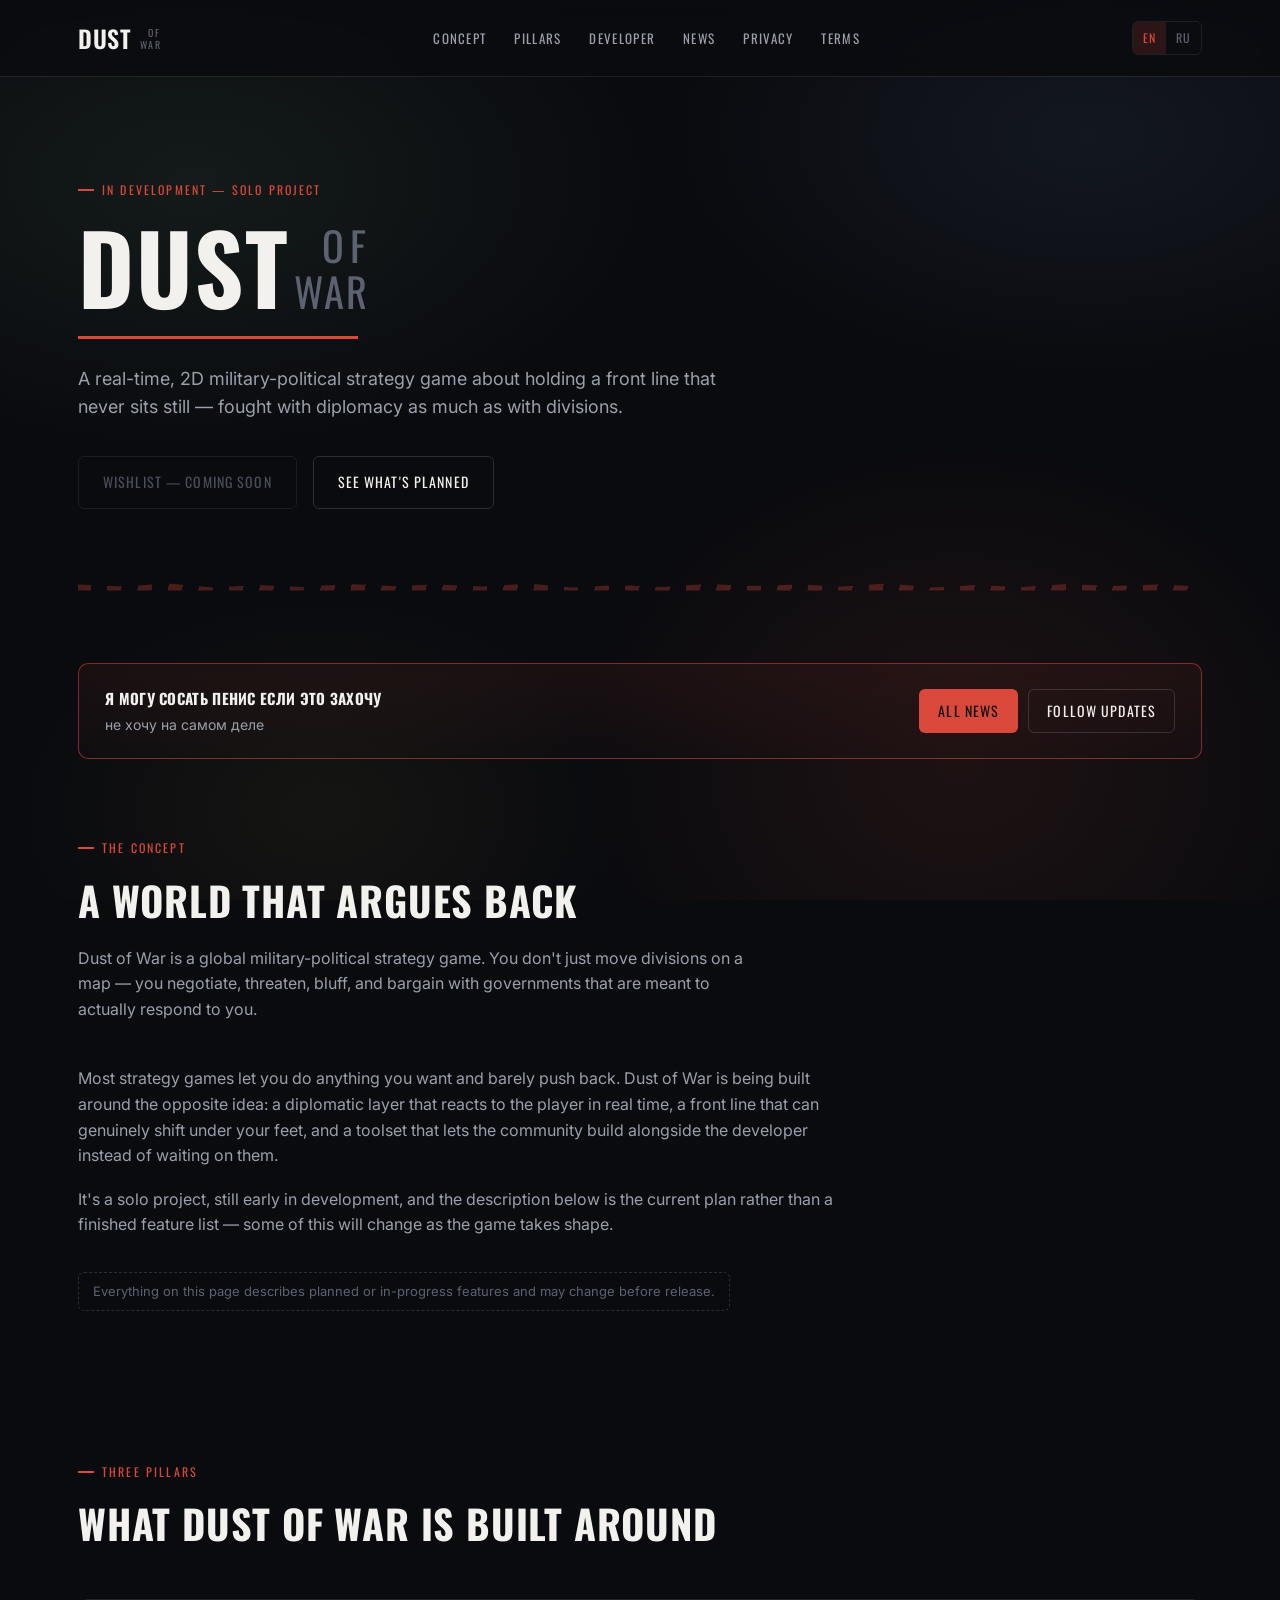
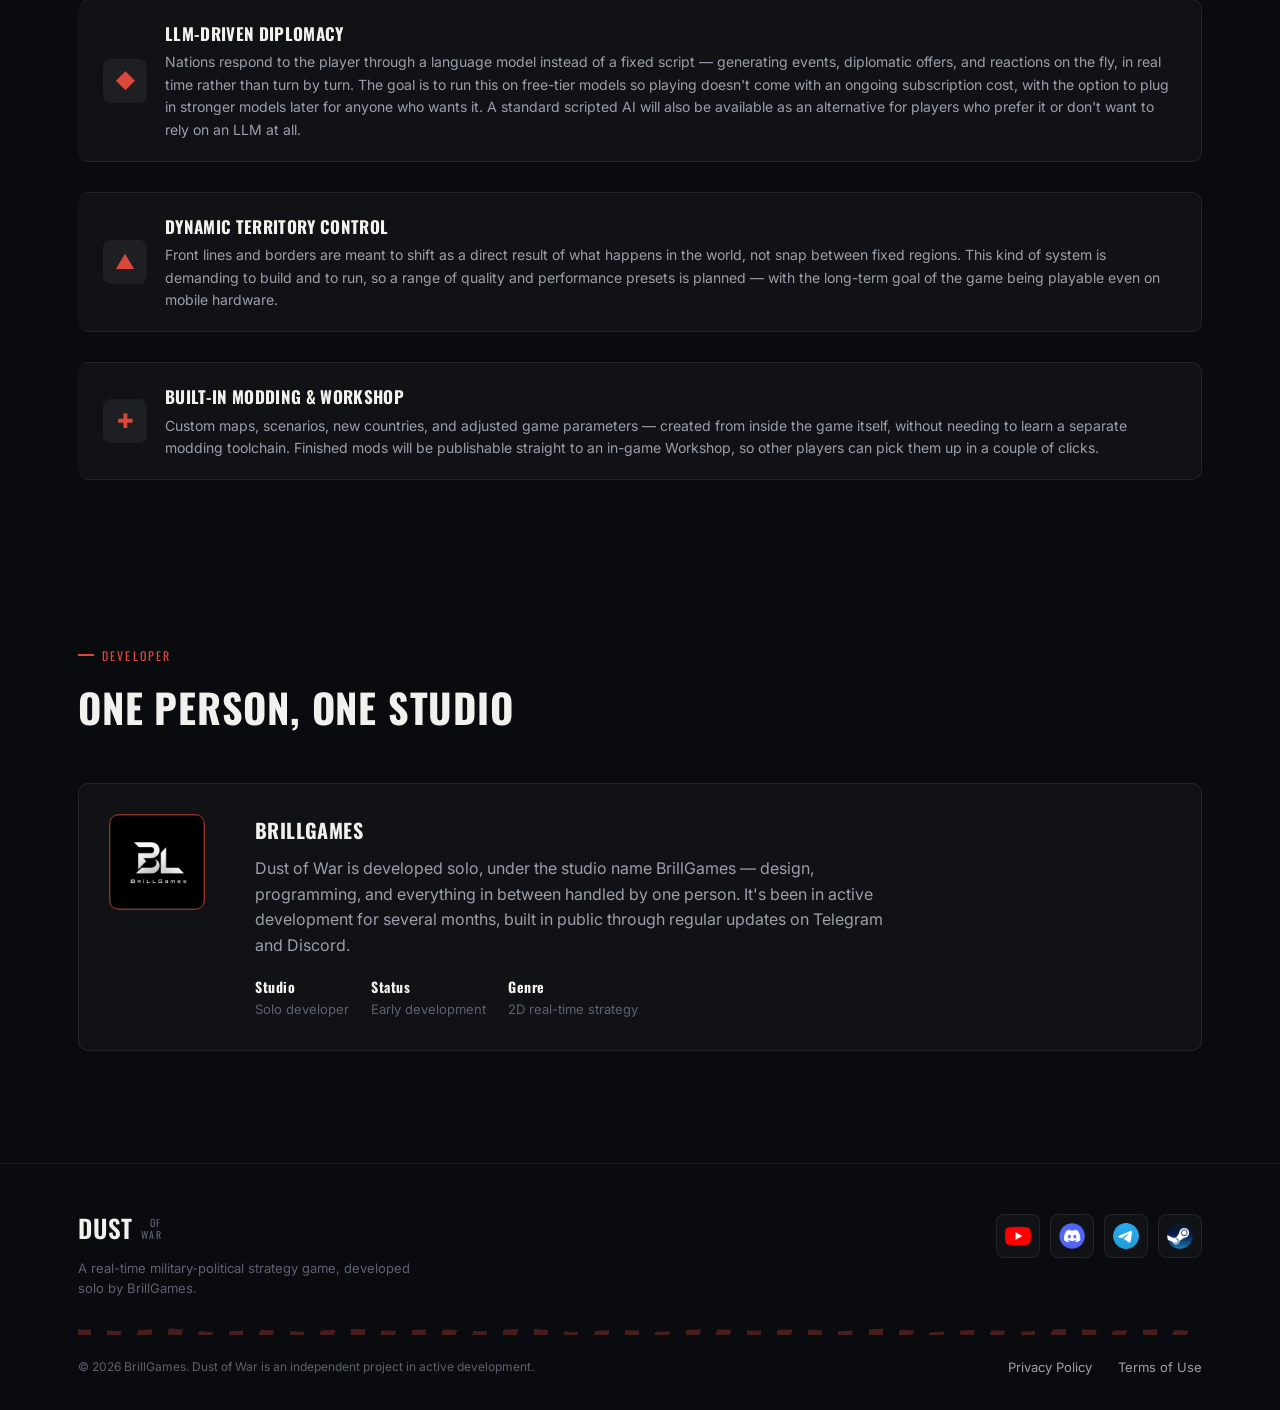
<file: index.html>
<!doctype html>
<html lang="en">
<head>
<meta charset="utf-8">
<title>Dust of War — a real-time military-political strategy game</title>
<meta name="description" content="Dust of War is a real-time military-political strategy game with LLM-driven diplomacy, dynamic territory control, and built-in modding — developed solo by BrillGames.">
<meta name="viewport" content="width=device-width, initial-scale=1">
<link rel="preconnect" href="https://fonts.googleapis.com">
<link rel="preconnect" href="https://fonts.gstatic.com" crossorigin>
<link href="https://fonts.googleapis.com/css2?family=Oswald:wght@400;500;600;700&family=Inter:wght@400;500;600&display=swap" rel="stylesheet">
<link rel="stylesheet" href="css/style.css">
</head>
<body>
<div class="bg-theatre" aria-hidden="true"></div>

<header class="site-header">
  <div class="wrap">
    <a href="index.html" class="brand">
      <span class="brand-main">DUST</span>
      <span class="brand-sub logo-stack"><span class="logo-of">OF</span><span class="logo-war">WAR</span></span>
    </a>
    <nav class="main-nav">
      <a href="index.html#concept">Concept</a>
      <a href="index.html#pillars">Pillars</a>
      <a href="index.html#developer">Developer</a>
      <a href="news.html">News</a>
      <a href="privacy.html">Privacy</a>
      <a href="terms.html">Terms</a>
    </nav>
    <div class="header-actions">
      <div class="lang-toggle">
        <a href="index.html" class="active">EN</a>
        <a href="ru/index.html">RU</a>
      </div>
      <button class="nav-toggle-btn" aria-label="Toggle menu" aria-expanded="false">☰</button>
    </div>
  </div>
</header>

<main>
  <!-- ---------------------------- HERO ---------------------------- -->
  <section class="hero">
    <div class="wrap">
      <div class="eyebrow">In development — solo project</div>
      <h1 class="hero-title">DUST<span class="dim logo-stack"><span class="logo-of">OF</span><span class="logo-war">WAR</span></span></h1>
      <div class="hero-underline"></div>
      <p class="hero-sub">A real-time, 2D military-political strategy game about holding a front line that never sits still — fought with diplomacy as much as with divisions.</p>
      <div class="hero-cta-row">
        <a href="#" class="btn btn-disabled" aria-disabled="true">Wishlist — coming soon</a>
        <a href="#pillars" class="btn btn-ghost">See what's planned</a>
      </div>
    </div>
  </section>

  <div class="wrap"><div class="frontline"></div></div>

  <!-- ---------------------------- NEWS ---------------------------- -->
  <section class="section" style="padding-bottom:0;">
    <div class="wrap">
      <div class="news-card" data-latest-news>
        <div>
          <h4><a href="news.html" data-latest-link>v0.2.5 beta build coming soon</a></h4>
          <p>Regular development diaries start soon — progress, new mechanics, and behind-the-scenes notes.</p>
        </div>
        <div class="news-card-actions">
          <a href="news.html" class="btn btn-primary" style="padding:10px 18px;">All news</a>
          <a href="https://t.me/brill_gamedev" target="_blank" rel="noopener" class="btn btn-ghost" style="padding:10px 18px;">Follow updates</a>
        </div>
      </div>
    </div>
  </section>

  <!-- ---------------------------- CONCEPT ---------------------------- -->
  <section class="section" id="concept">
    <div class="wrap">
      <div class="section-head">
        <div class="eyebrow">The concept</div>
        <h2>A world that argues back</h2>
        <p>Dust of War is a global military-political strategy game. You don't just move divisions on a map — you negotiate, threaten, bluff, and bargain with governments that are meant to actually respond to you.</p>
      </div>
      <div class="copy-block">
        <p>Most strategy games let you do anything you want and barely push back. Dust of War is being built around the opposite idea: a diplomatic layer that reacts to the player in real time, a front line that can genuinely shift under your feet, and a toolset that lets the community build alongside the developer instead of waiting on them.</p>
        <p>It's a solo project, still early in development, and the description below is the current plan rather than a finished feature list — some of this will change as the game takes shape.</p>
      </div>
      <div class="wip-note">Everything on this page describes planned or in-progress features and may change before release.</div>
    </div>
  </section>

  <!-- ---------------------------- PILLARS ---------------------------- -->
  <section class="section" id="pillars">
    <div class="wrap">
      <div class="section-head">
        <div class="eyebrow">Three pillars</div>
        <h2>What Dust of War is built around</h2>
      </div>

      <div class="features-grid">

        <div class="menu-card">
          <div class="menu-icon">◆</div>
          <div class="menu-text">
            <h3>LLM-driven diplomacy</h3>
            <p>Nations respond to the player through a language model instead of a fixed script — generating events, diplomatic offers, and reactions on the fly, in real time rather than turn by turn. The goal is to run this on free-tier models so playing doesn't come with an ongoing subscription cost, with the option to plug in stronger models later for anyone who wants it. A standard scripted AI will also be available as an alternative for players who prefer it or don't want to rely on an LLM at all.</p>
          </div>
        </div>

        <div class="menu-card">
          <div class="menu-icon">▲</div>
          <div class="menu-text">
            <h3>Dynamic territory control</h3>
            <p>Front lines and borders are meant to shift as a direct result of what happens in the world, not snap between fixed regions. This kind of system is demanding to build and to run, so a range of quality and performance presets is planned — with the long-term goal of the game being playable even on mobile hardware.</p>
          </div>
        </div>

        <div class="menu-card">
          <div class="menu-icon">✚</div>
          <div class="menu-text">
            <h3>Built-in modding &amp; Workshop</h3>
            <p>Custom maps, scenarios, new countries, and adjusted game parameters — created from inside the game itself, without needing to learn a separate modding toolchain. Finished mods will be publishable straight to an in-game Workshop, so other players can pick them up in a couple of clicks.</p>
          </div>
        </div>

      </div>
    </div>
  </section>

  <!-- ---------------------------- DEVELOPER ---------------------------- -->
  <section class="section" id="developer">
    <div class="wrap">
      <div class="section-head">
        <div class="eyebrow">Developer</div>
        <h2>One person, one studio</h2>
      </div>
      <div class="dev-panel">
        <div class="dev-mark"><img src="assets/studio-logo.png" alt="BrillGames" onerror="this.parentElement.textContent='BG';"></div>
        <div>
          <h3>BrillGames</h3>
          <p>Dust of War is developed solo, under the studio name BrillGames — design, programming, and everything in between handled by one person. It's been in active development for several months, built in public through regular updates on Telegram and Discord.</p>
          <div class="dev-meta">
            <div><strong>Studio</strong>Solo developer</div>
            <div><strong>Status</strong>Early development</div>
            <div><strong>Genre</strong>2D real-time strategy</div>
          </div>
        </div>
      </div>
    </div>
  </section>
</main>

<footer class="site-footer">
  <div class="wrap">
    <div class="footer-top">
      <div>
        <div class="brand" style="margin-bottom:10px;">
          <span class="brand-main" style="font-size:25px;">DUST</span>
          <span class="brand-sub logo-stack"><span class="logo-of">OF</span><span class="logo-war">WAR</span></span>
        </div>
        <p style="color:var(--text-faint); font-size:13px; max-width:340px; margin:0;">A real-time military-political strategy game, developed solo by BrillGames.</p>
      </div>
      <div class="social-row">
        <a class="social-icon" href="https://www.youtube.com/@BrillGamesss" target="_blank" rel="noopener" aria-label="YouTube">
          <img src="assets/icons/youtube.png" alt="" onerror="var p=this.parentElement; p.classList.add('placeholder'); p.textContent='YT';">
        </a>
        <a class="social-icon" href="https://discord.gg/ywq4z9wzdn" target="_blank" rel="noopener" aria-label="Discord">
          <img src="assets/icons/discord.png" alt="" onerror="var p=this.parentElement; p.classList.add('placeholder'); p.textContent='DS';">
        </a>
        <a class="social-icon" href="https://t.me/brill_gamedev" target="_blank" rel="noopener" aria-label="Telegram">
          <img src="assets/icons/telegram.png" alt="" onerror="var p=this.parentElement; p.classList.add('placeholder'); p.textContent='TG';">
        </a>
        <a class="social-icon btn-disabled" href="#" aria-disabled="true" aria-label="Wishlist — coming soon">
          <img src="assets/icons/wishlist.png" alt="" onerror="var p=this.parentElement; p.classList.add('placeholder'); p.textContent='WL';">
        </a>
      </div>
    </div>
    <div class="frontline" style="margin-bottom:22px;"></div>
    <div class="footer-bottom">
      <div>© <span data-year></span> BrillGames. Dust of War is an independent project in active development.</div>
      <div class="footer-links">
        <a href="privacy.html">Privacy Policy</a>
        <a href="terms.html">Terms of Use</a>
      </div>
    </div>
  </div>
</footer>

<script src="js/main.js"></script>
</body>
</html>
</file>
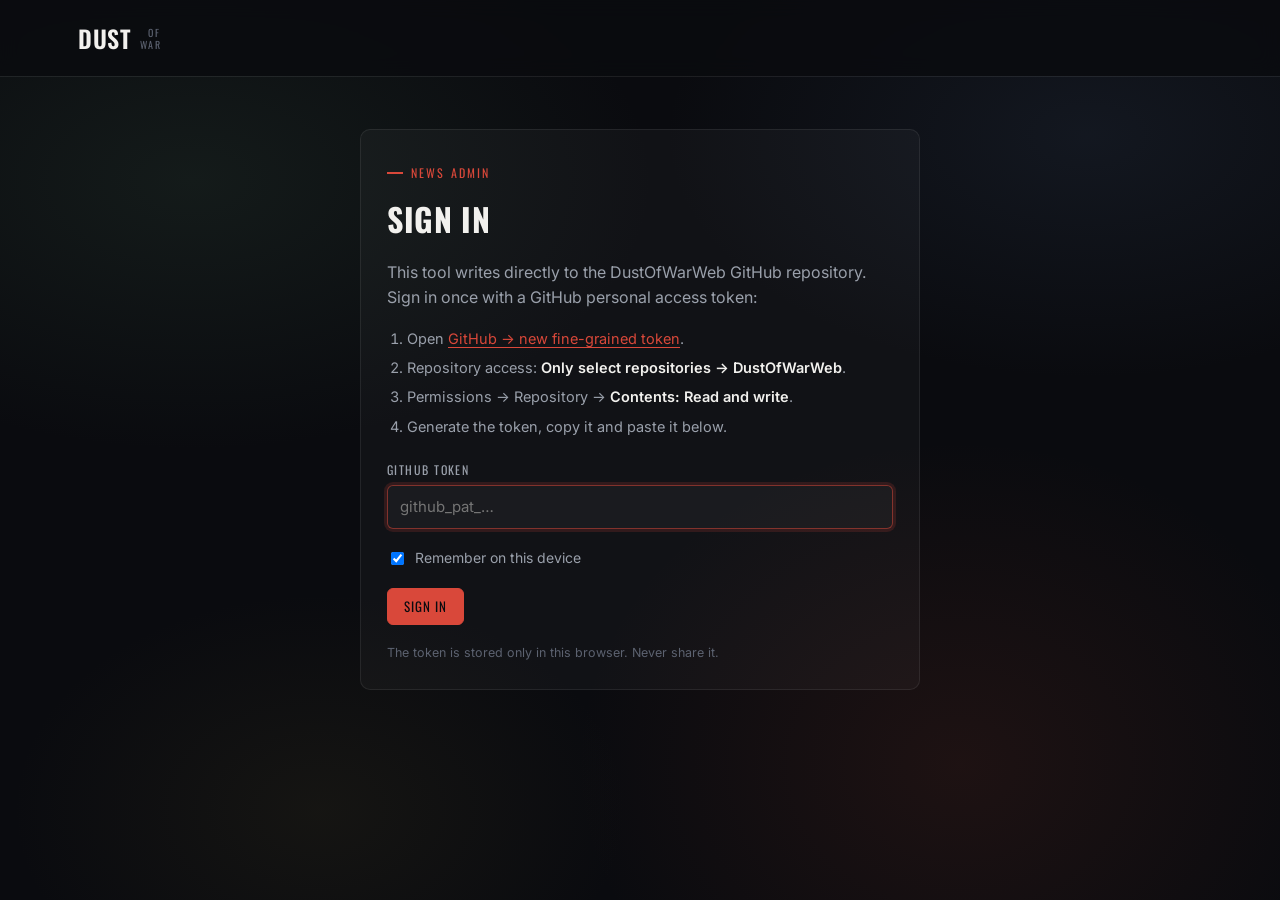
<file: admin/index.html>
<!doctype html>
<html lang="en">
<head>
<meta charset="utf-8">
<title>News admin — Dust of War</title>
<meta name="viewport" content="width=device-width, initial-scale=1">
<meta name="robots" content="noindex, nofollow">
<link rel="preconnect" href="https://fonts.googleapis.com">
<link rel="preconnect" href="https://fonts.gstatic.com" crossorigin>
<link href="https://fonts.googleapis.com/css2?family=Oswald:wght@400;500;600;700&family=Inter:wght@400;500;600&display=swap" rel="stylesheet">
<link rel="stylesheet" href="../css/style.css">
<link rel="stylesheet" href="admin.css">
</head>
<body class="admin">
<div class="bg-theatre" aria-hidden="true"></div>
<header class="site-header">
  <div class="wrap">
    <a href="#/" class="brand">
      <span class="brand-main">DUST</span>
      <span class="brand-sub logo-stack"><span class="logo-of">OF</span><span class="logo-war">WAR</span></span>
    </a>
    <div class="admin-head-actions" id="head-actions"></div>
  </div>
</header>
<main class="wrap admin-main" id="app">
  <noscript>This tool needs JavaScript.</noscript>
</main>
<div id="toast" class="toast" role="status" aria-live="polite" hidden></div>
<script type="module" src="admin.js"></script>
</body>
</html>
</file>
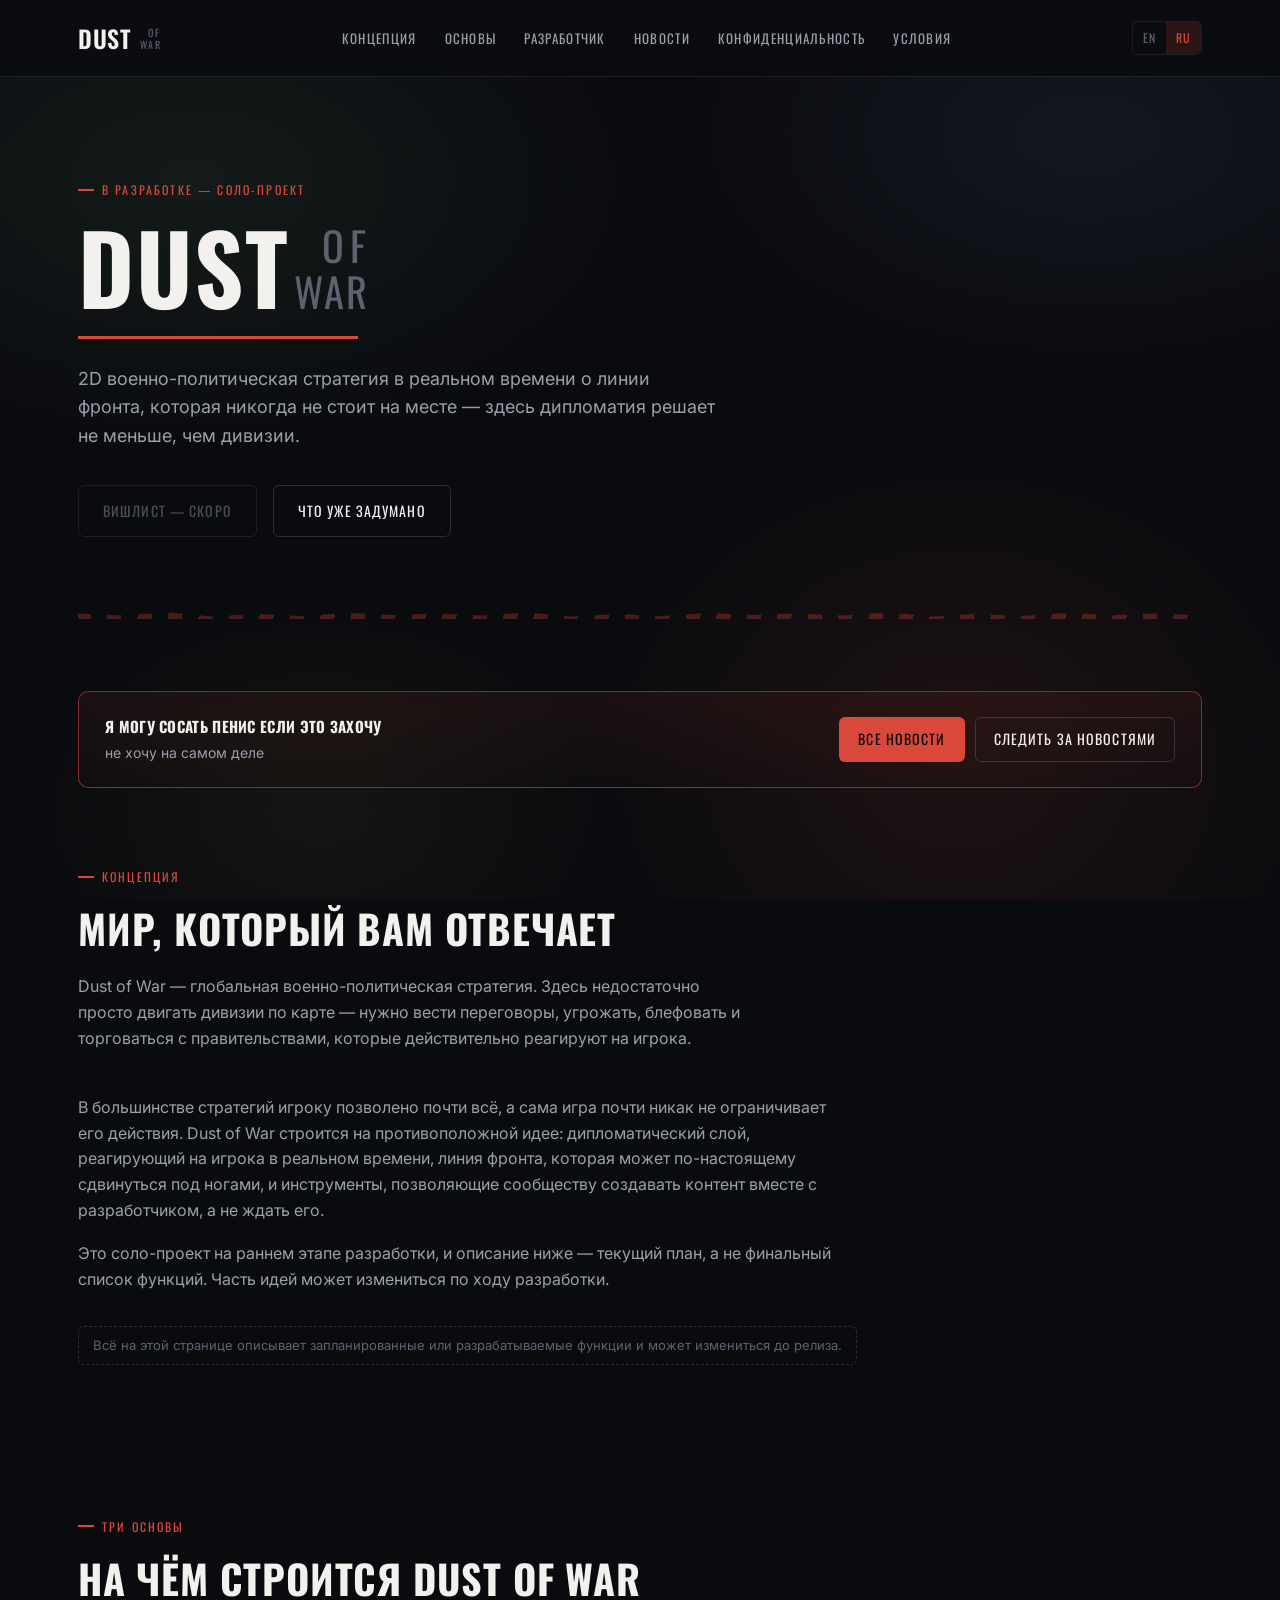
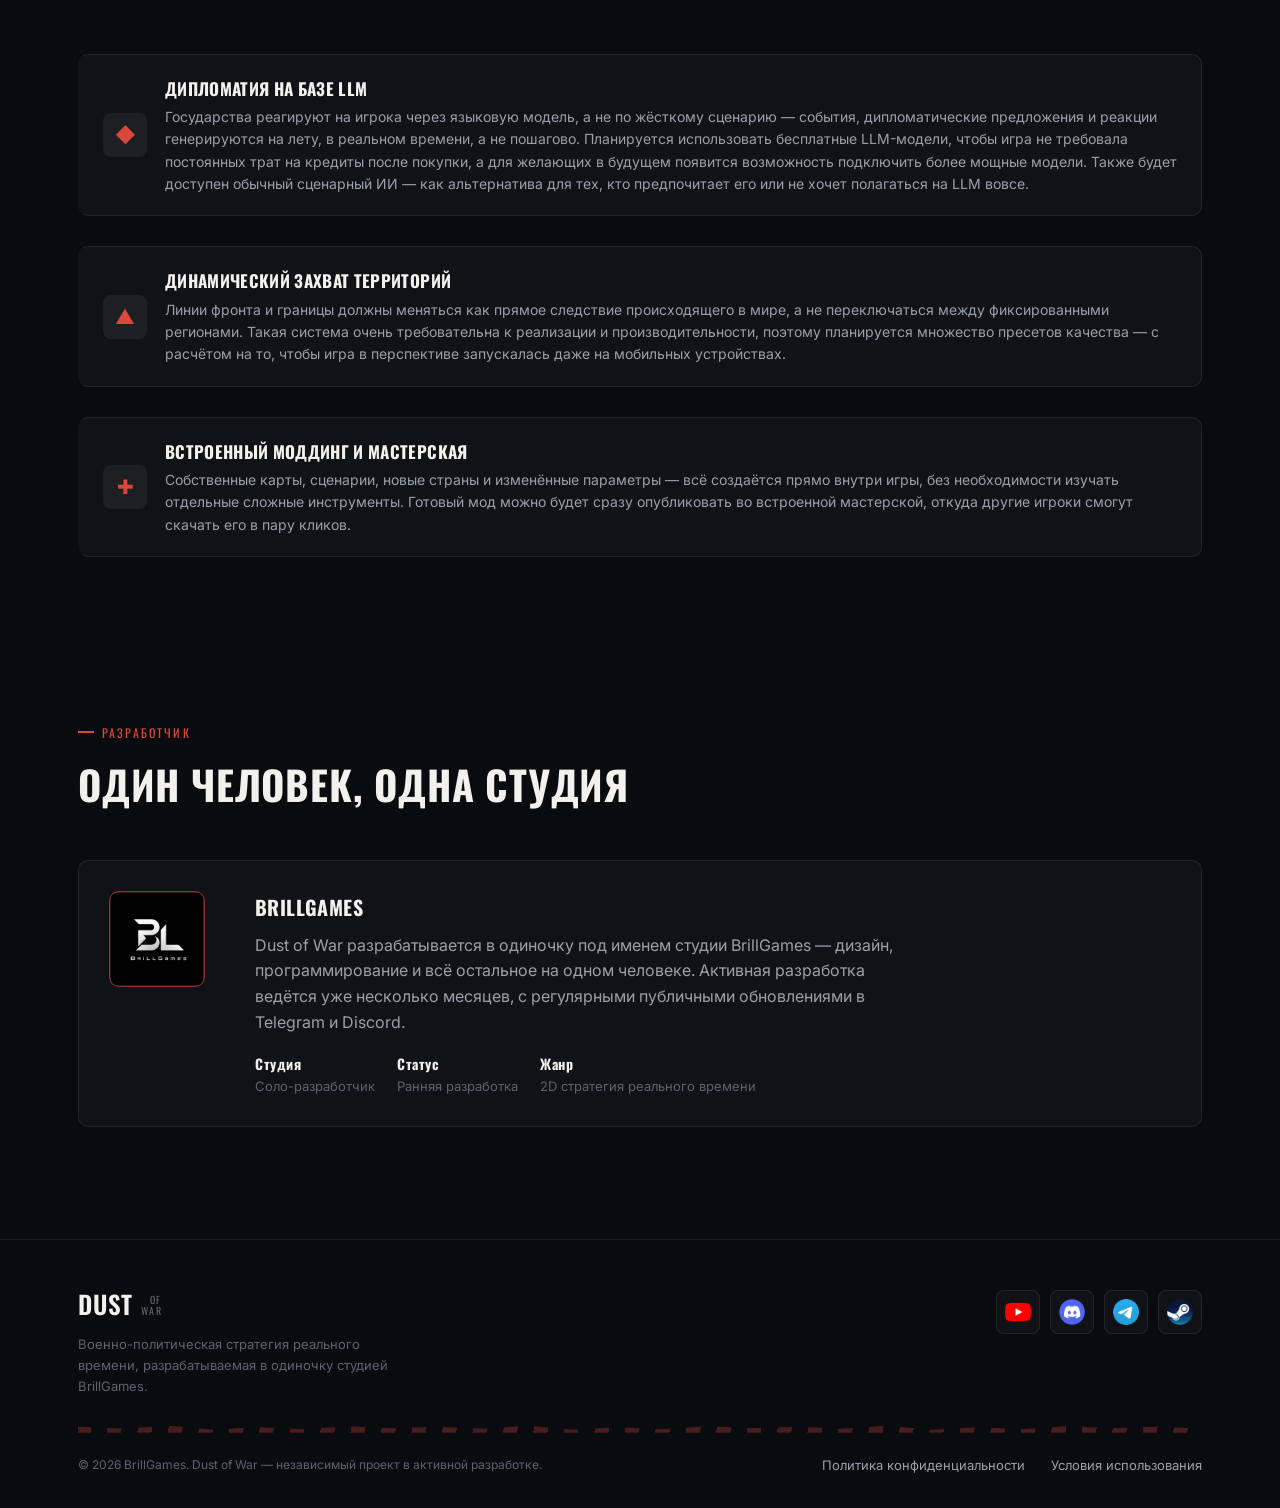
<file: ru/index.html>
<!doctype html>
<html lang="ru">
<head>
<meta charset="utf-8">
<title>Dust of War — военно-политическая стратегия в реальном времени</title>
<meta name="description" content="Dust of War — военно-политическая стратегия в реальном времени с дипломатией на базе LLM, динамическим захватом территорий и встроенным моддингом. Разработчик — BrillGames.">
<meta name="viewport" content="width=device-width, initial-scale=1">
<link rel="preconnect" href="https://fonts.googleapis.com">
<link rel="preconnect" href="https://fonts.gstatic.com" crossorigin>
<link href="https://fonts.googleapis.com/css2?family=Oswald:wght@400;500;600;700&family=Inter:wght@400;500;600&display=swap" rel="stylesheet">
<link rel="stylesheet" href="../css/style.css">
</head>
<body>
<div class="bg-theatre" aria-hidden="true"></div>

<header class="site-header">
  <div class="wrap">
    <a href="index.html" class="brand">
      <span class="brand-main">DUST</span>
      <span class="brand-sub logo-stack"><span class="logo-of">OF</span><span class="logo-war">WAR</span></span>
    </a>
    <nav class="main-nav">
      <a href="index.html#concept">Концепция</a>
      <a href="index.html#pillars">Основы</a>
      <a href="index.html#developer">Разработчик</a>
      <a href="news.html">Новости</a>
      <a href="privacy.html">Конфиденциальность</a>
      <a href="terms.html">Условия</a>
    </nav>
    <div class="header-actions">
      <div class="lang-toggle">
        <a href="../index.html">EN</a>
        <a href="index.html" class="active">RU</a>
      </div>
      <button class="nav-toggle-btn" aria-label="Открыть меню" aria-expanded="false">☰</button>
    </div>
  </div>
</header>

<main>
  <!-- ---------------------------- HERO ---------------------------- -->
  <section class="hero">
    <div class="wrap">
      <div class="eyebrow">В разработке — соло-проект</div>
      <h1 class="hero-title">DUST<span class="dim logo-stack"><span class="logo-of">OF</span><span class="logo-war">WAR</span></span></h1>
      <div class="hero-underline"></div>
      <p class="hero-sub">2D военно-политическая стратегия в реальном времени о линии фронта, которая никогда не стоит на месте — здесь дипломатия решает не меньше, чем дивизии.</p>
      <div class="hero-cta-row">
        <a href="#" class="btn btn-disabled" aria-disabled="true">Вишлист — скоро</a>
        <a href="#pillars" class="btn btn-ghost">Что уже задумано</a>
      </div>
    </div>
  </section>

  <div class="wrap"><div class="frontline"></div></div>

  <!-- ---------------------------- NEWS ---------------------------- -->
  <section class="section" style="padding-bottom:0;">
    <div class="wrap">
      <div class="news-card" data-latest-news>
        <div>
          <h4><a href="news.html" data-latest-link>Скоро бета-сборка v0.2.5</a></h4>
          <p>Совсем скоро начнутся регулярные дневники разработки — прогресс, новые механики и закулисные заметки.</p>
        </div>
        <div class="news-card-actions">
          <a href="news.html" class="btn btn-primary" style="padding:10px 18px;">Все новости</a>
          <a href="https://t.me/brill_gamedev" target="_blank" rel="noopener" class="btn btn-ghost" style="padding:10px 18px;">Следить за новостями</a>
        </div>
      </div>
    </div>
  </section>

  <!-- ---------------------------- CONCEPT ---------------------------- -->
  <section class="section" id="concept">
    <div class="wrap">
      <div class="section-head">
        <div class="eyebrow">Концепция</div>
        <h2>Мир, который вам отвечает</h2>
        <p>Dust of War — глобальная военно-политическая стратегия. Здесь недостаточно просто двигать дивизии по карте — нужно вести переговоры, угрожать, блефовать и торговаться с правительствами, которые действительно реагируют на игрока.</p>
      </div>
      <div class="copy-block">
        <p>В большинстве стратегий игроку позволено почти всё, а сама игра почти никак не ограничивает его действия. Dust of War строится на противоположной идее: дипломатический слой, реагирующий на игрока в реальном времени, линия фронта, которая может по-настоящему сдвинуться под ногами, и инструменты, позволяющие сообществу создавать контент вместе с разработчиком, а не ждать его.</p>
        <p>Это соло-проект на раннем этапе разработки, и описание ниже — текущий план, а не финальный список функций. Часть идей может измениться по ходу разработки.</p>
      </div>
      <div class="wip-note">Всё на этой странице описывает запланированные или разрабатываемые функции и может измениться до релиза.</div>
    </div>
  </section>

  <!-- ---------------------------- PILLARS ---------------------------- -->
  <section class="section" id="pillars">
    <div class="wrap">
      <div class="section-head">
        <div class="eyebrow">Три основы</div>
        <h2>На чём строится Dust of War</h2>
      </div>

      <div class="features-grid">

        <div class="menu-card">
          <div class="menu-icon">◆</div>
          <div class="menu-text">
            <h3>Дипломатия на базе LLM</h3>
            <p>Государства реагируют на игрока через языковую модель, а не по жёсткому сценарию — события, дипломатические предложения и реакции генерируются на лету, в реальном времени, а не пошагово. Планируется использовать бесплатные LLM-модели, чтобы игра не требовала постоянных трат на кредиты после покупки, а для желающих в будущем появится возможность подключить более мощные модели. Также будет доступен обычный сценарный ИИ — как альтернатива для тех, кто предпочитает его или не хочет полагаться на LLM вовсе.</p>
          </div>
        </div>

        <div class="menu-card">
          <div class="menu-icon">▲</div>
          <div class="menu-text">
            <h3>Динамический захват территорий</h3>
            <p>Линии фронта и границы должны меняться как прямое следствие происходящего в мире, а не переключаться между фиксированными регионами. Такая система очень требовательна к реализации и производительности, поэтому планируется множество пресетов качества — с расчётом на то, чтобы игра в перспективе запускалась даже на мобильных устройствах.</p>
          </div>
        </div>

        <div class="menu-card">
          <div class="menu-icon">✚</div>
          <div class="menu-text">
            <h3>Встроенный моддинг и мастерская</h3>
            <p>Собственные карты, сценарии, новые страны и изменённые параметры — всё создаётся прямо внутри игры, без необходимости изучать отдельные сложные инструменты. Готовый мод можно будет сразу опубликовать во встроенной мастерской, откуда другие игроки смогут скачать его в пару кликов.</p>
          </div>
        </div>

      </div>
    </div>
  </section>

  <!-- ---------------------------- DEVELOPER ---------------------------- -->
  <section class="section" id="developer">
    <div class="wrap">
      <div class="section-head">
        <div class="eyebrow">Разработчик</div>
        <h2>Один человек, одна студия</h2>
      </div>
      <div class="dev-panel">
        <div class="dev-mark"><img src="../assets/studio-logo.png" alt="BrillGames" onerror="this.parentElement.textContent='BG';"></div>
        <div>
          <h3>BrillGames</h3>
          <p>Dust of War разрабатывается в одиночку под именем студии BrillGames — дизайн, программирование и всё остальное на одном человеке. Активная разработка ведётся уже несколько месяцев, с регулярными публичными обновлениями в Telegram и Discord.</p>
          <div class="dev-meta">
            <div><strong>Студия</strong>Соло-разработчик</div>
            <div><strong>Статус</strong>Ранняя разработка</div>
            <div><strong>Жанр</strong>2D стратегия реального времени</div>
          </div>
        </div>
      </div>
    </div>
  </section>
</main>

<footer class="site-footer">
  <div class="wrap">
    <div class="footer-top">
      <div>
        <div class="brand" style="margin-bottom:10px;">
          <span class="brand-main" style="font-size:25px;">DUST</span>
          <span class="brand-sub logo-stack"><span class="logo-of">OF</span><span class="logo-war">WAR</span></span>
        </div>
        <p style="color:var(--text-faint); font-size:13px; max-width:340px; margin:0;">Военно-политическая стратегия реального времени, разрабатываемая в одиночку студией BrillGames.</p>
      </div>
      <div class="social-row">
        <a class="social-icon" href="https://www.youtube.com/@BrillGamesss" target="_blank" rel="noopener" aria-label="YouTube">
          <img src="../assets/icons/youtube.png" alt="" onerror="var p=this.parentElement; p.classList.add('placeholder'); p.textContent='YT';">
        </a>
        <a class="social-icon" href="https://discord.gg/ywq4z9wzdn" target="_blank" rel="noopener" aria-label="Discord">
          <img src="../assets/icons/discord.png" alt="" onerror="var p=this.parentElement; p.classList.add('placeholder'); p.textContent='DS';">
        </a>
        <a class="social-icon" href="https://t.me/brill_gamedev" target="_blank" rel="noopener" aria-label="Telegram">
          <img src="../assets/icons/telegram.png" alt="" onerror="var p=this.parentElement; p.classList.add('placeholder'); p.textContent='TG';">
        </a>
        <a class="social-icon btn-disabled" href="#" aria-disabled="true" aria-label="Вишлист — скоро">
          <img src="../assets/icons/wishlist.png" alt="" onerror="var p=this.parentElement; p.classList.add('placeholder'); p.textContent='WL';">
        </a>
      </div>
    </div>
    <div class="frontline" style="margin-bottom:22px;"></div>
    <div class="footer-bottom">
      <div>© <span data-year></span> BrillGames. Dust of War — независимый проект в активной разработке.</div>
      <div class="footer-links">
        <a href="privacy.html">Политика конфиденциальности</a>
        <a href="terms.html">Условия использования</a>
      </div>
    </div>
  </div>
</footer>

<script src="../js/main.js"></script>
</body>
</html>
</file>
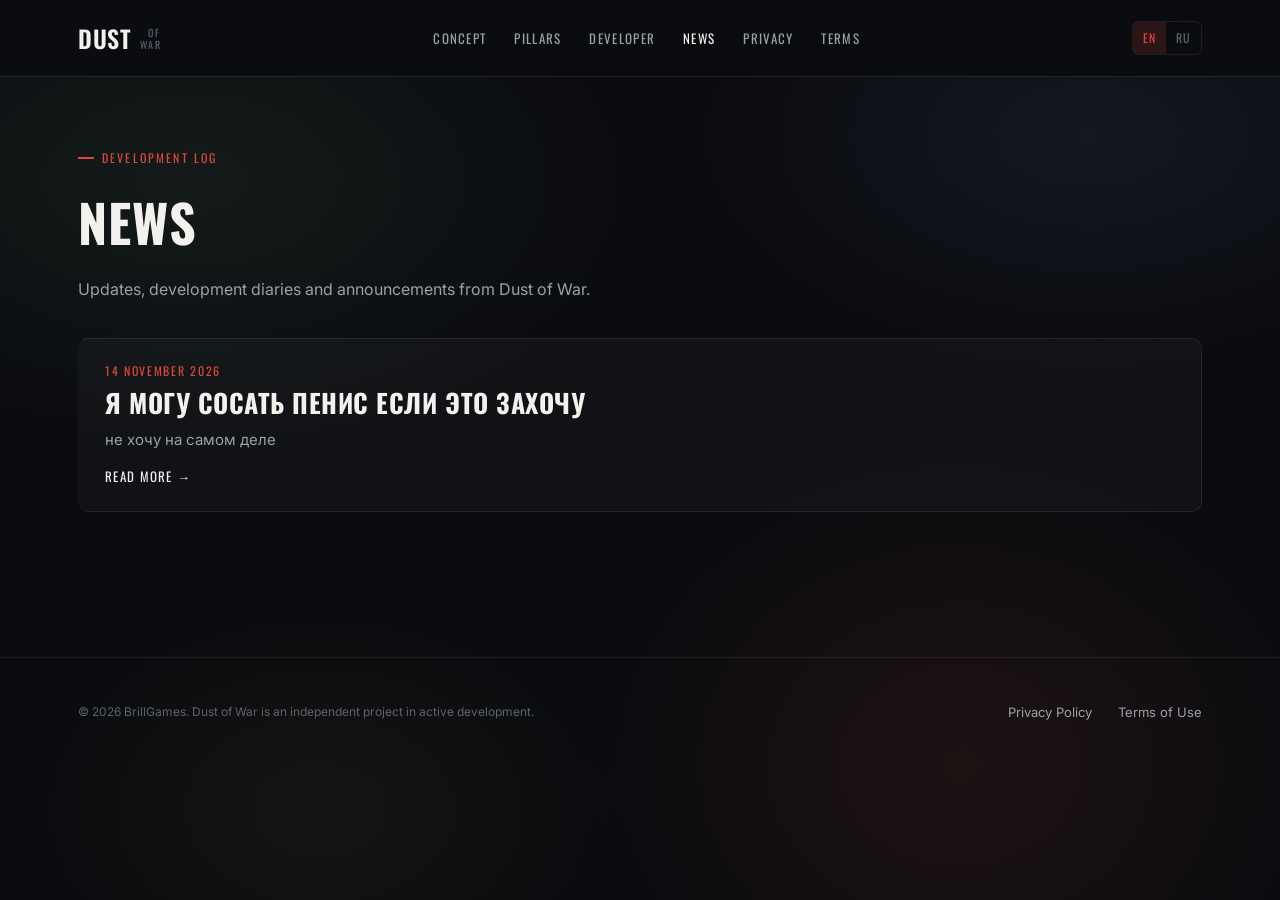
<file: news.html>
<!doctype html>
<html lang="en">
<head>
<meta charset="utf-8">
<title>News — Dust of War</title>
<meta name="description" content="News, development diaries and announcements for Dust of War, a real-time military-political strategy game by BrillGames.">
<meta name="viewport" content="width=device-width, initial-scale=1">
<link rel="preconnect" href="https://fonts.googleapis.com">
<link rel="preconnect" href="https://fonts.gstatic.com" crossorigin>
<link href="https://fonts.googleapis.com/css2?family=Oswald:wght@400;500;600;700&family=Inter:wght@400;500;600&display=swap" rel="stylesheet">
<link rel="stylesheet" href="css/style.css">
</head>
<body class="news-page">
<div class="bg-theatre" aria-hidden="true"></div>

<header class="site-header">
  <div class="wrap">
    <a href="index.html" class="brand">
      <span class="brand-main">DUST</span>
      <span class="brand-sub logo-stack"><span class="logo-of">OF</span><span class="logo-war">WAR</span></span>
    </a>
    <nav class="main-nav">
      <a href="index.html#concept">Concept</a>
      <a href="index.html#pillars">Pillars</a>
      <a href="index.html#developer">Developer</a>
      <a href="news.html" class="active">News</a>
      <a href="privacy.html">Privacy</a>
      <a href="terms.html">Terms</a>
    </nav>
    <div class="header-actions">
      <div class="lang-toggle">
        <a href="news.html" class="active">EN</a>
        <a href="ru/news.html">RU</a>
      </div>
      <button class="nav-toggle-btn" aria-label="Toggle menu" aria-expanded="false">☰</button>
    </div>
  </div>
</header>

<main>
  <section class="news-hero">
    <div class="wrap">
      <div class="eyebrow">Development log</div>
      <h1>News</h1>
      <p>Updates, development diaries and announcements from Dust of War.</p>
    </div>
  </section>
  <section>
    <div class="wrap">
      <div id="news-list" class="news-list" aria-live="polite"></div>
    </div>
  </section>
</main>

<footer class="site-footer">
  <div class="wrap">
    <div class="footer-bottom">
      <div>© <span data-year></span> BrillGames. Dust of War is an independent project in active development.</div>
      <div class="footer-links">
        <a href="privacy.html">Privacy Policy</a>
        <a href="terms.html">Terms of Use</a>
      </div>
    </div>
  </div>
</footer>

<script src="js/main.js"></script>
<script src="js/news.js"></script>
</body>
</html>
</file>
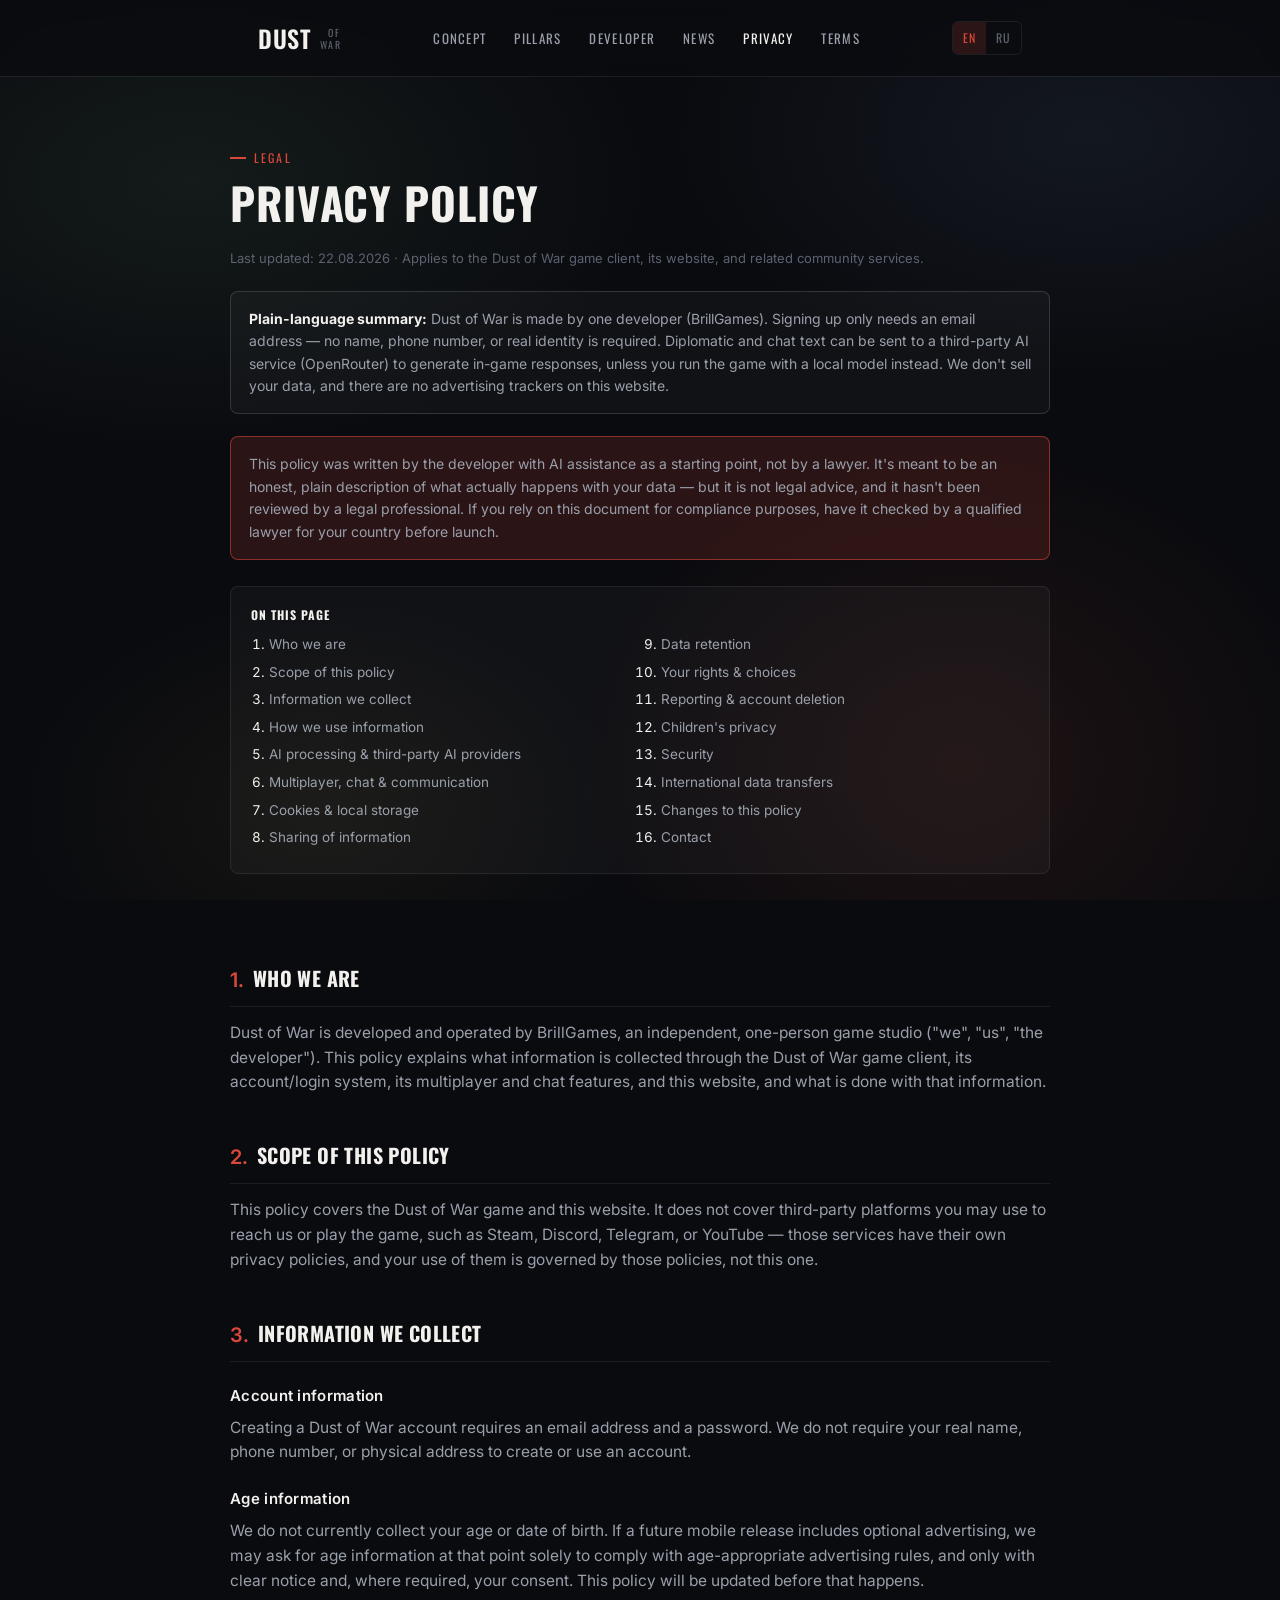
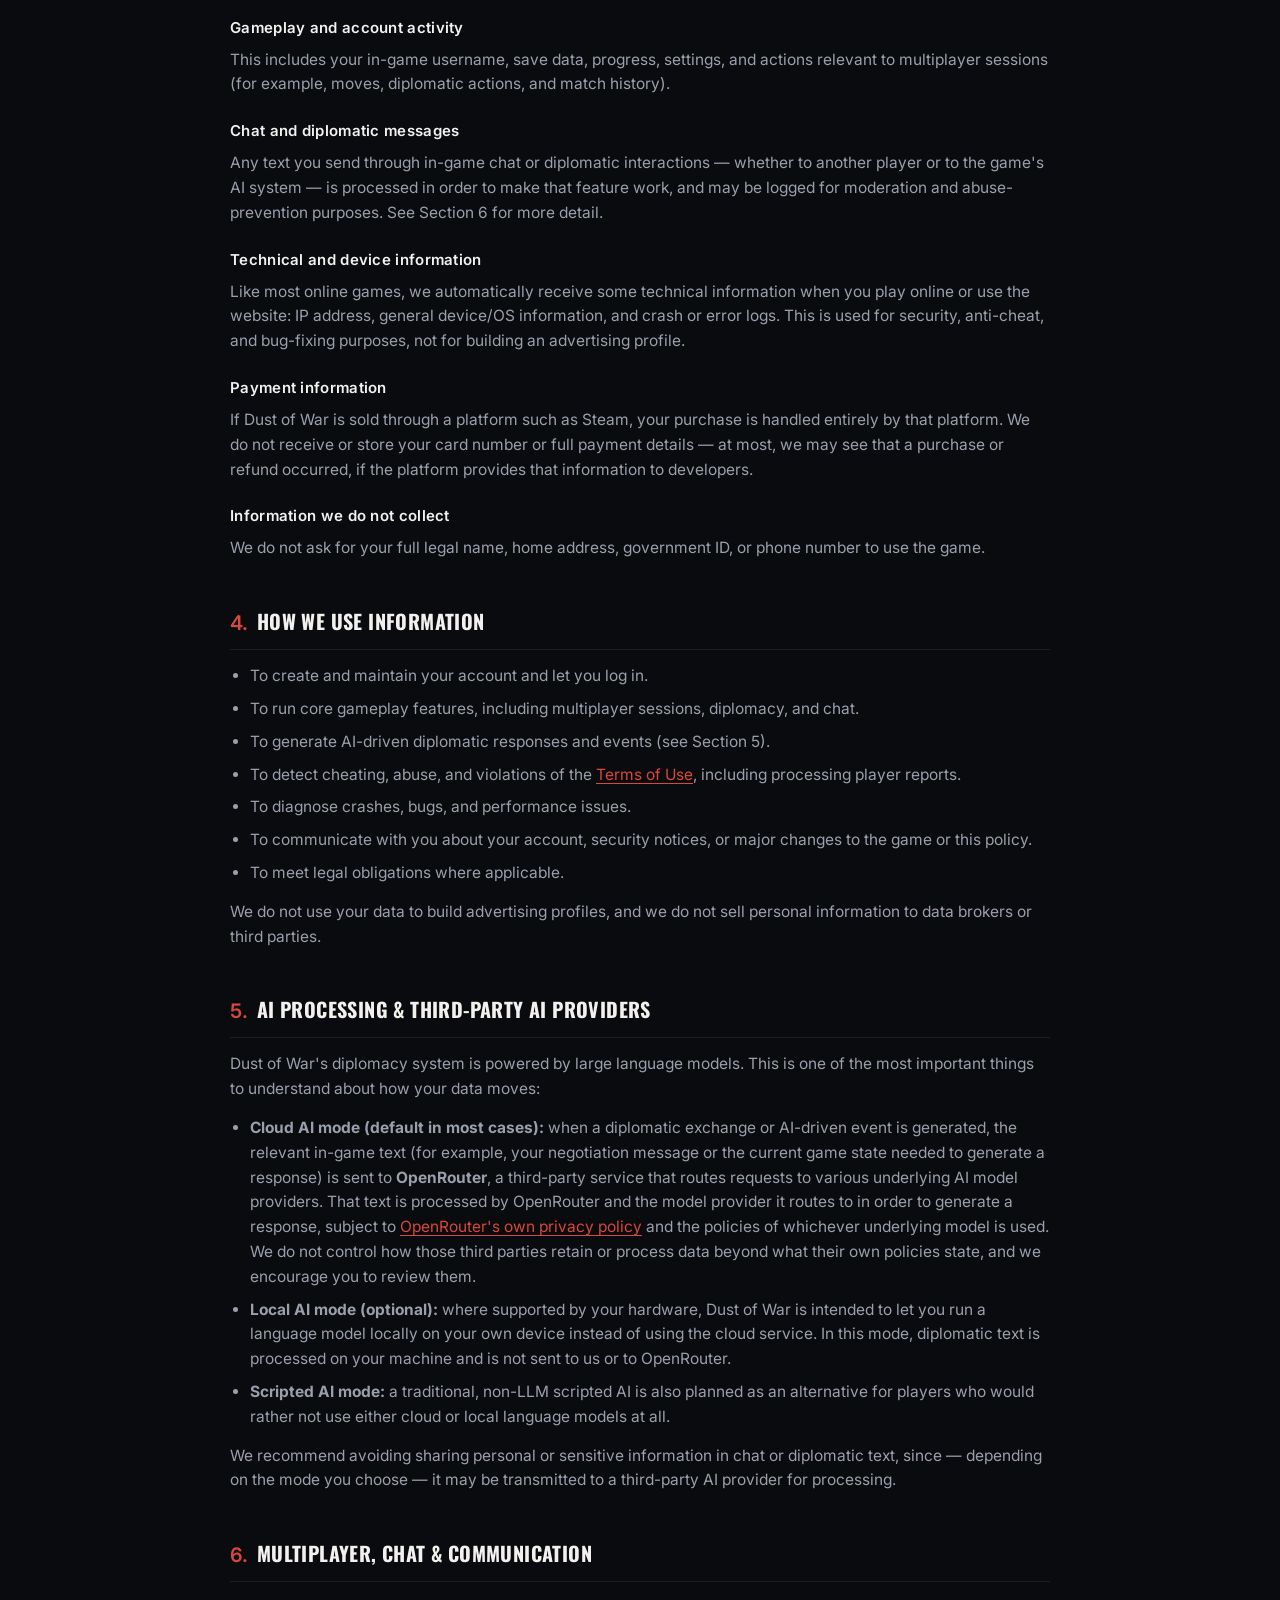
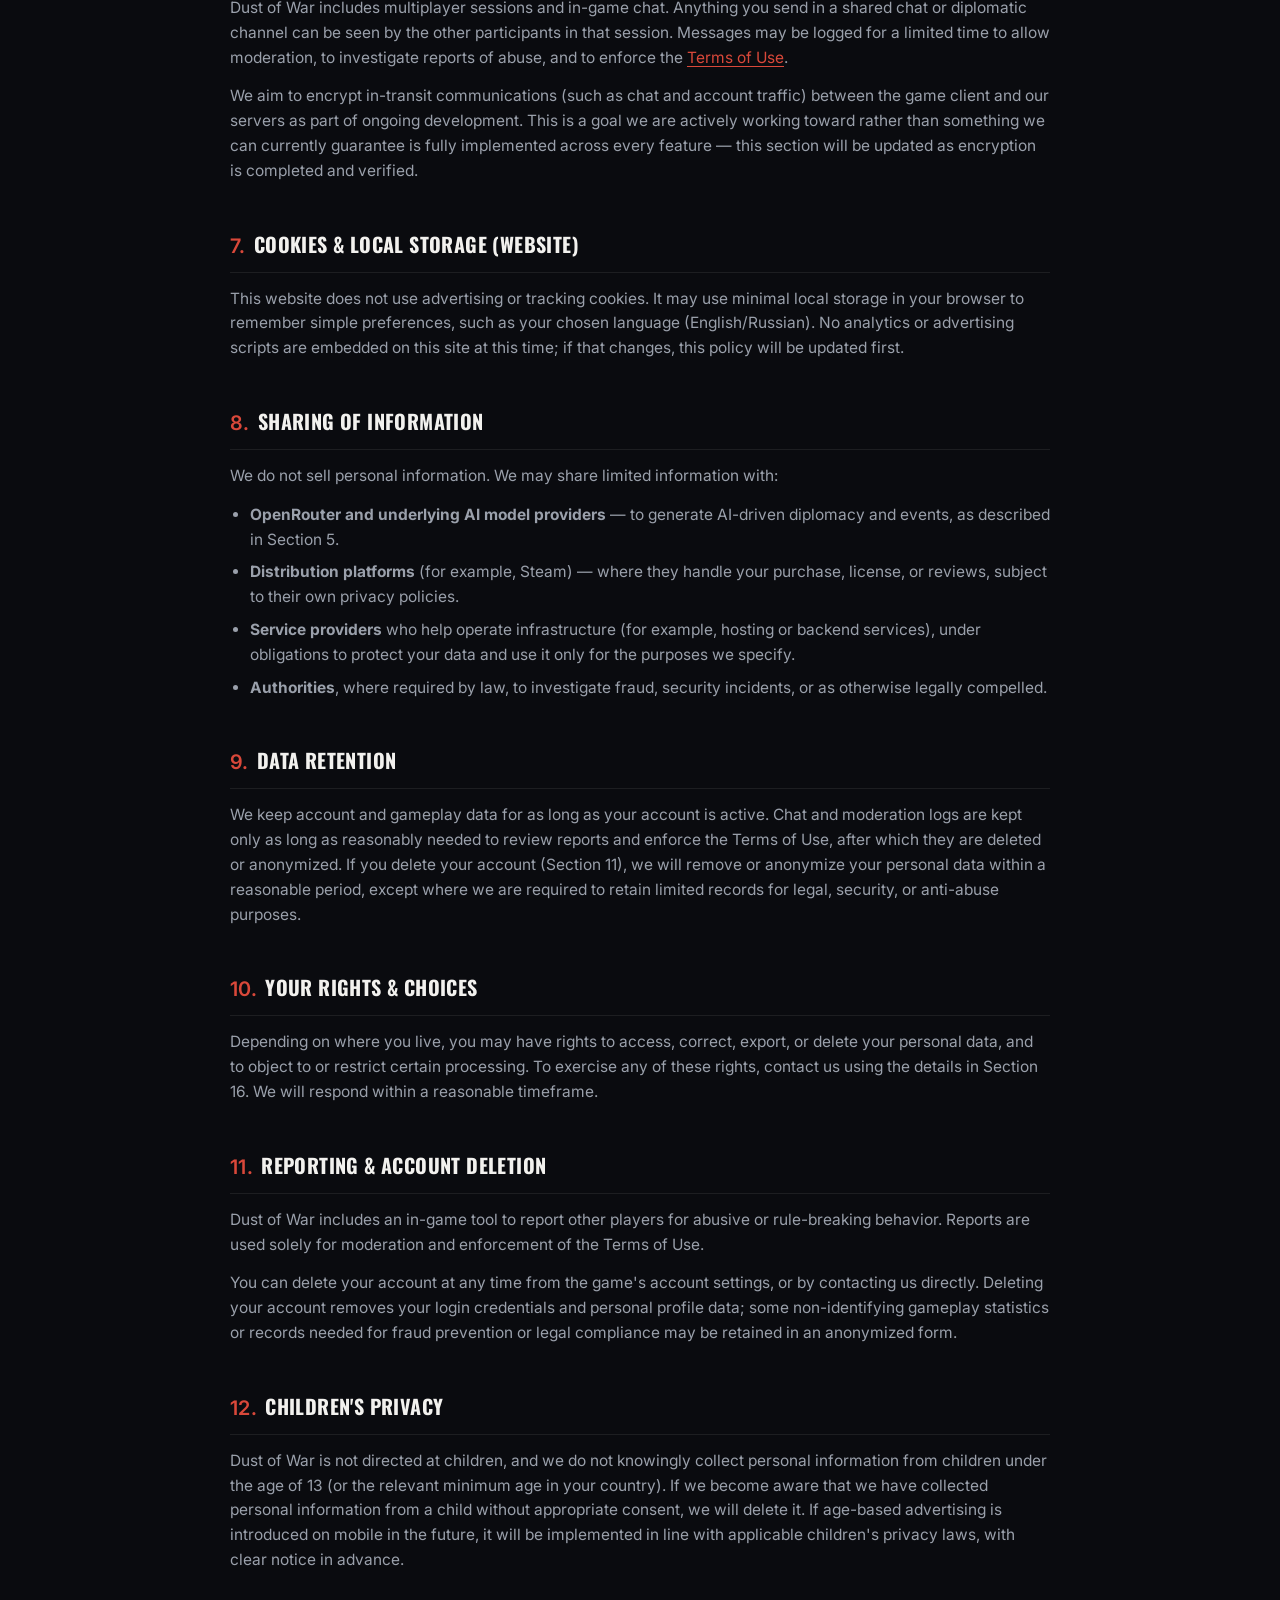
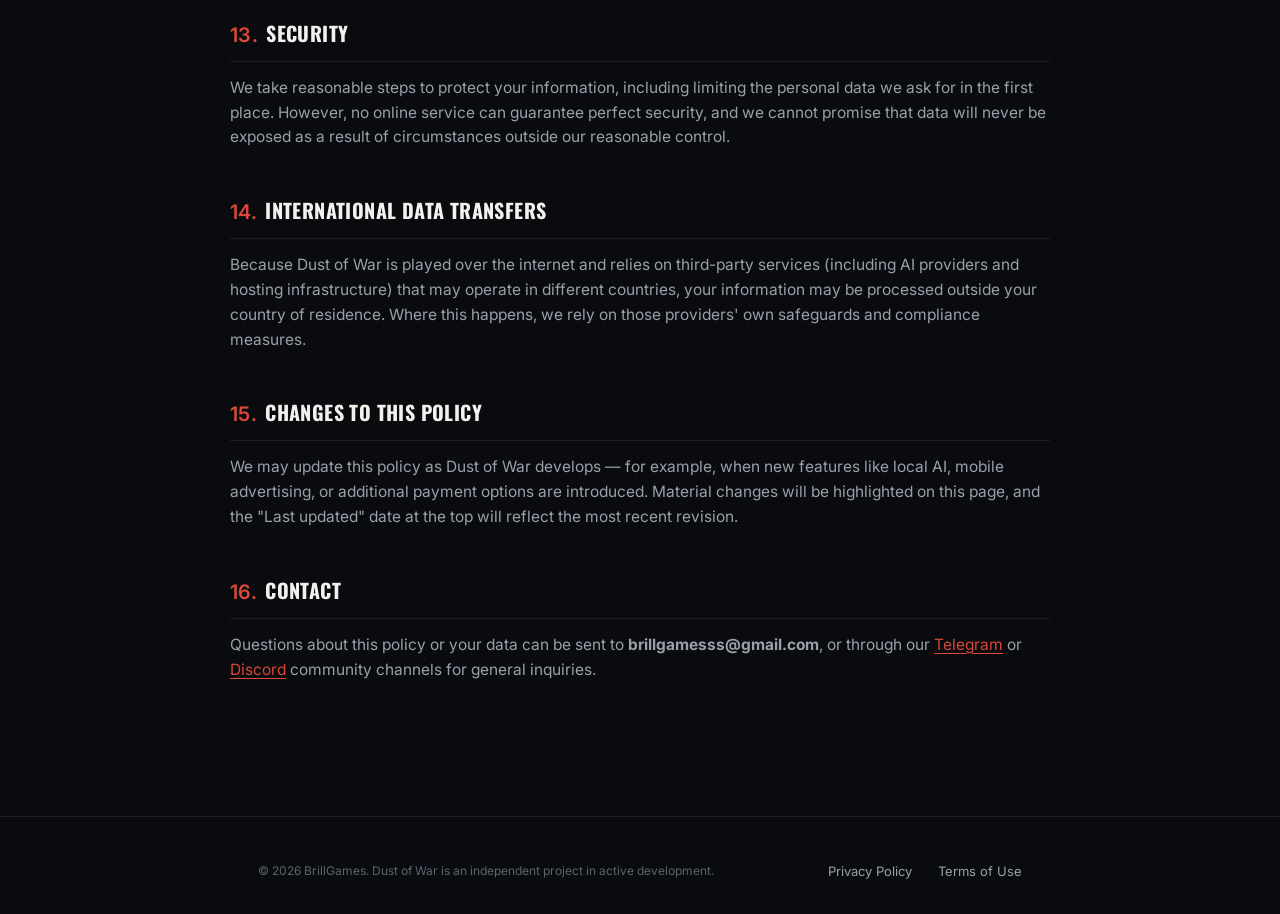
<file: privacy.html>
<!doctype html>
<html lang="en">
<head>
<meta charset="utf-8">
<title>Privacy Policy — Dust of War</title>
<meta name="viewport" content="width=device-width, initial-scale=1">
<link rel="preconnect" href="https://fonts.googleapis.com">
<link rel="preconnect" href="https://fonts.gstatic.com" crossorigin>
<link href="https://fonts.googleapis.com/css2?family=Oswald:wght@400;500;600;700&family=Inter:wght@400;500;600&display=swap" rel="stylesheet">
<link rel="stylesheet" href="css/style.css">
</head>
<body class="legal-page">
<div class="bg-theatre" aria-hidden="true"></div>

<header class="site-header">
  <div class="wrap">
    <a href="index.html" class="brand">
      <span class="brand-main">DUST</span>
      <span class="brand-sub logo-stack"><span class="logo-of">OF</span><span class="logo-war">WAR</span></span>
    </a>
    <nav class="main-nav">
      <a href="index.html#concept">Concept</a>
      <a href="index.html#pillars">Pillars</a>
      <a href="index.html#developer">Developer</a>
      <a href="news.html">News</a>
      <a href="privacy.html" class="active">Privacy</a>
      <a href="terms.html">Terms</a>
    </nav>
    <div class="header-actions">
      <div class="lang-toggle">
        <a href="privacy.html" class="active">EN</a>
        <a href="ru/privacy.html">RU</a>
      </div>
      <button class="nav-toggle-btn" aria-label="Toggle menu" aria-expanded="false">☰</button>
    </div>
  </div>
</header>

<main>
  <div class="wrap legal-hero">
    <div class="eyebrow">Legal</div>
    <h1>Privacy Policy</h1>
    <p class="legal-updated">Last updated: 22.08.2026 · Applies to the Dust of War game client, its website, and related community services.</p>

    <div class="legal-notice">
      <strong style="color:var(--text);">Plain-language summary:</strong> Dust of War is made by one developer (BrillGames). Signing up only needs an email address — no name, phone number, or real identity is required. Diplomatic and chat text can be sent to a third-party AI service (OpenRouter) to generate in-game responses, unless you run the game with a local model instead. We don't sell your data, and there are no advertising trackers on this website.
    </div>
    <div class="legal-notice" style="border-color:var(--accent-line); background:var(--accent-dim);">
      This policy was written by the developer with AI assistance as a starting point, not by a lawyer. It's meant to be an honest, plain description of what actually happens with your data — but it is not legal advice, and it hasn't been reviewed by a legal professional. If you rely on this document for compliance purposes, have it checked by a qualified lawyer for your country before launch.
    </div>

    <div class="legal-toc">
      <strong>On this page</strong>
      <ol>
        <li><a href="#s1">Who we are</a></li>
        <li><a href="#s2">Scope of this policy</a></li>
        <li><a href="#s3">Information we collect</a></li>
        <li><a href="#s4">How we use information</a></li>
        <li><a href="#s5">AI processing &amp; third-party AI providers</a></li>
        <li><a href="#s6">Multiplayer, chat &amp; communication</a></li>
        <li><a href="#s7">Cookies &amp; local storage</a></li>
        <li><a href="#s8">Sharing of information</a></li>
        <li><a href="#s9">Data retention</a></li>
        <li><a href="#s10">Your rights &amp; choices</a></li>
        <li><a href="#s11">Reporting &amp; account deletion</a></li>
        <li><a href="#s12">Children's privacy</a></li>
        <li><a href="#s13">Security</a></li>
        <li><a href="#s14">International data transfers</a></li>
        <li><a href="#s15">Changes to this policy</a></li>
        <li><a href="#s16">Contact</a></li>
      </ol>
    </div>
  </div>

  <div class="wrap legal-body">

    <h2 id="s1"><span>1.</span>Who we are</h2>
    <p>Dust of War is developed and operated by BrillGames, an independent, one-person game studio ("we", "us", "the developer"). This policy explains what information is collected through the Dust of War game client, its account/login system, its multiplayer and chat features, and this website, and what is done with that information.</p>

    <h2 id="s2"><span>2.</span>Scope of this policy</h2>
    <p>This policy covers the Dust of War game and this website. It does not cover third-party platforms you may use to reach us or play the game, such as Steam, Discord, Telegram, or YouTube — those services have their own privacy policies, and your use of them is governed by those policies, not this one.</p>

    <h2 id="s3"><span>3.</span>Information we collect</h2>
    <h3>Account information</h3>
    <p>Creating a Dust of War account requires an email address and a password. We do not require your real name, phone number, or physical address to create or use an account.</p>
    <h3>Age information</h3>
    <p>We do not currently collect your age or date of birth. If a future mobile release includes optional advertising, we may ask for age information at that point solely to comply with age-appropriate advertising rules, and only with clear notice and, where required, your consent. This policy will be updated before that happens.</p>
    <h3>Gameplay and account activity</h3>
    <p>This includes your in-game username, save data, progress, settings, and actions relevant to multiplayer sessions (for example, moves, diplomatic actions, and match history).</p>
    <h3>Chat and diplomatic messages</h3>
    <p>Any text you send through in-game chat or diplomatic interactions — whether to another player or to the game's AI system — is processed in order to make that feature work, and may be logged for moderation and abuse-prevention purposes. See Section 6 for more detail.</p>
    <h3>Technical and device information</h3>
    <p>Like most online games, we automatically receive some technical information when you play online or use the website: IP address, general device/OS information, and crash or error logs. This is used for security, anti-cheat, and bug-fixing purposes, not for building an advertising profile.</p>
    <h3>Payment information</h3>
    <p>If Dust of War is sold through a platform such as Steam, your purchase is handled entirely by that platform. We do not receive or store your card number or full payment details — at most, we may see that a purchase or refund occurred, if the platform provides that information to developers.</p>
    <h3>Information we do not collect</h3>
    <p>We do not ask for your full legal name, home address, government ID, or phone number to use the game.</p>

    <h2 id="s4"><span>4.</span>How we use information</h2>
    <ul>
      <li>To create and maintain your account and let you log in.</li>
      <li>To run core gameplay features, including multiplayer sessions, diplomacy, and chat.</li>
      <li>To generate AI-driven diplomatic responses and events (see Section 5).</li>
      <li>To detect cheating, abuse, and violations of the <a href="terms.html">Terms of Use</a>, including processing player reports.</li>
      <li>To diagnose crashes, bugs, and performance issues.</li>
      <li>To communicate with you about your account, security notices, or major changes to the game or this policy.</li>
      <li>To meet legal obligations where applicable.</li>
    </ul>
    <p>We do not use your data to build advertising profiles, and we do not sell personal information to data brokers or third parties.</p>

    <h2 id="s5"><span>5.</span>AI processing &amp; third-party AI providers</h2>
    <p>Dust of War's diplomacy system is powered by large language models. This is one of the most important things to understand about how your data moves:</p>
    <ul>
      <li><strong>Cloud AI mode (default in most cases):</strong> when a diplomatic exchange or AI-driven event is generated, the relevant in-game text (for example, your negotiation message or the current game state needed to generate a response) is sent to <strong>OpenRouter</strong>, a third-party service that routes requests to various underlying AI model providers. That text is processed by OpenRouter and the model provider it routes to in order to generate a response, subject to <a href="https://openrouter.ai/privacy" target="_blank" rel="noopener">OpenRouter's own privacy policy</a> and the policies of whichever underlying model is used. We do not control how those third parties retain or process data beyond what their own policies state, and we encourage you to review them.</li>
      <li><strong>Local AI mode (optional):</strong> where supported by your hardware, Dust of War is intended to let you run a language model locally on your own device instead of using the cloud service. In this mode, diplomatic text is processed on your machine and is not sent to us or to OpenRouter.</li>
      <li><strong>Scripted AI mode:</strong> a traditional, non-LLM scripted AI is also planned as an alternative for players who would rather not use either cloud or local language models at all.</li>
    </ul>
    <p>We recommend avoiding sharing personal or sensitive information in chat or diplomatic text, since — depending on the mode you choose — it may be transmitted to a third-party AI provider for processing.</p>

    <h2 id="s6"><span>6.</span>Multiplayer, chat &amp; communication</h2>
    <p>Dust of War includes multiplayer sessions and in-game chat. Anything you send in a shared chat or diplomatic channel can be seen by the other participants in that session. Messages may be logged for a limited time to allow moderation, to investigate reports of abuse, and to enforce the <a href="terms.html">Terms of Use</a>.</p>
    <p>We aim to encrypt in-transit communications (such as chat and account traffic) between the game client and our servers as part of ongoing development. This is a goal we are actively working toward rather than something we can currently guarantee is fully implemented across every feature — this section will be updated as encryption is completed and verified.</p>

    <h2 id="s7"><span>7.</span>Cookies &amp; local storage (website)</h2>
    <p>This website does not use advertising or tracking cookies. It may use minimal local storage in your browser to remember simple preferences, such as your chosen language (English/Russian). No analytics or advertising scripts are embedded on this site at this time; if that changes, this policy will be updated first.</p>

    <h2 id="s8"><span>8.</span>Sharing of information</h2>
    <p>We do not sell personal information. We may share limited information with:</p>
    <ul>
      <li><strong>OpenRouter and underlying AI model providers</strong> — to generate AI-driven diplomacy and events, as described in Section 5.</li>
      <li><strong>Distribution platforms</strong> (for example, Steam) — where they handle your purchase, license, or reviews, subject to their own privacy policies.</li>
      <li><strong>Service providers</strong> who help operate infrastructure (for example, hosting or backend services), under obligations to protect your data and use it only for the purposes we specify.</li>
      <li><strong>Authorities</strong>, where required by law, to investigate fraud, security incidents, or as otherwise legally compelled.</li>
    </ul>

    <h2 id="s9"><span>9.</span>Data retention</h2>
    <p>We keep account and gameplay data for as long as your account is active. Chat and moderation logs are kept only as long as reasonably needed to review reports and enforce the Terms of Use, after which they are deleted or anonymized. If you delete your account (Section 11), we will remove or anonymize your personal data within a reasonable period, except where we are required to retain limited records for legal, security, or anti-abuse purposes.</p>

    <h2 id="s10"><span>10.</span>Your rights &amp; choices</h2>
    <p>Depending on where you live, you may have rights to access, correct, export, or delete your personal data, and to object to or restrict certain processing. To exercise any of these rights, contact us using the details in Section 16. We will respond within a reasonable timeframe.</p>

    <h2 id="s11"><span>11.</span>Reporting &amp; account deletion</h2>
    <p>Dust of War includes an in-game tool to report other players for abusive or rule-breaking behavior. Reports are used solely for moderation and enforcement of the Terms of Use.</p>
    <p>You can delete your account at any time from the game's account settings, or by contacting us directly. Deleting your account removes your login credentials and personal profile data; some non-identifying gameplay statistics or records needed for fraud prevention or legal compliance may be retained in an anonymized form.</p>

    <h2 id="s12"><span>12.</span>Children's privacy</h2>
    <p>Dust of War is not directed at children, and we do not knowingly collect personal information from children under the age of 13 (or the relevant minimum age in your country). If we become aware that we have collected personal information from a child without appropriate consent, we will delete it. If age-based advertising is introduced on mobile in the future, it will be implemented in line with applicable children's privacy laws, with clear notice in advance.</p>

    <h2 id="s13"><span>13.</span>Security</h2>
    <p>We take reasonable steps to protect your information, including limiting the personal data we ask for in the first place. However, no online service can guarantee perfect security, and we cannot promise that data will never be exposed as a result of circumstances outside our reasonable control.</p>

    <h2 id="s14"><span>14.</span>International data transfers</h2>
    <p>Because Dust of War is played over the internet and relies on third-party services (including AI providers and hosting infrastructure) that may operate in different countries, your information may be processed outside your country of residence. Where this happens, we rely on those providers' own safeguards and compliance measures.</p>

    <h2 id="s15"><span>15.</span>Changes to this policy</h2>
    <p>We may update this policy as Dust of War develops — for example, when new features like local AI, mobile advertising, or additional payment options are introduced. Material changes will be highlighted on this page, and the "Last updated" date at the top will reflect the most recent revision.</p>

    <h2 id="s16"><span>16.</span>Contact</h2>
    <p>Questions about this policy or your data can be sent to <strong>brillgamesss@gmail.com</strong>, or through our <a href="https://t.me/brill_gamedev" target="_blank" rel="noopener">Telegram</a> or <a href="https://discord.gg/ywq4z9wzdn" target="_blank" rel="noopener">Discord</a> community channels for general inquiries.</p>

  </div>
</main>

<footer class="site-footer">
  <div class="wrap">
    <div class="footer-bottom">
      <div>© <span data-year></span> BrillGames. Dust of War is an independent project in active development.</div>
      <div class="footer-links">
        <a href="privacy.html">Privacy Policy</a>
        <a href="terms.html">Terms of Use</a>
      </div>
    </div>
  </div>
</footer>

<script src="js/main.js"></script>
</body>
</html>
</file>
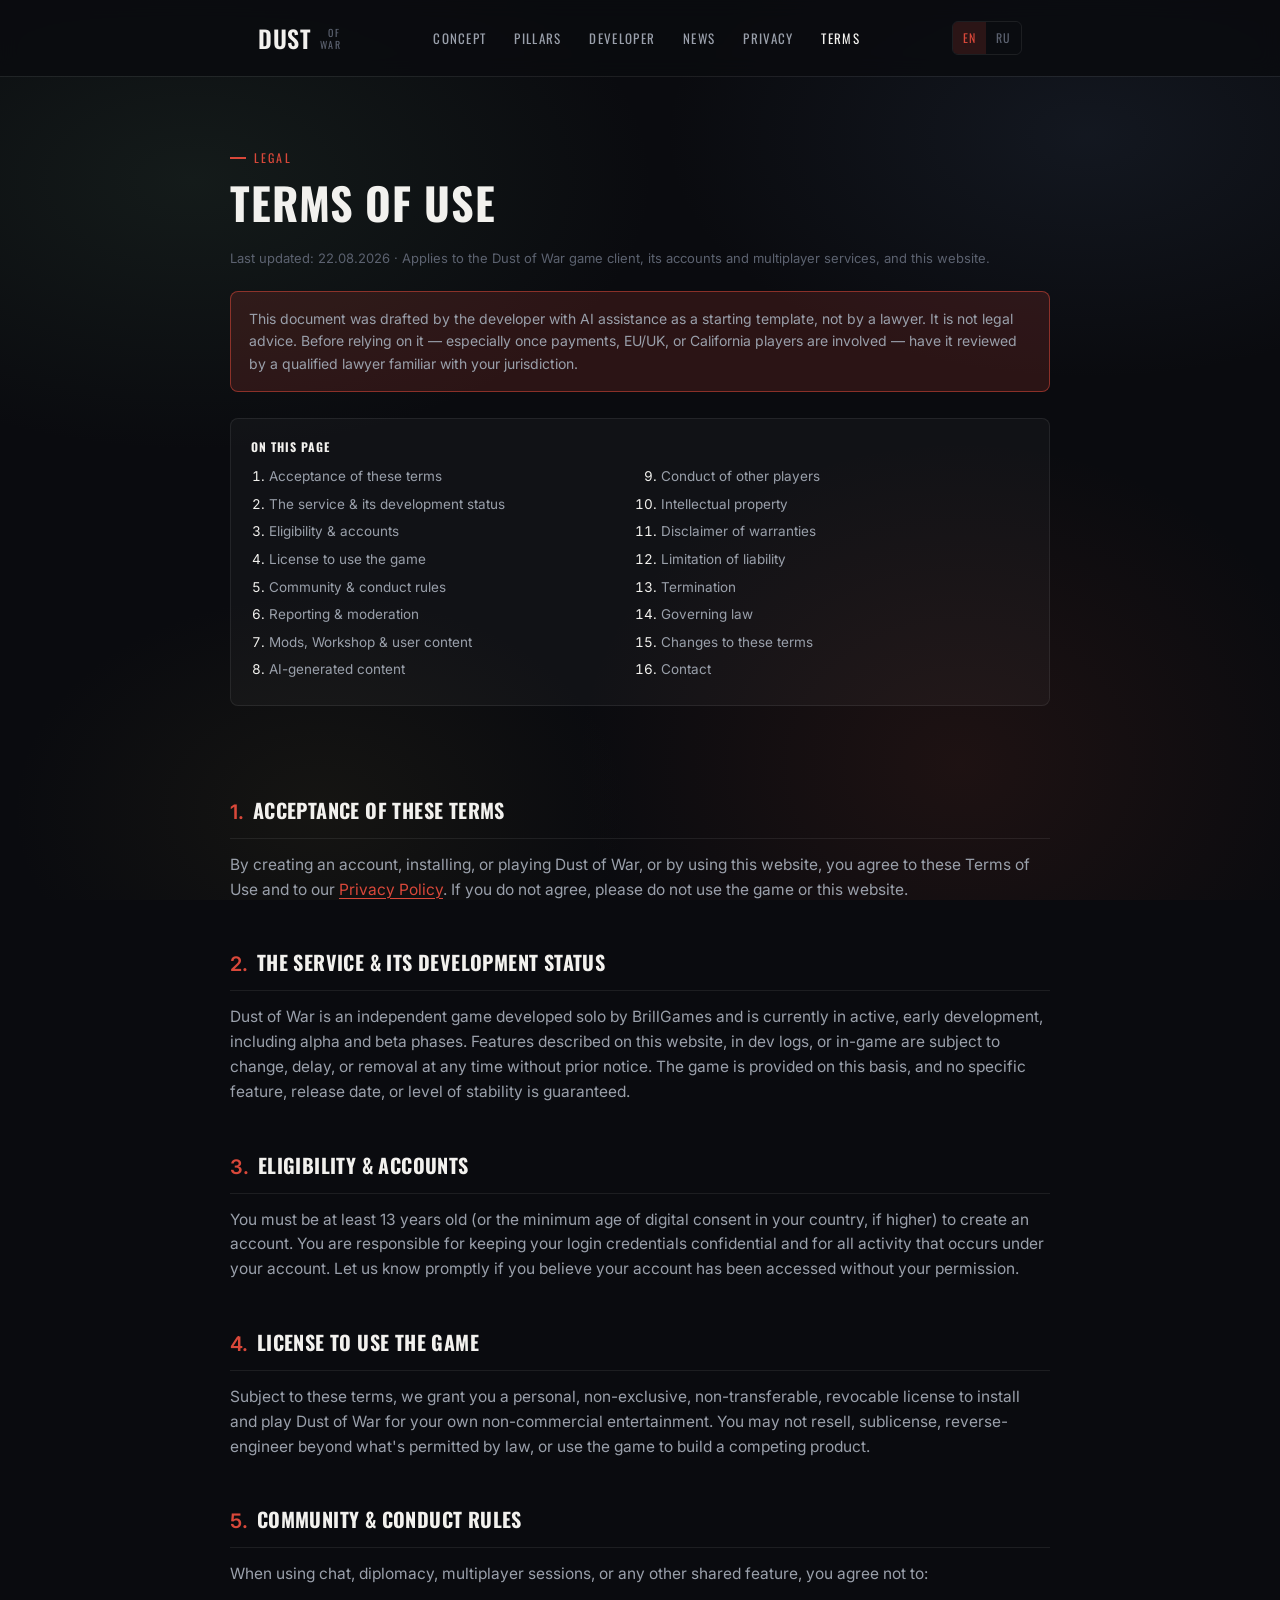
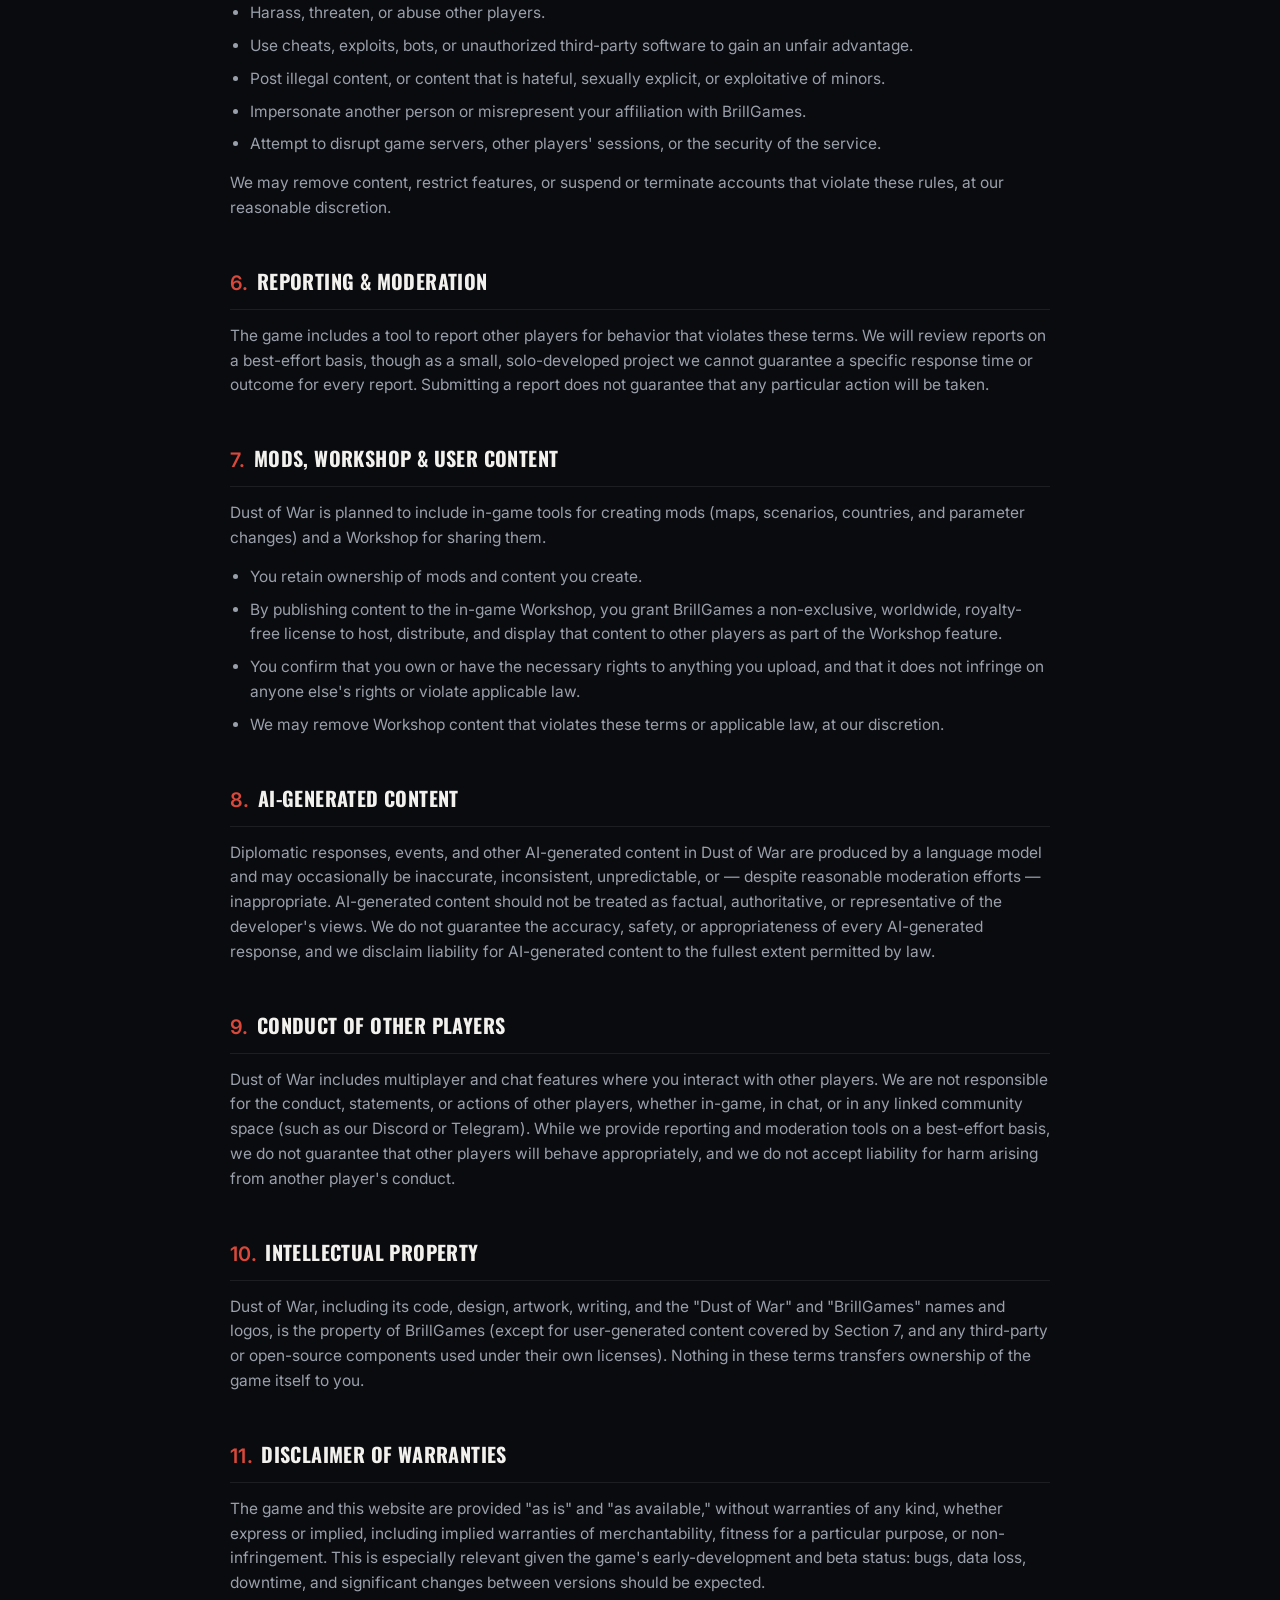
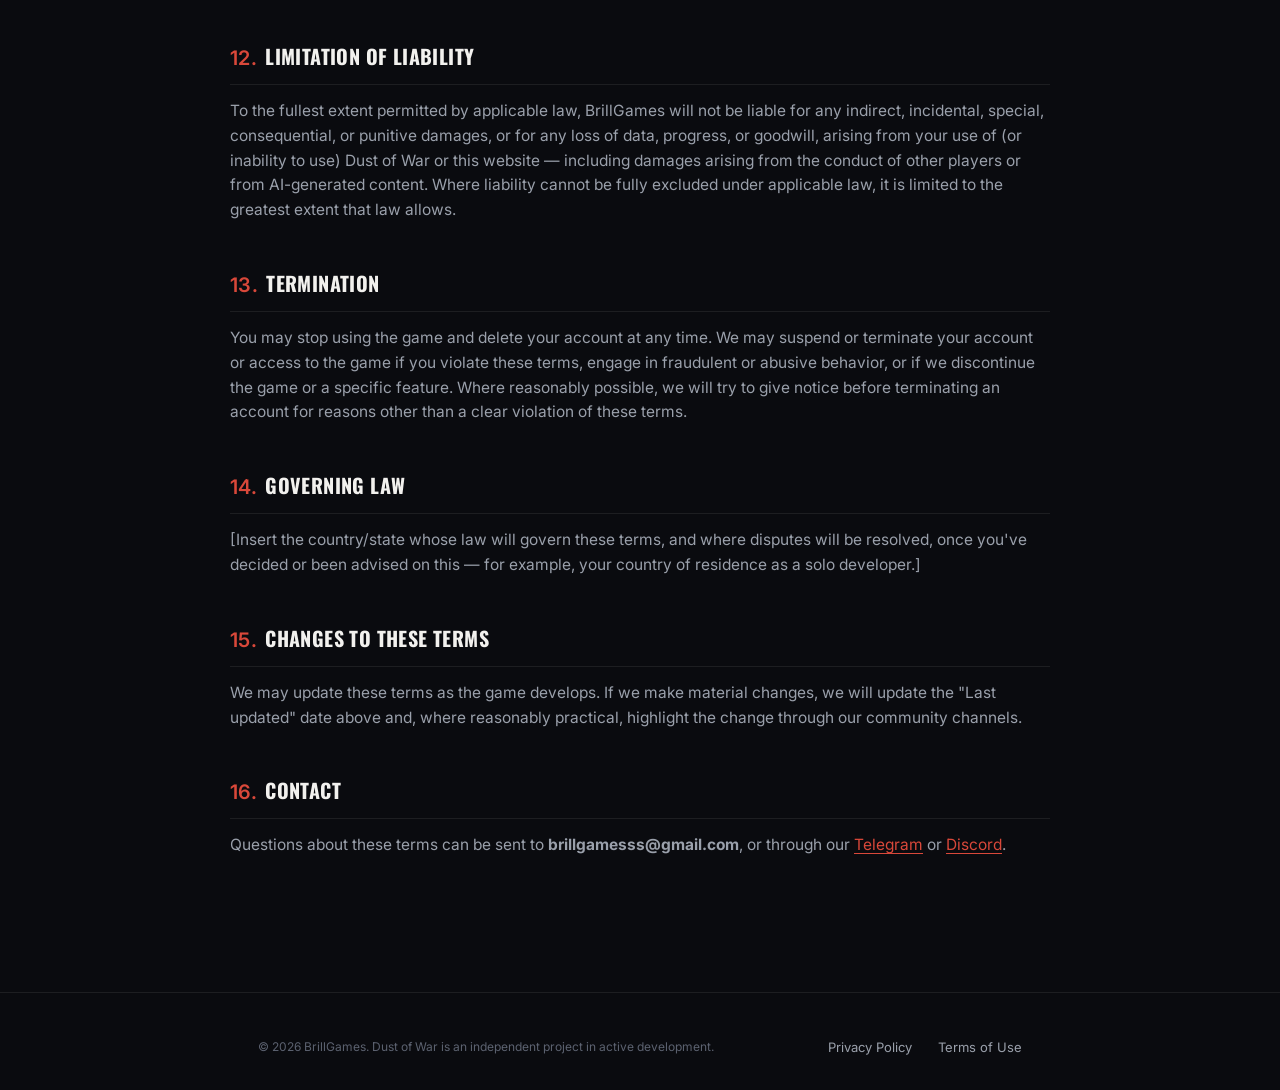
<file: terms.html>
<!doctype html>
<html lang="en">
<head>
<meta charset="utf-8">
<title>Terms of Use — Dust of War</title>
<meta name="viewport" content="width=device-width, initial-scale=1">
<link rel="preconnect" href="https://fonts.googleapis.com">
<link rel="preconnect" href="https://fonts.gstatic.com" crossorigin>
<link href="https://fonts.googleapis.com/css2?family=Oswald:wght@400;500;600;700&family=Inter:wght@400;500;600&display=swap" rel="stylesheet">
<link rel="stylesheet" href="css/style.css">
</head>
<body class="legal-page">
<div class="bg-theatre" aria-hidden="true"></div>

<header class="site-header">
  <div class="wrap">
    <a href="index.html" class="brand">
      <span class="brand-main">DUST</span>
      <span class="brand-sub logo-stack"><span class="logo-of">OF</span><span class="logo-war">WAR</span></span>
    </a>
    <nav class="main-nav">
      <a href="index.html#concept">Concept</a>
      <a href="index.html#pillars">Pillars</a>
      <a href="index.html#developer">Developer</a>
      <a href="news.html">News</a>
      <a href="privacy.html">Privacy</a>
      <a href="terms.html" class="active">Terms</a>
    </nav>
    <div class="header-actions">
      <div class="lang-toggle">
        <a href="terms.html" class="active">EN</a>
        <a href="ru/terms.html">RU</a>
      </div>
      <button class="nav-toggle-btn" aria-label="Toggle menu" aria-expanded="false">☰</button>
    </div>
  </div>
</header>

<main>
  <div class="wrap legal-hero">
    <div class="eyebrow">Legal</div>
    <h1>Terms of Use</h1>
    <p class="legal-updated">Last updated: 22.08.2026 · Applies to the Dust of War game client, its accounts and multiplayer services, and this website.</p>

    <div class="legal-notice" style="border-color:var(--accent-line); background:var(--accent-dim);">
      This document was drafted by the developer with AI assistance as a starting template, not by a lawyer. It is not legal advice. Before relying on it — especially once payments, EU/UK, or California players are involved — have it reviewed by a qualified lawyer familiar with your jurisdiction.
    </div>

    <div class="legal-toc">
      <strong>On this page</strong>
      <ol>
        <li><a href="#t1">Acceptance of these terms</a></li>
        <li><a href="#t2">The service &amp; its development status</a></li>
        <li><a href="#t3">Eligibility &amp; accounts</a></li>
        <li><a href="#t4">License to use the game</a></li>
        <li><a href="#t5">Community &amp; conduct rules</a></li>
        <li><a href="#t6">Reporting &amp; moderation</a></li>
        <li><a href="#t7">Mods, Workshop &amp; user content</a></li>
        <li><a href="#t8">AI-generated content</a></li>
        <li><a href="#t9">Conduct of other players</a></li>
        <li><a href="#t10">Intellectual property</a></li>
        <li><a href="#t11">Disclaimer of warranties</a></li>
        <li><a href="#t12">Limitation of liability</a></li>
        <li><a href="#t13">Termination</a></li>
        <li><a href="#t14">Governing law</a></li>
        <li><a href="#t15">Changes to these terms</a></li>
        <li><a href="#t16">Contact</a></li>
      </ol>
    </div>
  </div>

  <div class="wrap legal-body">

    <h2 id="t1"><span>1.</span>Acceptance of these terms</h2>
    <p>By creating an account, installing, or playing Dust of War, or by using this website, you agree to these Terms of Use and to our <a href="privacy.html">Privacy Policy</a>. If you do not agree, please do not use the game or this website.</p>

    <h2 id="t2"><span>2.</span>The service &amp; its development status</h2>
    <p>Dust of War is an independent game developed solo by BrillGames and is currently in active, early development, including alpha and beta phases. Features described on this website, in dev logs, or in-game are subject to change, delay, or removal at any time without prior notice. The game is provided on this basis, and no specific feature, release date, or level of stability is guaranteed.</p>

    <h2 id="t3"><span>3.</span>Eligibility &amp; accounts</h2>
    <p>You must be at least 13 years old (or the minimum age of digital consent in your country, if higher) to create an account. You are responsible for keeping your login credentials confidential and for all activity that occurs under your account. Let us know promptly if you believe your account has been accessed without your permission.</p>

    <h2 id="t4"><span>4.</span>License to use the game</h2>
    <p>Subject to these terms, we grant you a personal, non-exclusive, non-transferable, revocable license to install and play Dust of War for your own non-commercial entertainment. You may not resell, sublicense, reverse-engineer beyond what's permitted by law, or use the game to build a competing product.</p>

    <h2 id="t5"><span>5.</span>Community &amp; conduct rules</h2>
    <p>When using chat, diplomacy, multiplayer sessions, or any other shared feature, you agree not to:</p>
    <ul>
      <li>Harass, threaten, or abuse other players.</li>
      <li>Use cheats, exploits, bots, or unauthorized third-party software to gain an unfair advantage.</li>
      <li>Post illegal content, or content that is hateful, sexually explicit, or exploitative of minors.</li>
      <li>Impersonate another person or misrepresent your affiliation with BrillGames.</li>
      <li>Attempt to disrupt game servers, other players' sessions, or the security of the service.</li>
    </ul>
    <p>We may remove content, restrict features, or suspend or terminate accounts that violate these rules, at our reasonable discretion.</p>

    <h2 id="t6"><span>6.</span>Reporting &amp; moderation</h2>
    <p>The game includes a tool to report other players for behavior that violates these terms. We will review reports on a best-effort basis, though as a small, solo-developed project we cannot guarantee a specific response time or outcome for every report. Submitting a report does not guarantee that any particular action will be taken.</p>

    <h2 id="t7"><span>7.</span>Mods, Workshop &amp; user content</h2>
    <p>Dust of War is planned to include in-game tools for creating mods (maps, scenarios, countries, and parameter changes) and a Workshop for sharing them.</p>
    <ul>
      <li>You retain ownership of mods and content you create.</li>
      <li>By publishing content to the in-game Workshop, you grant BrillGames a non-exclusive, worldwide, royalty-free license to host, distribute, and display that content to other players as part of the Workshop feature.</li>
      <li>You confirm that you own or have the necessary rights to anything you upload, and that it does not infringe on anyone else's rights or violate applicable law.</li>
      <li>We may remove Workshop content that violates these terms or applicable law, at our discretion.</li>
    </ul>

    <h2 id="t8"><span>8.</span>AI-generated content</h2>
    <p>Diplomatic responses, events, and other AI-generated content in Dust of War are produced by a language model and may occasionally be inaccurate, inconsistent, unpredictable, or — despite reasonable moderation efforts — inappropriate. AI-generated content should not be treated as factual, authoritative, or representative of the developer's views. We do not guarantee the accuracy, safety, or appropriateness of every AI-generated response, and we disclaim liability for AI-generated content to the fullest extent permitted by law.</p>

    <h2 id="t9"><span>9.</span>Conduct of other players</h2>
    <p>Dust of War includes multiplayer and chat features where you interact with other players. We are not responsible for the conduct, statements, or actions of other players, whether in-game, in chat, or in any linked community space (such as our Discord or Telegram). While we provide reporting and moderation tools on a best-effort basis, we do not guarantee that other players will behave appropriately, and we do not accept liability for harm arising from another player's conduct.</p>

    <h2 id="t10"><span>10.</span>Intellectual property</h2>
    <p>Dust of War, including its code, design, artwork, writing, and the "Dust of War" and "BrillGames" names and logos, is the property of BrillGames (except for user-generated content covered by Section 7, and any third-party or open-source components used under their own licenses). Nothing in these terms transfers ownership of the game itself to you.</p>

    <h2 id="t11"><span>11.</span>Disclaimer of warranties</h2>
    <p>The game and this website are provided "as is" and "as available," without warranties of any kind, whether express or implied, including implied warranties of merchantability, fitness for a particular purpose, or non-infringement. This is especially relevant given the game's early-development and beta status: bugs, data loss, downtime, and significant changes between versions should be expected.</p>

    <h2 id="t12"><span>12.</span>Limitation of liability</h2>
    <p>To the fullest extent permitted by applicable law, BrillGames will not be liable for any indirect, incidental, special, consequential, or punitive damages, or for any loss of data, progress, or goodwill, arising from your use of (or inability to use) Dust of War or this website — including damages arising from the conduct of other players or from AI-generated content. Where liability cannot be fully excluded under applicable law, it is limited to the greatest extent that law allows.</p>

    <h2 id="t13"><span>13.</span>Termination</h2>
    <p>You may stop using the game and delete your account at any time. We may suspend or terminate your account or access to the game if you violate these terms, engage in fraudulent or abusive behavior, or if we discontinue the game or a specific feature. Where reasonably possible, we will try to give notice before terminating an account for reasons other than a clear violation of these terms.</p>

    <h2 id="t14"><span>14.</span>Governing law</h2>
    <p>[Insert the country/state whose law will govern these terms, and where disputes will be resolved, once you've decided or been advised on this — for example, your country of residence as a solo developer.]</p>

    <h2 id="t15"><span>15.</span>Changes to these terms</h2>
    <p>We may update these terms as the game develops. If we make material changes, we will update the "Last updated" date above and, where reasonably practical, highlight the change through our community channels.</p>

    <h2 id="t16"><span>16.</span>Contact</h2>
    <p>Questions about these terms can be sent to <strong>brillgamesss@gmail.com</strong>, or through our <a href="https://t.me/brill_gamedev" target="_blank" rel="noopener">Telegram</a> or <a href="https://discord.gg/ywq4z9wzdn" target="_blank" rel="noopener">Discord</a>.</p>

  </div>
</main>

<footer class="site-footer">
  <div class="wrap">
    <div class="footer-bottom">
      <div>© <span data-year></span> BrillGames. Dust of War is an independent project in active development.</div>
      <div class="footer-links">
        <a href="privacy.html">Privacy Policy</a>
        <a href="terms.html">Terms of Use</a>
      </div>
    </div>
  </div>
</footer>

<script src="js/main.js"></script>
</body>
</html>
</file>
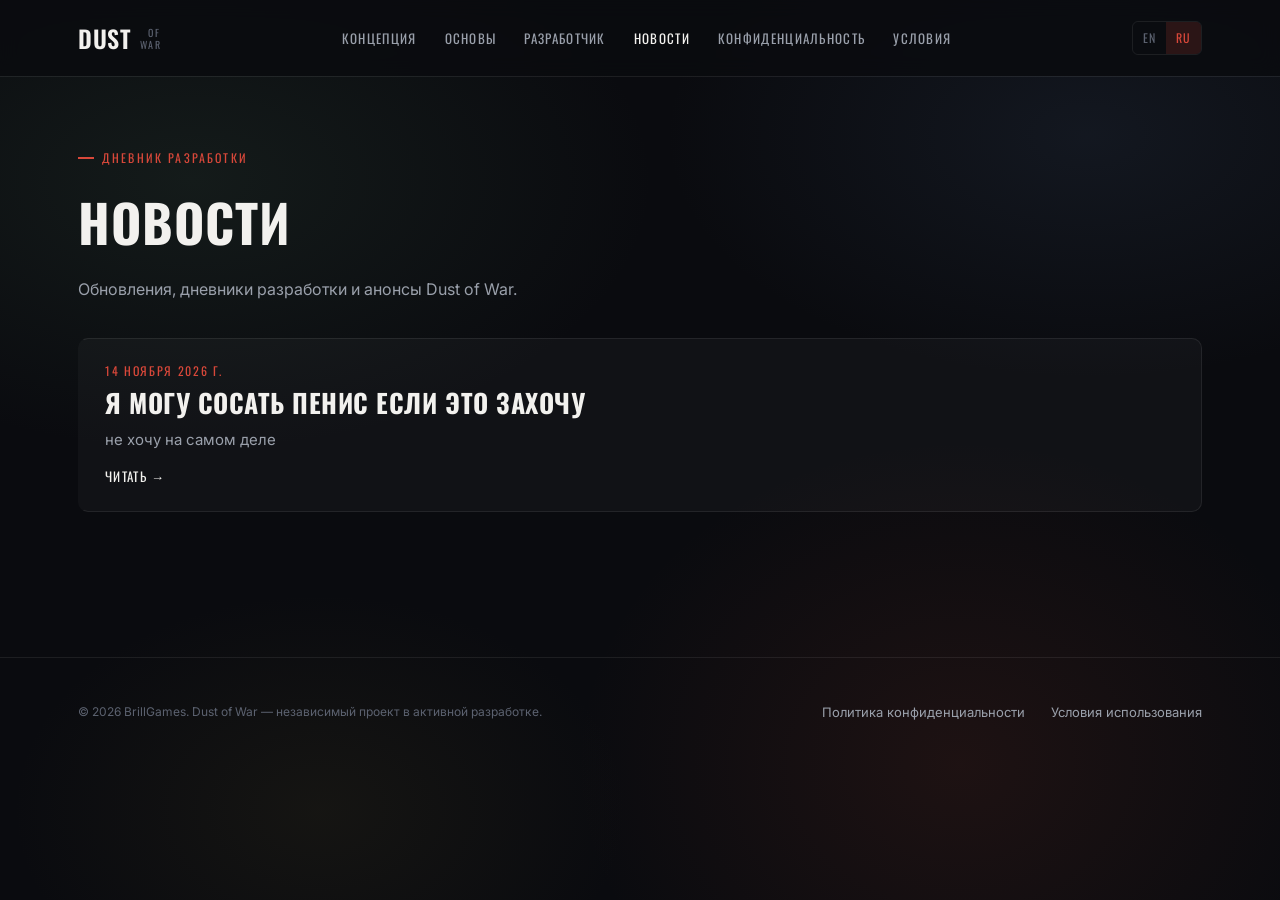
<file: ru/news.html>
<!doctype html>
<html lang="ru">
<head>
<meta charset="utf-8">
<title>Новости — Dust of War</title>
<meta name="description" content="Новости, дневники разработки и анонсы Dust of War — военно-политической стратегии в реальном времени от BrillGames.">
<meta name="viewport" content="width=device-width, initial-scale=1">
<link rel="preconnect" href="https://fonts.googleapis.com">
<link rel="preconnect" href="https://fonts.gstatic.com" crossorigin>
<link href="https://fonts.googleapis.com/css2?family=Oswald:wght@400;500;600;700&family=Inter:wght@400;500;600&display=swap" rel="stylesheet">
<link rel="stylesheet" href="../css/style.css">
</head>
<body class="news-page">
<div class="bg-theatre" aria-hidden="true"></div>

<header class="site-header">
  <div class="wrap">
    <a href="index.html" class="brand">
      <span class="brand-main">DUST</span>
      <span class="brand-sub logo-stack"><span class="logo-of">OF</span><span class="logo-war">WAR</span></span>
    </a>
    <nav class="main-nav">
      <a href="index.html#concept">Концепция</a>
      <a href="index.html#pillars">Основы</a>
      <a href="index.html#developer">Разработчик</a>
      <a href="news.html" class="active">Новости</a>
      <a href="privacy.html">Конфиденциальность</a>
      <a href="terms.html">Условия</a>
    </nav>
    <div class="header-actions">
      <div class="lang-toggle">
        <a href="../news.html">EN</a>
        <a href="news.html" class="active">RU</a>
      </div>
      <button class="nav-toggle-btn" aria-label="Открыть меню" aria-expanded="false">☰</button>
    </div>
  </div>
</header>

<main>
  <section class="news-hero">
    <div class="wrap">
      <div class="eyebrow">Дневник разработки</div>
      <h1>Новости</h1>
      <p>Обновления, дневники разработки и анонсы Dust of War.</p>
    </div>
  </section>
  <section>
    <div class="wrap">
      <div id="news-list" class="news-list" aria-live="polite"></div>
    </div>
  </section>
</main>

<footer class="site-footer">
  <div class="wrap">
    <div class="footer-bottom">
      <div>© <span data-year></span> BrillGames. Dust of War — независимый проект в активной разработке.</div>
      <div class="footer-links">
        <a href="privacy.html">Политика конфиденциальности</a>
        <a href="terms.html">Условия использования</a>
      </div>
    </div>
  </div>
</footer>

<script src="../js/main.js"></script>
<script src="../js/news.js"></script>
</body>
</html>
</file>
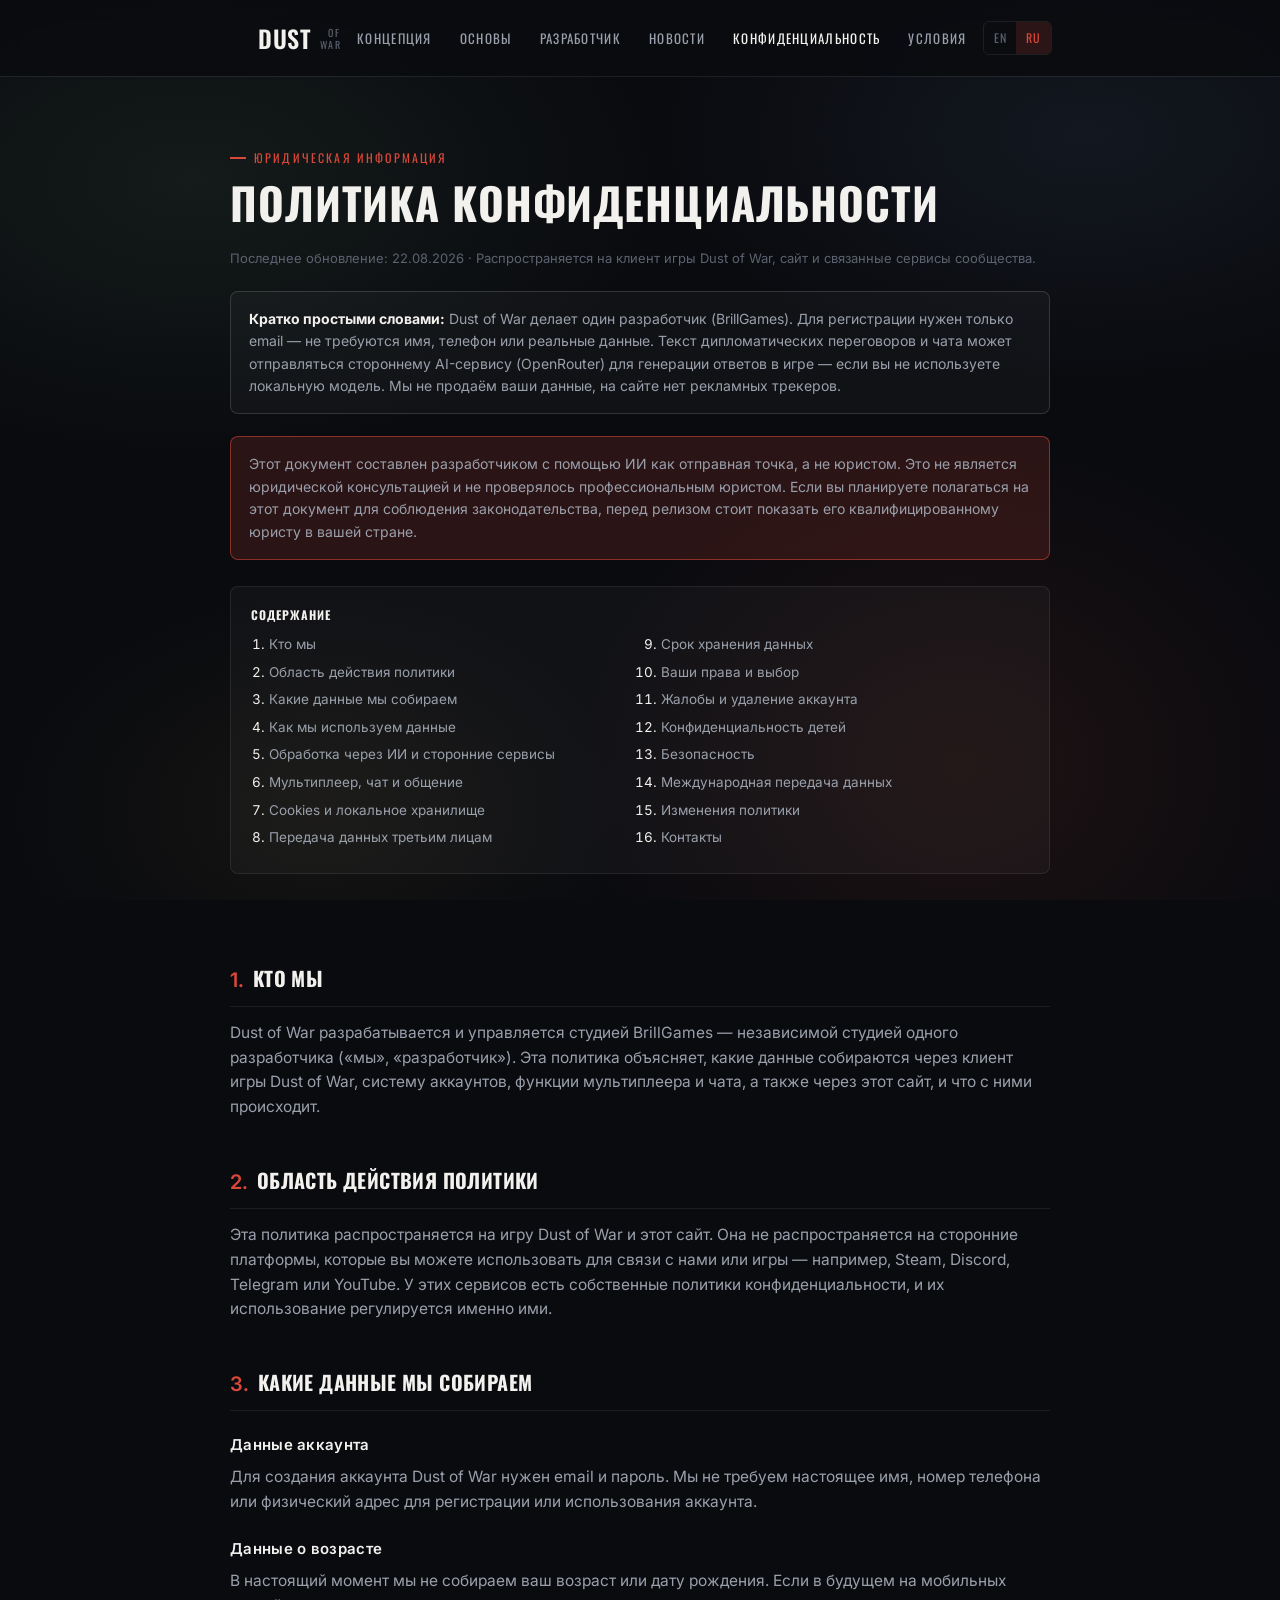
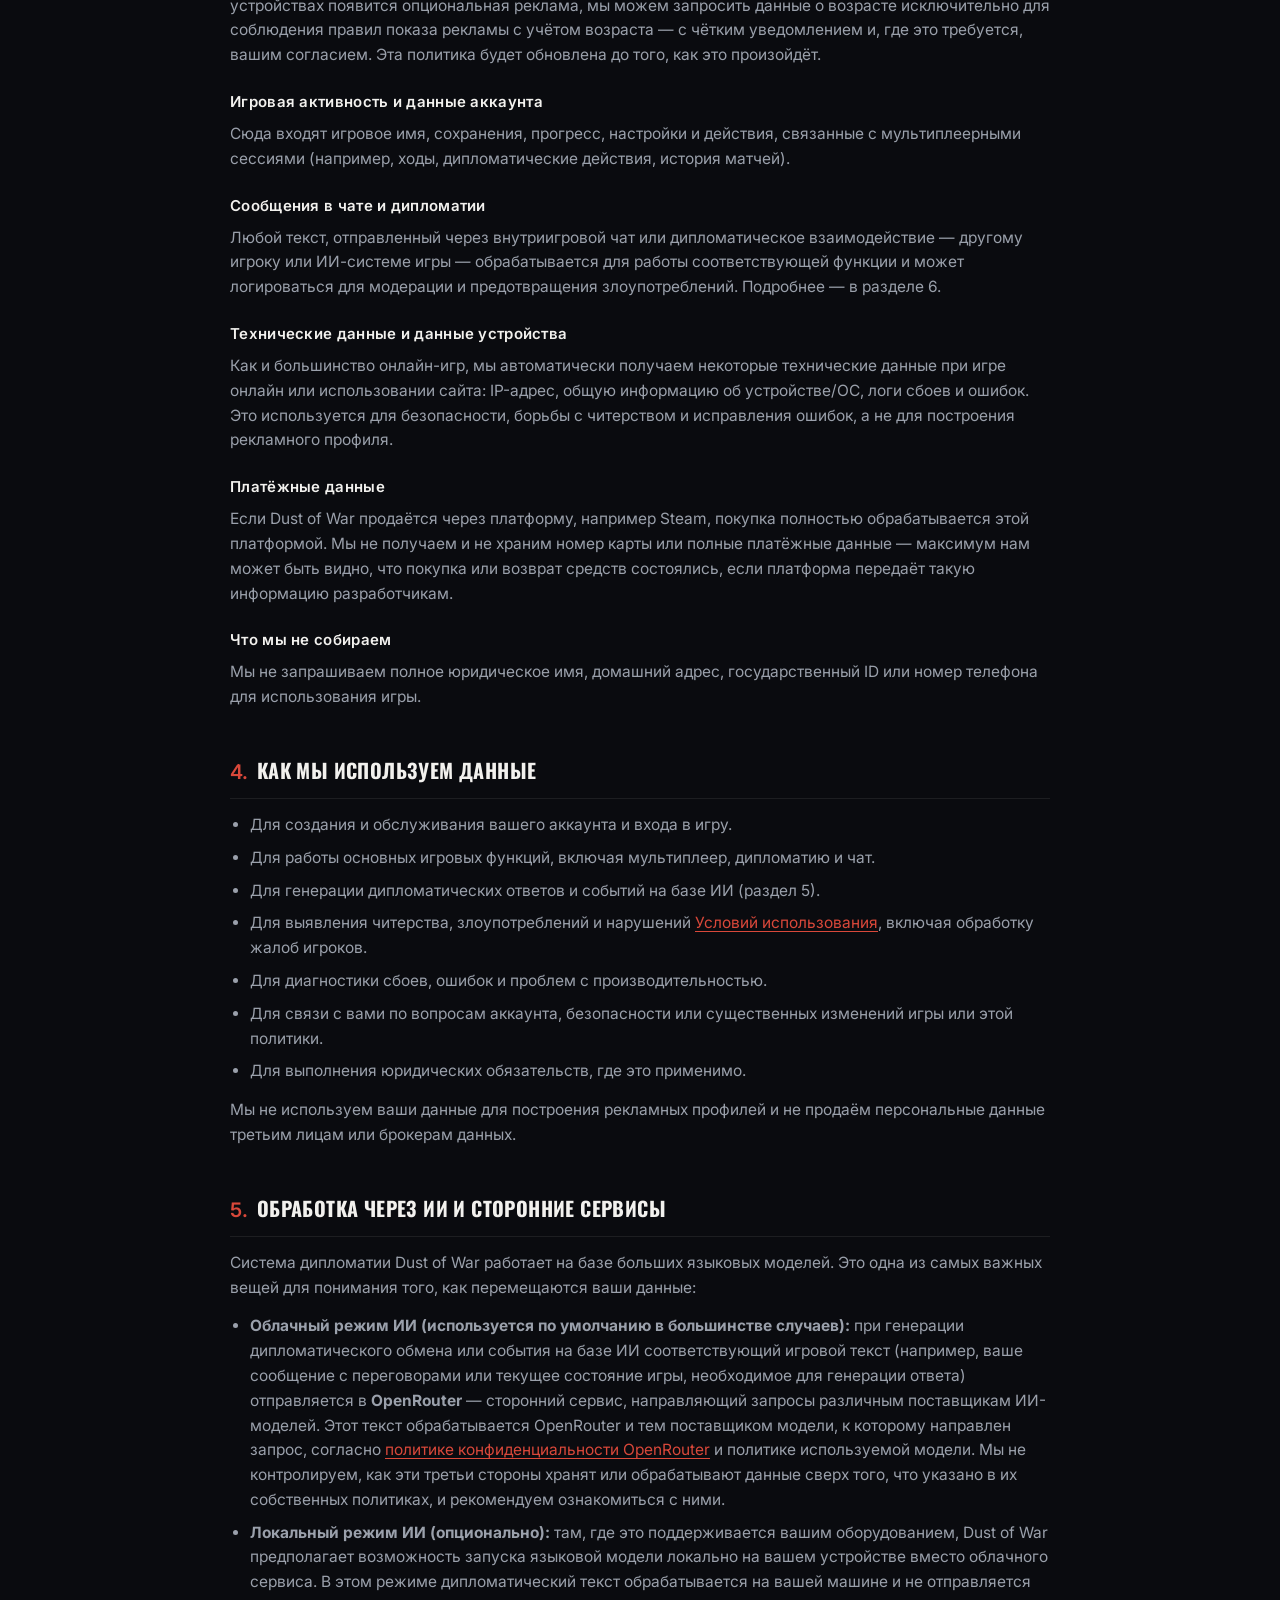
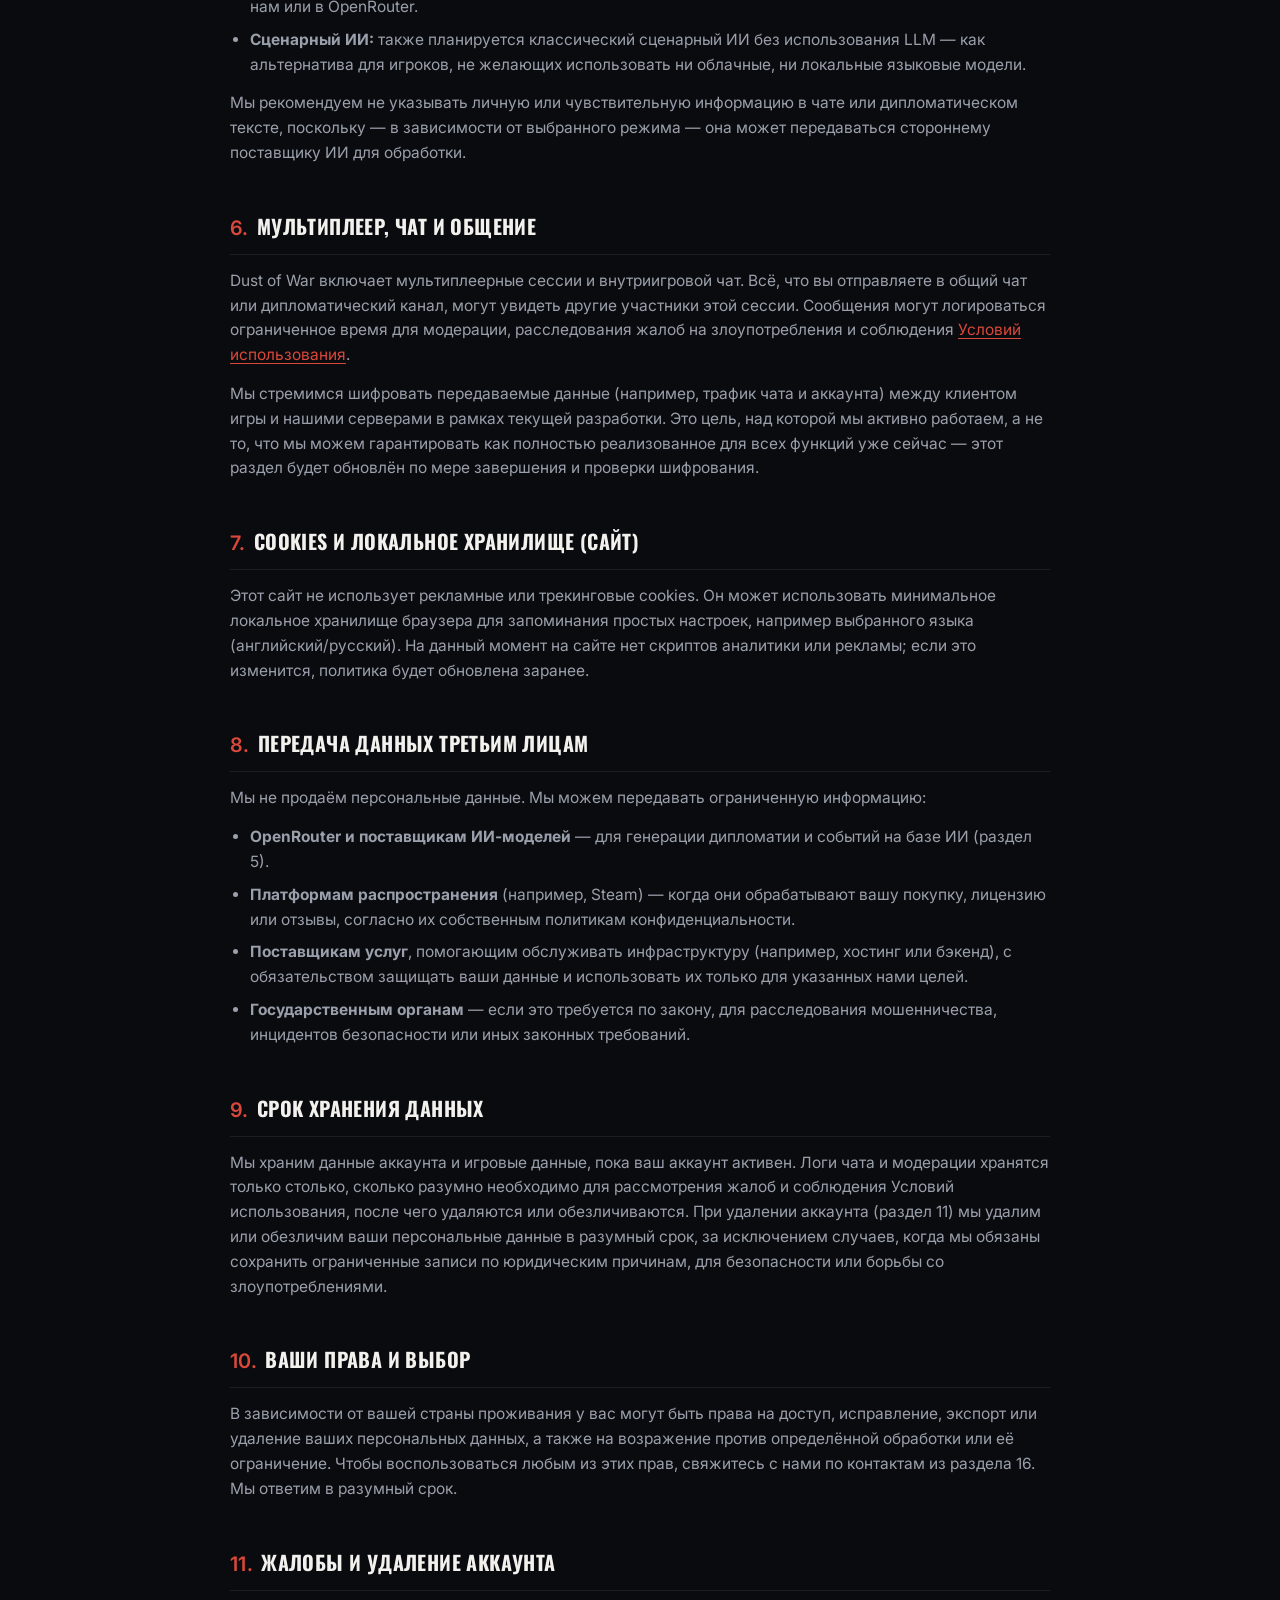
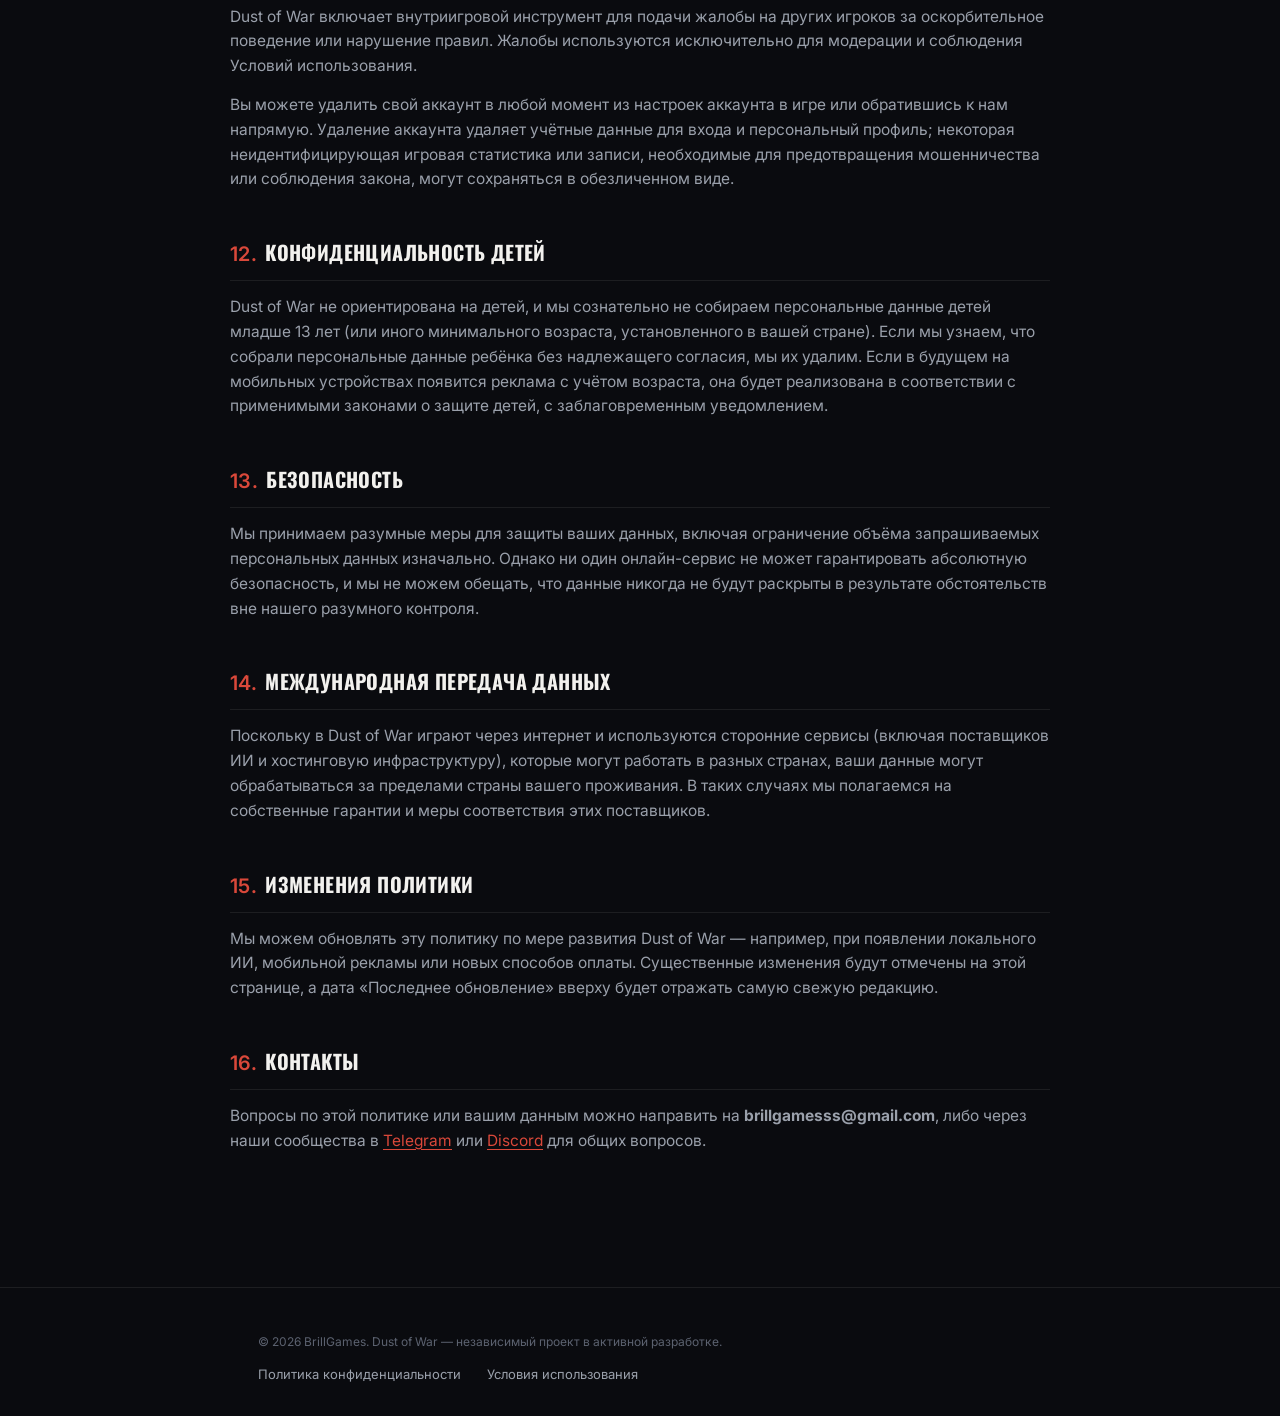
<file: ru/privacy.html>
<!doctype html>
<html lang="ru">
<head>
<meta charset="utf-8">
<title>Политика конфиденциальности — Dust of War</title>
<meta name="viewport" content="width=device-width, initial-scale=1">
<link rel="preconnect" href="https://fonts.googleapis.com">
<link rel="preconnect" href="https://fonts.gstatic.com" crossorigin>
<link href="https://fonts.googleapis.com/css2?family=Oswald:wght@400;500;600;700&family=Inter:wght@400;500;600&display=swap" rel="stylesheet">
<link rel="stylesheet" href="../css/style.css">
</head>
<body class="legal-page">
<div class="bg-theatre" aria-hidden="true"></div>

<header class="site-header">
  <div class="wrap">
    <a href="index.html" class="brand">
      <span class="brand-main">DUST</span>
      <span class="brand-sub logo-stack"><span class="logo-of">OF</span><span class="logo-war">WAR</span></span>
    </a>
    <nav class="main-nav">
      <a href="index.html#concept">Концепция</a>
      <a href="index.html#pillars">Основы</a>
      <a href="index.html#developer">Разработчик</a>
      <a href="news.html">Новости</a>
      <a href="privacy.html" class="active">Конфиденциальность</a>
      <a href="terms.html">Условия</a>
    </nav>
    <div class="header-actions">
      <div class="lang-toggle">
        <a href="../privacy.html">EN</a>
        <a href="privacy.html" class="active">RU</a>
      </div>
      <button class="nav-toggle-btn" aria-label="Открыть меню" aria-expanded="false">☰</button>
    </div>
  </div>
</header>

<main>
  <div class="wrap legal-hero">
    <div class="eyebrow">Юридическая информация</div>
    <h1>Политика конфиденциальности</h1>
    <p class="legal-updated">Последнее обновление: 22.08.2026 · Распространяется на клиент игры Dust of War, сайт и связанные сервисы сообщества.</p>

    <div class="legal-notice">
      <strong style="color:var(--text);">Кратко простыми словами:</strong> Dust of War делает один разработчик (BrillGames). Для регистрации нужен только email — не требуются имя, телефон или реальные данные. Текст дипломатических переговоров и чата может отправляться стороннему AI-сервису (OpenRouter) для генерации ответов в игре — если вы не используете локальную модель. Мы не продаём ваши данные, на сайте нет рекламных трекеров.
    </div>
    <div class="legal-notice" style="border-color:var(--accent-line); background:var(--accent-dim);">
      Этот документ составлен разработчиком с помощью ИИ как отправная точка, а не юристом. Это не является юридической консультацией и не проверялось профессиональным юристом. Если вы планируете полагаться на этот документ для соблюдения законодательства, перед релизом стоит показать его квалифицированному юристу в вашей стране.
    </div>

    <div class="legal-toc">
      <strong>Содержание</strong>
      <ol>
        <li><a href="#s1">Кто мы</a></li>
        <li><a href="#s2">Область действия политики</a></li>
        <li><a href="#s3">Какие данные мы собираем</a></li>
        <li><a href="#s4">Как мы используем данные</a></li>
        <li><a href="#s5">Обработка через ИИ и сторонние сервисы</a></li>
        <li><a href="#s6">Мультиплеер, чат и общение</a></li>
        <li><a href="#s7">Cookies и локальное хранилище</a></li>
        <li><a href="#s8">Передача данных третьим лицам</a></li>
        <li><a href="#s9">Срок хранения данных</a></li>
        <li><a href="#s10">Ваши права и выбор</a></li>
        <li><a href="#s11">Жалобы и удаление аккаунта</a></li>
        <li><a href="#s12">Конфиденциальность детей</a></li>
        <li><a href="#s13">Безопасность</a></li>
        <li><a href="#s14">Международная передача данных</a></li>
        <li><a href="#s15">Изменения политики</a></li>
        <li><a href="#s16">Контакты</a></li>
      </ol>
    </div>
  </div>

  <div class="wrap legal-body">

    <h2 id="s1"><span>1.</span>Кто мы</h2>
    <p>Dust of War разрабатывается и управляется студией BrillGames — независимой студией одного разработчика («мы», «разработчик»). Эта политика объясняет, какие данные собираются через клиент игры Dust of War, систему аккаунтов, функции мультиплеера и чата, а также через этот сайт, и что с ними происходит.</p>

    <h2 id="s2"><span>2.</span>Область действия политики</h2>
    <p>Эта политика распространяется на игру Dust of War и этот сайт. Она не распространяется на сторонние платформы, которые вы можете использовать для связи с нами или игры — например, Steam, Discord, Telegram или YouTube. У этих сервисов есть собственные политики конфиденциальности, и их использование регулируется именно ими.</p>

    <h2 id="s3"><span>3.</span>Какие данные мы собираем</h2>
    <h3>Данные аккаунта</h3>
    <p>Для создания аккаунта Dust of War нужен email и пароль. Мы не требуем настоящее имя, номер телефона или физический адрес для регистрации или использования аккаунта.</p>
    <h3>Данные о возрасте</h3>
    <p>В настоящий момент мы не собираем ваш возраст или дату рождения. Если в будущем на мобильных устройствах появится опциональная реклама, мы можем запросить данные о возрасте исключительно для соблюдения правил показа рекламы с учётом возраста — с чётким уведомлением и, где это требуется, вашим согласием. Эта политика будет обновлена до того, как это произойдёт.</p>
    <h3>Игровая активность и данные аккаунта</h3>
    <p>Сюда входят игровое имя, сохранения, прогресс, настройки и действия, связанные с мультиплеерными сессиями (например, ходы, дипломатические действия, история матчей).</p>
    <h3>Сообщения в чате и дипломатии</h3>
    <p>Любой текст, отправленный через внутриигровой чат или дипломатическое взаимодействие — другому игроку или ИИ-системе игры — обрабатывается для работы соответствующей функции и может логироваться для модерации и предотвращения злоупотреблений. Подробнее — в разделе 6.</p>
    <h3>Технические данные и данные устройства</h3>
    <p>Как и большинство онлайн-игр, мы автоматически получаем некоторые технические данные при игре онлайн или использовании сайта: IP-адрес, общую информацию об устройстве/ОС, логи сбоев и ошибок. Это используется для безопасности, борьбы с читерством и исправления ошибок, а не для построения рекламного профиля.</p>
    <h3>Платёжные данные</h3>
    <p>Если Dust of War продаётся через платформу, например Steam, покупка полностью обрабатывается этой платформой. Мы не получаем и не храним номер карты или полные платёжные данные — максимум нам может быть видно, что покупка или возврат средств состоялись, если платформа передаёт такую информацию разработчикам.</p>
    <h3>Что мы не собираем</h3>
    <p>Мы не запрашиваем полное юридическое имя, домашний адрес, государственный ID или номер телефона для использования игры.</p>

    <h2 id="s4"><span>4.</span>Как мы используем данные</h2>
    <ul>
      <li>Для создания и обслуживания вашего аккаунта и входа в игру.</li>
      <li>Для работы основных игровых функций, включая мультиплеер, дипломатию и чат.</li>
      <li>Для генерации дипломатических ответов и событий на базе ИИ (раздел 5).</li>
      <li>Для выявления читерства, злоупотреблений и нарушений <a href="terms.html">Условий использования</a>, включая обработку жалоб игроков.</li>
      <li>Для диагностики сбоев, ошибок и проблем с производительностью.</li>
      <li>Для связи с вами по вопросам аккаунта, безопасности или существенных изменений игры или этой политики.</li>
      <li>Для выполнения юридических обязательств, где это применимо.</li>
    </ul>
    <p>Мы не используем ваши данные для построения рекламных профилей и не продаём персональные данные третьим лицам или брокерам данных.</p>

    <h2 id="s5"><span>5.</span>Обработка через ИИ и сторонние сервисы</h2>
    <p>Система дипломатии Dust of War работает на базе больших языковых моделей. Это одна из самых важных вещей для понимания того, как перемещаются ваши данные:</p>
    <ul>
      <li><strong>Облачный режим ИИ (используется по умолчанию в большинстве случаев):</strong> при генерации дипломатического обмена или события на базе ИИ соответствующий игровой текст (например, ваше сообщение с переговорами или текущее состояние игры, необходимое для генерации ответа) отправляется в <strong>OpenRouter</strong> — сторонний сервис, направляющий запросы различным поставщикам ИИ-моделей. Этот текст обрабатывается OpenRouter и тем поставщиком модели, к которому направлен запрос, согласно <a href="https://openrouter.ai/privacy" target="_blank" rel="noopener">политике конфиденциальности OpenRouter</a> и политике используемой модели. Мы не контролируем, как эти третьи стороны хранят или обрабатывают данные сверх того, что указано в их собственных политиках, и рекомендуем ознакомиться с ними.</li>
      <li><strong>Локальный режим ИИ (опционально):</strong> там, где это поддерживается вашим оборудованием, Dust of War предполагает возможность запуска языковой модели локально на вашем устройстве вместо облачного сервиса. В этом режиме дипломатический текст обрабатывается на вашей машине и не отправляется нам или в OpenRouter.</li>
      <li><strong>Сценарный ИИ:</strong> также планируется классический сценарный ИИ без использования LLM — как альтернатива для игроков, не желающих использовать ни облачные, ни локальные языковые модели.</li>
    </ul>
    <p>Мы рекомендуем не указывать личную или чувствительную информацию в чате или дипломатическом тексте, поскольку — в зависимости от выбранного режима — она может передаваться стороннему поставщику ИИ для обработки.</p>

    <h2 id="s6"><span>6.</span>Мультиплеер, чат и общение</h2>
    <p>Dust of War включает мультиплеерные сессии и внутриигровой чат. Всё, что вы отправляете в общий чат или дипломатический канал, могут увидеть другие участники этой сессии. Сообщения могут логироваться ограниченное время для модерации, расследования жалоб на злоупотребления и соблюдения <a href="terms.html">Условий использования</a>.</p>
    <p>Мы стремимся шифровать передаваемые данные (например, трафик чата и аккаунта) между клиентом игры и нашими серверами в рамках текущей разработки. Это цель, над которой мы активно работаем, а не то, что мы можем гарантировать как полностью реализованное для всех функций уже сейчас — этот раздел будет обновлён по мере завершения и проверки шифрования.</p>

    <h2 id="s7"><span>7.</span>Cookies и локальное хранилище (сайт)</h2>
    <p>Этот сайт не использует рекламные или трекинговые cookies. Он может использовать минимальное локальное хранилище браузера для запоминания простых настроек, например выбранного языка (английский/русский). На данный момент на сайте нет скриптов аналитики или рекламы; если это изменится, политика будет обновлена заранее.</p>

    <h2 id="s8"><span>8.</span>Передача данных третьим лицам</h2>
    <p>Мы не продаём персональные данные. Мы можем передавать ограниченную информацию:</p>
    <ul>
      <li><strong>OpenRouter и поставщикам ИИ-моделей</strong> — для генерации дипломатии и событий на базе ИИ (раздел 5).</li>
      <li><strong>Платформам распространения</strong> (например, Steam) — когда они обрабатывают вашу покупку, лицензию или отзывы, согласно их собственным политикам конфиденциальности.</li>
      <li><strong>Поставщикам услуг</strong>, помогающим обслуживать инфраструктуру (например, хостинг или бэкенд), с обязательством защищать ваши данные и использовать их только для указанных нами целей.</li>
      <li><strong>Государственным органам</strong> — если это требуется по закону, для расследования мошенничества, инцидентов безопасности или иных законных требований.</li>
    </ul>

    <h2 id="s9"><span>9.</span>Срок хранения данных</h2>
    <p>Мы храним данные аккаунта и игровые данные, пока ваш аккаунт активен. Логи чата и модерации хранятся только столько, сколько разумно необходимо для рассмотрения жалоб и соблюдения Условий использования, после чего удаляются или обезличиваются. При удалении аккаунта (раздел 11) мы удалим или обезличим ваши персональные данные в разумный срок, за исключением случаев, когда мы обязаны сохранить ограниченные записи по юридическим причинам, для безопасности или борьбы со злоупотреблениями.</p>

    <h2 id="s10"><span>10.</span>Ваши права и выбор</h2>
    <p>В зависимости от вашей страны проживания у вас могут быть права на доступ, исправление, экспорт или удаление ваших персональных данных, а также на возражение против определённой обработки или её ограничение. Чтобы воспользоваться любым из этих прав, свяжитесь с нами по контактам из раздела 16. Мы ответим в разумный срок.</p>

    <h2 id="s11"><span>11.</span>Жалобы и удаление аккаунта</h2>
    <p>Dust of War включает внутриигровой инструмент для подачи жалобы на других игроков за оскорбительное поведение или нарушение правил. Жалобы используются исключительно для модерации и соблюдения Условий использования.</p>
    <p>Вы можете удалить свой аккаунт в любой момент из настроек аккаунта в игре или обратившись к нам напрямую. Удаление аккаунта удаляет учётные данные для входа и персональный профиль; некоторая неидентифицирующая игровая статистика или записи, необходимые для предотвращения мошенничества или соблюдения закона, могут сохраняться в обезличенном виде.</p>

    <h2 id="s12"><span>12.</span>Конфиденциальность детей</h2>
    <p>Dust of War не ориентирована на детей, и мы сознательно не собираем персональные данные детей младше 13 лет (или иного минимального возраста, установленного в вашей стране). Если мы узнаем, что собрали персональные данные ребёнка без надлежащего согласия, мы их удалим. Если в будущем на мобильных устройствах появится реклама с учётом возраста, она будет реализована в соответствии с применимыми законами о защите детей, с заблаговременным уведомлением.</p>

    <h2 id="s13"><span>13.</span>Безопасность</h2>
    <p>Мы принимаем разумные меры для защиты ваших данных, включая ограничение объёма запрашиваемых персональных данных изначально. Однако ни один онлайн-сервис не может гарантировать абсолютную безопасность, и мы не можем обещать, что данные никогда не будут раскрыты в результате обстоятельств вне нашего разумного контроля.</p>

    <h2 id="s14"><span>14.</span>Международная передача данных</h2>
    <p>Поскольку в Dust of War играют через интернет и используются сторонние сервисы (включая поставщиков ИИ и хостинговую инфраструктуру), которые могут работать в разных странах, ваши данные могут обрабатываться за пределами страны вашего проживания. В таких случаях мы полагаемся на собственные гарантии и меры соответствия этих поставщиков.</p>

    <h2 id="s15"><span>15.</span>Изменения политики</h2>
    <p>Мы можем обновлять эту политику по мере развития Dust of War — например, при появлении локального ИИ, мобильной рекламы или новых способов оплаты. Существенные изменения будут отмечены на этой странице, а дата «Последнее обновление» вверху будет отражать самую свежую редакцию.</p>

    <h2 id="s16"><span>16.</span>Контакты</h2>
    <p>Вопросы по этой политике или вашим данным можно направить на <strong>brillgamesss@gmail.com</strong>, либо через наши сообщества в <a href="https://t.me/brill_gamedev" target="_blank" rel="noopener">Telegram</a> или <a href="https://discord.gg/ywq4z9wzdn" target="_blank" rel="noopener">Discord</a> для общих вопросов.</p>

  </div>
</main>

<footer class="site-footer">
  <div class="wrap">
    <div class="footer-bottom">
      <div>© <span data-year></span> BrillGames. Dust of War — независимый проект в активной разработке.</div>
      <div class="footer-links">
        <a href="privacy.html">Политика конфиденциальности</a>
        <a href="terms.html">Условия использования</a>
      </div>
    </div>
  </div>
</footer>

<script src="../js/main.js"></script>
</body>
</html>
</file>
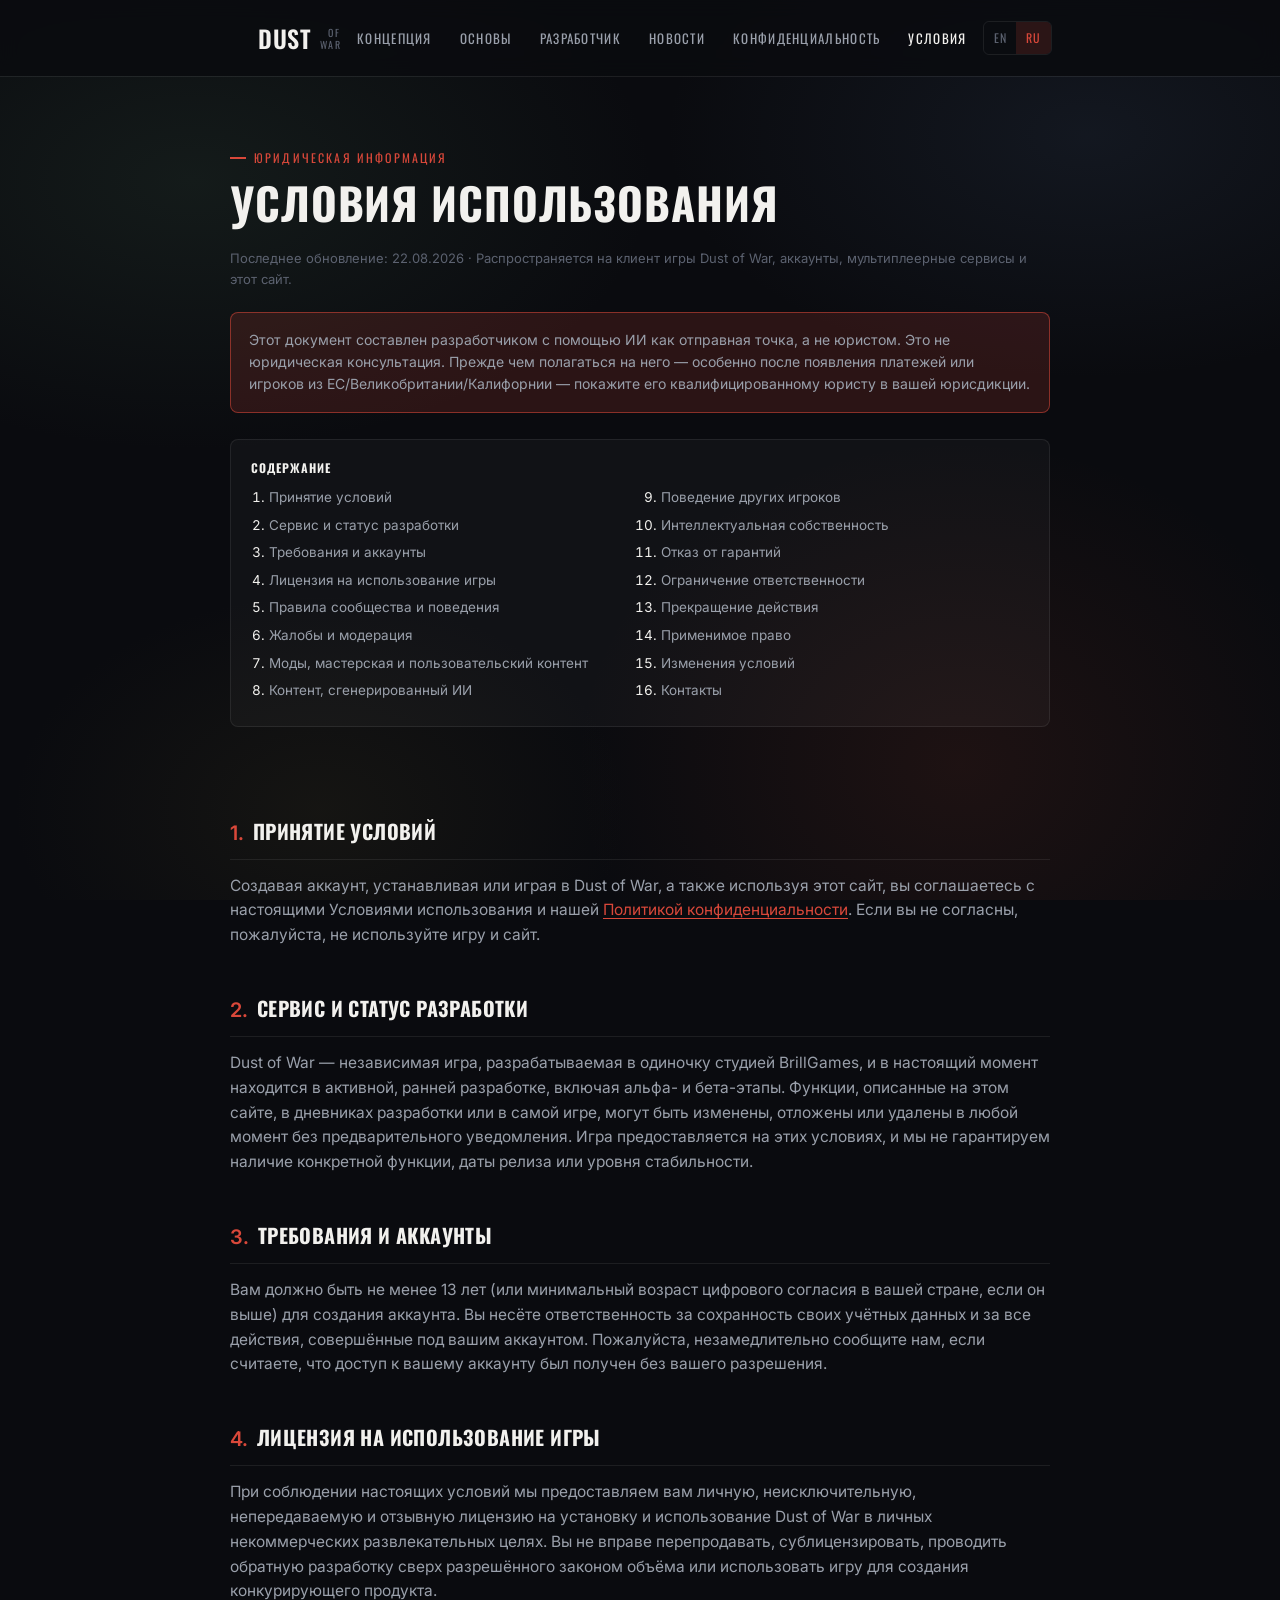
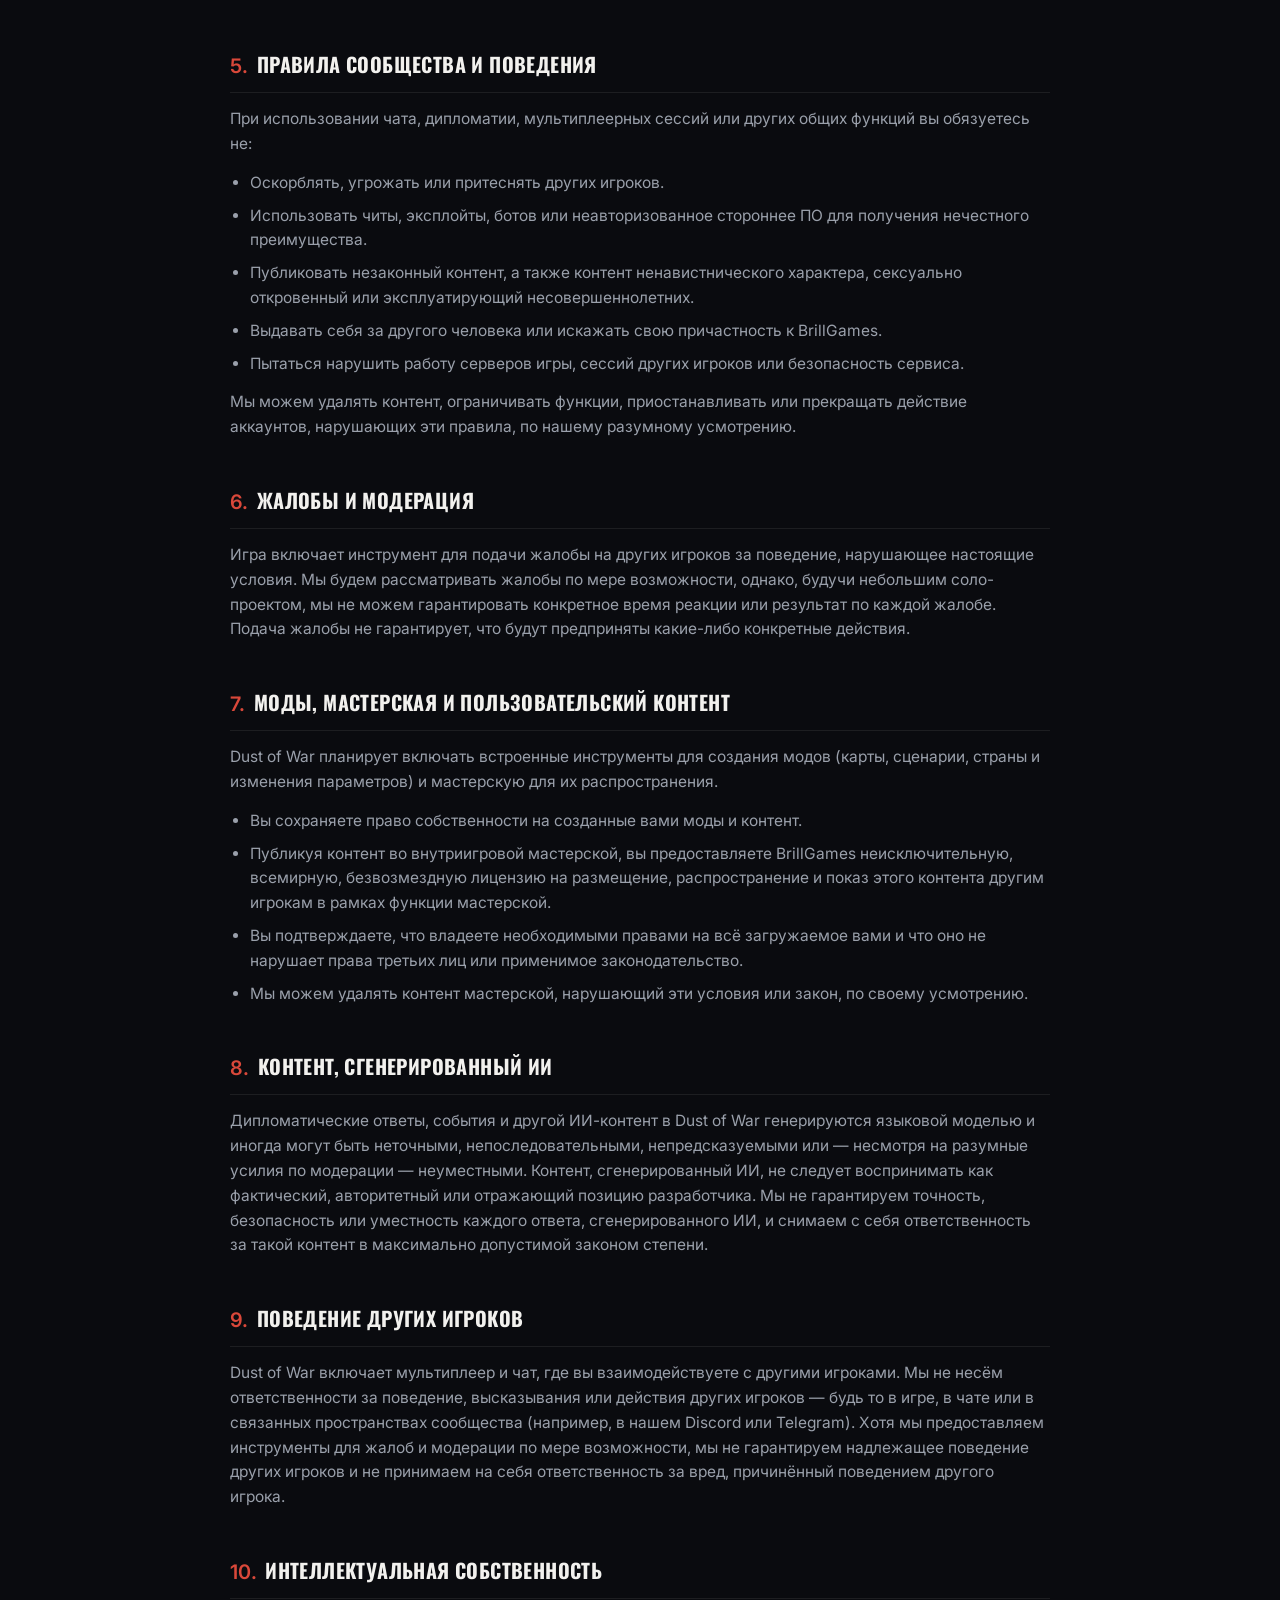
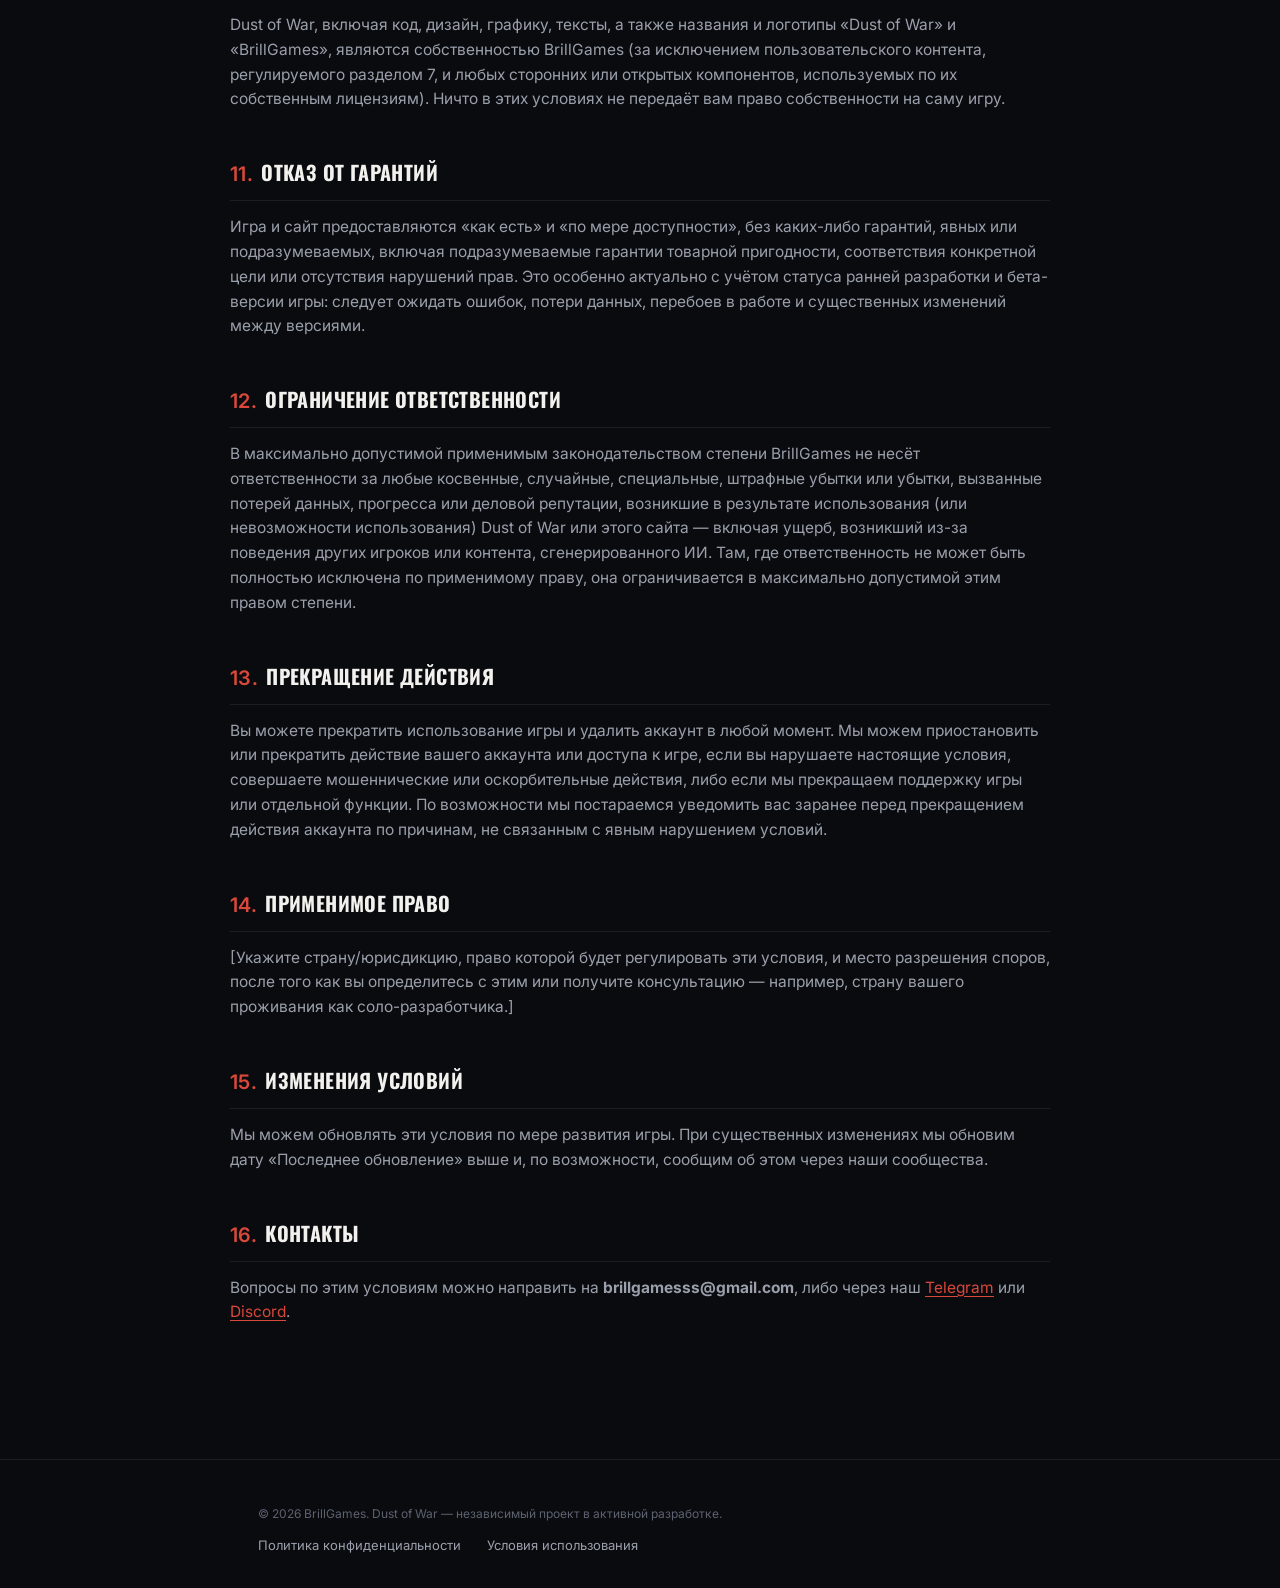
<file: ru/terms.html>
<!doctype html>
<html lang="ru">
<head>
<meta charset="utf-8">
<title>Условия использования — Dust of War</title>
<meta name="viewport" content="width=device-width, initial-scale=1">
<link rel="preconnect" href="https://fonts.googleapis.com">
<link rel="preconnect" href="https://fonts.gstatic.com" crossorigin>
<link href="https://fonts.googleapis.com/css2?family=Oswald:wght@400;500;600;700&family=Inter:wght@400;500;600&display=swap" rel="stylesheet">
<link rel="stylesheet" href="../css/style.css">
</head>
<body class="legal-page">
<div class="bg-theatre" aria-hidden="true"></div>

<header class="site-header">
  <div class="wrap">
    <a href="index.html" class="brand">
      <span class="brand-main">DUST</span>
      <span class="brand-sub logo-stack"><span class="logo-of">OF</span><span class="logo-war">WAR</span></span>
    </a>
    <nav class="main-nav">
      <a href="index.html#concept">Концепция</a>
      <a href="index.html#pillars">Основы</a>
      <a href="index.html#developer">Разработчик</a>
      <a href="news.html">Новости</a>
      <a href="privacy.html">Конфиденциальность</a>
      <a href="terms.html" class="active">Условия</a>
    </nav>
    <div class="header-actions">
      <div class="lang-toggle">
        <a href="../terms.html">EN</a>
        <a href="terms.html" class="active">RU</a>
      </div>
      <button class="nav-toggle-btn" aria-label="Открыть меню" aria-expanded="false">☰</button>
    </div>
  </div>
</header>

<main>
  <div class="wrap legal-hero">
    <div class="eyebrow">Юридическая информация</div>
    <h1>Условия использования</h1>
    <p class="legal-updated">Последнее обновление: 22.08.2026 · Распространяется на клиент игры Dust of War, аккаунты, мультиплеерные сервисы и этот сайт.</p>

    <div class="legal-notice" style="border-color:var(--accent-line); background:var(--accent-dim);">
      Этот документ составлен разработчиком с помощью ИИ как отправная точка, а не юристом. Это не юридическая консультация. Прежде чем полагаться на него — особенно после появления платежей или игроков из ЕС/Великобритании/Калифорнии — покажите его квалифицированному юристу в вашей юрисдикции.
    </div>

    <div class="legal-toc">
      <strong>Содержание</strong>
      <ol>
        <li><a href="#t1">Принятие условий</a></li>
        <li><a href="#t2">Сервис и статус разработки</a></li>
        <li><a href="#t3">Требования и аккаунты</a></li>
        <li><a href="#t4">Лицензия на использование игры</a></li>
        <li><a href="#t5">Правила сообщества и поведения</a></li>
        <li><a href="#t6">Жалобы и модерация</a></li>
        <li><a href="#t7">Моды, мастерская и пользовательский контент</a></li>
        <li><a href="#t8">Контент, сгенерированный ИИ</a></li>
        <li><a href="#t9">Поведение других игроков</a></li>
        <li><a href="#t10">Интеллектуальная собственность</a></li>
        <li><a href="#t11">Отказ от гарантий</a></li>
        <li><a href="#t12">Ограничение ответственности</a></li>
        <li><a href="#t13">Прекращение действия</a></li>
        <li><a href="#t14">Применимое право</a></li>
        <li><a href="#t15">Изменения условий</a></li>
        <li><a href="#t16">Контакты</a></li>
      </ol>
    </div>
  </div>

  <div class="wrap legal-body">

    <h2 id="t1"><span>1.</span>Принятие условий</h2>
    <p>Создавая аккаунт, устанавливая или играя в Dust of War, а также используя этот сайт, вы соглашаетесь с настоящими Условиями использования и нашей <a href="privacy.html">Политикой конфиденциальности</a>. Если вы не согласны, пожалуйста, не используйте игру и сайт.</p>

    <h2 id="t2"><span>2.</span>Сервис и статус разработки</h2>
    <p>Dust of War — независимая игра, разрабатываемая в одиночку студией BrillGames, и в настоящий момент находится в активной, ранней разработке, включая альфа- и бета-этапы. Функции, описанные на этом сайте, в дневниках разработки или в самой игре, могут быть изменены, отложены или удалены в любой момент без предварительного уведомления. Игра предоставляется на этих условиях, и мы не гарантируем наличие конкретной функции, даты релиза или уровня стабильности.</p>

    <h2 id="t3"><span>3.</span>Требования и аккаунты</h2>
    <p>Вам должно быть не менее 13 лет (или минимальный возраст цифрового согласия в вашей стране, если он выше) для создания аккаунта. Вы несёте ответственность за сохранность своих учётных данных и за все действия, совершённые под вашим аккаунтом. Пожалуйста, незамедлительно сообщите нам, если считаете, что доступ к вашему аккаунту был получен без вашего разрешения.</p>

    <h2 id="t4"><span>4.</span>Лицензия на использование игры</h2>
    <p>При соблюдении настоящих условий мы предоставляем вам личную, неисключительную, непередаваемую и отзывную лицензию на установку и использование Dust of War в личных некоммерческих развлекательных целях. Вы не вправе перепродавать, сублицензировать, проводить обратную разработку сверх разрешённого законом объёма или использовать игру для создания конкурирующего продукта.</p>

    <h2 id="t5"><span>5.</span>Правила сообщества и поведения</h2>
    <p>При использовании чата, дипломатии, мультиплеерных сессий или других общих функций вы обязуетесь не:</p>
    <ul>
      <li>Оскорблять, угрожать или притеснять других игроков.</li>
      <li>Использовать читы, эксплойты, ботов или неавторизованное стороннее ПО для получения нечестного преимущества.</li>
      <li>Публиковать незаконный контент, а также контент ненавистнического характера, сексуально откровенный или эксплуатирующий несовершеннолетних.</li>
      <li>Выдавать себя за другого человека или искажать свою причастность к BrillGames.</li>
      <li>Пытаться нарушить работу серверов игры, сессий других игроков или безопасность сервиса.</li>
    </ul>
    <p>Мы можем удалять контент, ограничивать функции, приостанавливать или прекращать действие аккаунтов, нарушающих эти правила, по нашему разумному усмотрению.</p>

    <h2 id="t6"><span>6.</span>Жалобы и модерация</h2>
    <p>Игра включает инструмент для подачи жалобы на других игроков за поведение, нарушающее настоящие условия. Мы будем рассматривать жалобы по мере возможности, однако, будучи небольшим соло-проектом, мы не можем гарантировать конкретное время реакции или результат по каждой жалобе. Подача жалобы не гарантирует, что будут предприняты какие-либо конкретные действия.</p>

    <h2 id="t7"><span>7.</span>Моды, мастерская и пользовательский контент</h2>
    <p>Dust of War планирует включать встроенные инструменты для создания модов (карты, сценарии, страны и изменения параметров) и мастерскую для их распространения.</p>
    <ul>
      <li>Вы сохраняете право собственности на созданные вами моды и контент.</li>
      <li>Публикуя контент во внутриигровой мастерской, вы предоставляете BrillGames неисключительную, всемирную, безвозмездную лицензию на размещение, распространение и показ этого контента другим игрокам в рамках функции мастерской.</li>
      <li>Вы подтверждаете, что владеете необходимыми правами на всё загружаемое вами и что оно не нарушает права третьих лиц или применимое законодательство.</li>
      <li>Мы можем удалять контент мастерской, нарушающий эти условия или закон, по своему усмотрению.</li>
    </ul>

    <h2 id="t8"><span>8.</span>Контент, сгенерированный ИИ</h2>
    <p>Дипломатические ответы, события и другой ИИ-контент в Dust of War генерируются языковой моделью и иногда могут быть неточными, непоследовательными, непредсказуемыми или — несмотря на разумные усилия по модерации — неуместными. Контент, сгенерированный ИИ, не следует воспринимать как фактический, авторитетный или отражающий позицию разработчика. Мы не гарантируем точность, безопасность или уместность каждого ответа, сгенерированного ИИ, и снимаем с себя ответственность за такой контент в максимально допустимой законом степени.</p>

    <h2 id="t9"><span>9.</span>Поведение других игроков</h2>
    <p>Dust of War включает мультиплеер и чат, где вы взаимодействуете с другими игроками. Мы не несём ответственности за поведение, высказывания или действия других игроков — будь то в игре, в чате или в связанных пространствах сообщества (например, в нашем Discord или Telegram). Хотя мы предоставляем инструменты для жалоб и модерации по мере возможности, мы не гарантируем надлежащее поведение других игроков и не принимаем на себя ответственность за вред, причинённый поведением другого игрока.</p>

    <h2 id="t10"><span>10.</span>Интеллектуальная собственность</h2>
    <p>Dust of War, включая код, дизайн, графику, тексты, а также названия и логотипы «Dust of War» и «BrillGames», являются собственностью BrillGames (за исключением пользовательского контента, регулируемого разделом 7, и любых сторонних или открытых компонентов, используемых по их собственным лицензиям). Ничто в этих условиях не передаёт вам право собственности на саму игру.</p>

    <h2 id="t11"><span>11.</span>Отказ от гарантий</h2>
    <p>Игра и сайт предоставляются «как есть» и «по мере доступности», без каких-либо гарантий, явных или подразумеваемых, включая подразумеваемые гарантии товарной пригодности, соответствия конкретной цели или отсутствия нарушений прав. Это особенно актуально с учётом статуса ранней разработки и бета-версии игры: следует ожидать ошибок, потери данных, перебоев в работе и существенных изменений между версиями.</p>

    <h2 id="t12"><span>12.</span>Ограничение ответственности</h2>
    <p>В максимально допустимой применимым законодательством степени BrillGames не несёт ответственности за любые косвенные, случайные, специальные, штрафные убытки или убытки, вызванные потерей данных, прогресса или деловой репутации, возникшие в результате использования (или невозможности использования) Dust of War или этого сайта — включая ущерб, возникший из-за поведения других игроков или контента, сгенерированного ИИ. Там, где ответственность не может быть полностью исключена по применимому праву, она ограничивается в максимально допустимой этим правом степени.</p>

    <h2 id="t13"><span>13.</span>Прекращение действия</h2>
    <p>Вы можете прекратить использование игры и удалить аккаунт в любой момент. Мы можем приостановить или прекратить действие вашего аккаунта или доступа к игре, если вы нарушаете настоящие условия, совершаете мошеннические или оскорбительные действия, либо если мы прекращаем поддержку игры или отдельной функции. По возможности мы постараемся уведомить вас заранее перед прекращением действия аккаунта по причинам, не связанным с явным нарушением условий.</p>

    <h2 id="t14"><span>14.</span>Применимое право</h2>
    <p>[Укажите страну/юрисдикцию, право которой будет регулировать эти условия, и место разрешения споров, после того как вы определитесь с этим или получите консультацию — например, страну вашего проживания как соло-разработчика.]</p>

    <h2 id="t15"><span>15.</span>Изменения условий</h2>
    <p>Мы можем обновлять эти условия по мере развития игры. При существенных изменениях мы обновим дату «Последнее обновление» выше и, по возможности, сообщим об этом через наши сообщества.</p>

    <h2 id="t16"><span>16.</span>Контакты</h2>
    <p>Вопросы по этим условиям можно направить на <strong>brillgamesss@gmail.com</strong>, либо через наш <a href="https://t.me/brill_gamedev" target="_blank" rel="noopener">Telegram</a> или <a href="https://discord.gg/ywq4z9wzdn" target="_blank" rel="noopener">Discord</a>.</p>

  </div>
</main>

<footer class="site-footer">
  <div class="wrap">
    <div class="footer-bottom">
      <div>© <span data-year></span> BrillGames. Dust of War — независимый проект в активной разработке.</div>
      <div class="footer-links">
        <a href="privacy.html">Политика конфиденциальности</a>
        <a href="terms.html">Условия использования</a>
      </div>
    </div>
  </div>
</footer>

<script src="../js/main.js"></script>
</body>
</html>
</file>
<file: css/style.css>
/* =========================================================
   DUST OF WAR — site stylesheet
   Design tokens derived from the in-game main menu:
   near-black backgrounds, a single red-orange accent,
   condensed display type for headings, quiet Inter body text.
   ========================================================= */

:root{
  --bg:            #0a0b0f;
  --bg-elevated:   #101219;
  --bg-panel:      rgba(255,255,255,0.03);
  --border:        rgba(255,255,255,0.08);
  --border-strong: rgba(255,255,255,0.14);
  --accent:        #d9483a;
  --accent-dim:    rgba(217,72,58,0.16);
  --accent-line:   rgba(217,72,58,0.55);
  --text:          #f2f1ee;
  --text-muted:    #9aa0ab;
  --text-faint:    #5c6270;
  --locked:        #4a4e58;
  --radius:        10px;
  --maxw:          1180px;
  --header-h:      76px;
  --font-display:  'Oswald', 'Arial Narrow', sans-serif;
  --font-body:     'Inter', -apple-system, BlinkMacSystemFont, 'Segoe UI', sans-serif;
}

*{ box-sizing:border-box; }
html{ scroll-behavior:smooth; }
body{
  margin:0;
  background:var(--bg);
  color:var(--text);
  font-family:var(--font-body);
  font-size:16px;
  line-height:1.6;
  -webkit-font-smoothing:antialiased;
}

/* Ambient background: faint drifting territory blobs, echoing the
   dynamic-territory-capture mechanic. Pure CSS, no imagery required. */
.bg-theatre{
  position:fixed; inset:0; z-index:-1; overflow:hidden;
  background:
    radial-gradient(ellipse 60% 50% at 15% 20%, rgba(60,90,70,0.20), transparent 60%),
    radial-gradient(ellipse 55% 45% at 85% 15%, rgba(60,80,110,0.18), transparent 60%),
    radial-gradient(ellipse 50% 60% at 75% 85%, rgba(150,60,40,0.14), transparent 60%),
    radial-gradient(ellipse 40% 40% at 25% 90%, rgba(90,80,40,0.14), transparent 60%),
    var(--bg);
  animation:driftTheatre 40s ease-in-out infinite alternate;
}
@keyframes driftTheatre{
  0%{ filter:hue-rotate(0deg) brightness(1); }
  100%{ filter:hue-rotate(-8deg) brightness(1.05); }
}
@media (prefers-reduced-motion: reduce){
  .bg-theatre{ animation:none; }
}

a{ color:inherit; text-decoration:none; }
img{ max-width:100%; display:block; }
ul{ margin:0; padding:0; }
h1,h2,h3,h4{ font-family:var(--font-display); text-transform:uppercase; margin:0; letter-spacing:0.02em; }

.wrap{ max-width:var(--maxw); margin:0 auto; padding:0 28px; }
.eyebrow{
  display:inline-flex; align-items:center; gap:8px;
  font-family:var(--font-display); font-size:12px; letter-spacing:0.18em;
  text-transform:uppercase; color:var(--accent);
}
.eyebrow::before{ content:''; width:16px; height:2px; background:var(--accent); display:inline-block; }

/* -------- frontline divider (signature structural device) --------
   A jagged animated line, standing in for a shifting battle front.
   Used wherever a section needs separation instead of a plain rule. */
.frontline{
  height:10px; width:100%; margin:0;
  background-image:
    repeating-linear-gradient(100deg,
      var(--accent-line) 0 14px,
      transparent 14px 30px);
  clip-path:polygon(0% 40%,4% 60%,8% 30%,12% 70%,16% 45%,20% 65%,24% 35%,28% 55%,
                     32% 40%,36% 60%,40% 30%,44% 70%,48% 45%,52% 65%,56% 35%,60% 55%,
                     64% 40%,68% 60%,72% 30%,76% 70%,80% 45%,84% 65%,88% 35%,92% 55%,
                     96% 40%,100% 60%,100% 100%,0% 100%);
  opacity:0.55;
  animation:frontlineShift 6s linear infinite;
}
@keyframes frontlineShift{
  from{ background-position:0 0; }
  to{ background-position:88px 0; }
}
@media (prefers-reduced-motion: reduce){ .frontline{ animation:none; } }

/* -------------------------- header -------------------------- */
.site-header{
  position:sticky; top:0; z-index:40;
  border-bottom:1px solid var(--border);
}
/* Blur lives on a pseudo-element: a backdrop-filter on the header itself would
   become the containing block for the fixed mobile menu and break it. */
.site-header::before{
  content:''; position:absolute; inset:0; z-index:-1;
  background:rgba(10,11,15,0.82);
  -webkit-backdrop-filter:blur(10px); backdrop-filter:blur(10px);
}
.site-header .wrap{
  display:flex; align-items:center; justify-content:space-between; gap:16px;
  height:var(--header-h);
}
.header-actions{ display:flex; align-items:center; gap:14px; flex:none; }
.brand{ display:flex; align-items:baseline; gap:8px; }
.brand-main{ font-family:var(--font-display); font-weight:600; font-size:24px; letter-spacing:0.03em; }
.brand-sub{ font-family:var(--font-display); font-weight:400; font-size:10px; color:var(--text-faint); letter-spacing:0.14em; }

.main-nav{ display:flex; align-items:center; gap:28px; }
.main-nav a{
  font-family:var(--font-display); font-size:13px; letter-spacing:0.1em;
  text-transform:uppercase; color:var(--text-muted); transition:color .15s ease;
}
.main-nav a:hover, .main-nav a.active{ color:var(--text); }

.lang-toggle{
  display:flex; border:1px solid var(--border); border-radius:6px; overflow:hidden;
}
.lang-toggle a{
  padding:6px 10px; font-family:var(--font-display); font-size:12px; letter-spacing:0.08em;
  color:var(--text-faint);
}
.lang-toggle a.active{ background:var(--accent-dim); color:var(--accent); }
.lang-toggle a:not(.active):hover{ color:var(--text); }

.nav-toggle-btn{ display:none; }

/* -------------------------- hero -------------------------- */
.hero{ padding:96px 0 72px; position:relative; }
.hero-title{ font-size:clamp(48px,9vw,96px); font-weight:700; display:flex; flex-wrap:wrap; align-items:baseline; gap:18px; margin-top:18px; }
.hero-title .dim{ color:var(--text-faint); font-weight:400; font-size:0.42em; line-height:1.1; }
.hero-underline{ height:3px; width:280px; background:var(--accent); margin:22px 0 26px; }
.hero-sub{ max-width:640px; color:var(--text-muted); font-size:18px; }

.hero-cta-row{ display:flex; flex-wrap:wrap; align-items:center; gap:16px; margin-top:34px; }

.btn{
  display:inline-flex; align-items:center; gap:10px;
  font-family:var(--font-display); font-size:14px; letter-spacing:0.08em; text-transform:uppercase;
  padding:14px 24px; border-radius:6px; border:1px solid transparent; cursor:pointer;
  transition:transform .15s ease, border-color .15s ease, background .15s ease;
}
.btn-primary{ background:var(--accent); color:#0a0b0f; }
.btn-primary:hover{ transform:translateY(-1px); background:#e35b4d; }
.btn-ghost{ border-color:var(--border-strong); color:var(--text); }
.btn-ghost:hover{ border-color:var(--accent-line); color:var(--accent); }
.btn-disabled{
  border-color:var(--border); color:var(--locked); cursor:not-allowed; pointer-events:none;
}

.social-row{ display:flex; gap:10px; margin-top:6px; }
.social-icon{
  width:44px; height:44px; border-radius:8px; border:1px solid var(--border);
  display:flex; align-items:center; justify-content:center; background:var(--bg-panel);
  transition:border-color .15s ease, transform .15s ease;
}
.social-icon img, .social-icon svg{ width:26px; height:26px; }
.social-icon:hover{ border-color:var(--accent-line); transform:translateY(-2px); }
.social-icon.placeholder{ color:var(--text-faint); font-family:var(--font-display); font-size:10px; text-align:center; line-height:1.2; }

/* -------------------------- sections -------------------------- */
.section{ padding:72px 0; }
.section-head{ max-width:680px; margin-bottom:44px; }
.section-head h2{ font-size:clamp(28px,4vw,40px); margin-top:10px; }
.section-head p{ color:var(--text-muted); margin-top:14px; font-size:16px; }

.wip-note{
  display:inline-block; margin-top:16px; padding:8px 14px; border:1px dashed var(--border-strong);
  border-radius:6px; color:var(--text-faint); font-size:13px;
}

/* concept copy block */
.copy-block{ max-width:760px; color:var(--text-muted); font-size:16px; }
.copy-block p{ margin:0 0 18px; }
.copy-block strong{ color:var(--text); font-weight:600; }

/* -------------------------- menu-style cards --------------------------
   Deliberately reuses the game's own main-menu button language:
   dark rounded rows, icon slot, title + subtitle, chevron / lock affordance. */
.menu-card{
  display:flex; align-items:center; gap:18px;
  background:var(--bg-panel); border:1px solid var(--border); border-radius:var(--radius);
  padding:20px 22px; margin-bottom:14px;
  border-left:3px solid transparent;
  transition:border-color .15s ease, background .15s ease, transform .15s ease;
}
.menu-card:hover{ border-left-color:var(--accent); background:rgba(255,255,255,0.045); transform:translateX(2px); }
.menu-icon{
  width:44px; height:44px; flex:none; border-radius:8px; background:rgba(255,255,255,0.05);
  display:flex; align-items:center; justify-content:center; font-size:20px; color:var(--accent);
}
.menu-text h3{ font-size:17px; letter-spacing:0.02em; }
.menu-text p{ margin:4px 0 0; color:var(--text-muted); font-size:14px; text-transform:none; letter-spacing:normal; font-family:var(--font-body); }
.menu-chevron{ margin-left:auto; color:var(--text-faint); font-size:18px; }

.features-grid{ display:grid; gap:16px; }

/* -------------------------- developer -------------------------- */
.dev-panel{
  display:grid; grid-template-columns:120px 1fr; gap:26px; align-items:start;
  background:var(--bg-panel); border:1px solid var(--border); border-radius:var(--radius);
  padding:30px;
}
.dev-mark{
  width:96px; height:96px; border-radius:10px; background:var(--accent-dim);
  border:1px solid var(--accent-line); display:flex; align-items:center; justify-content:center;
  font-family:var(--font-display); font-size:22px; color:var(--accent); letter-spacing:0.05em;
}
.dev-panel h3{ font-size:20px; }
.dev-panel p{ color:var(--text-muted); margin:10px 0 0; max-width:640px; }
.dev-meta{ display:flex; gap:22px; margin-top:18px; flex-wrap:wrap; }
.dev-meta div{ font-size:13px; color:var(--text-faint); }
.dev-meta strong{ display:block; color:var(--text); font-family:var(--font-display); font-size:14px; letter-spacing:0.04em; }

/* -------------------------- news strip -------------------------- */
.news-card{
  display:flex; align-items:center; justify-content:space-between; gap:20px; flex-wrap:wrap;
  background:linear-gradient(180deg, rgba(217,72,58,0.08), rgba(217,72,58,0.02));
  border:1px solid var(--accent-line); border-radius:var(--radius); padding:22px 26px;
}
.news-card h4{ font-size:15px; margin-bottom:4px; }
.news-card p{ margin:0; color:var(--text-muted); font-size:14px; }

/* -------------------------- footer -------------------------- */
.site-footer{ border-top:1px solid var(--border); padding:44px 0 32px; margin-top:40px; }
.footer-top{ display:flex; justify-content:space-between; gap:24px; flex-wrap:wrap; margin-bottom:26px; }
.footer-links{ display:flex; gap:26px; flex-wrap:wrap; }
.footer-links a{ font-size:13px; color:var(--text-muted); }
.footer-links a:hover{ color:var(--text); }
.footer-bottom{ display:flex; justify-content:space-between; gap:12px; flex-wrap:wrap; color:var(--text-faint); font-size:12px; }

/* -------------------------- legal pages -------------------------- */
.legal-page .wrap{ max-width:820px; }
.legal-hero{ padding:64px 0 24px; }
.legal-hero h1{ font-size:clamp(30px,5vw,44px); }
.legal-updated{ color:var(--text-faint); font-size:13px; margin-top:10px; }
.legal-notice{
  margin:22px 0 8px; padding:16px 18px; border:1px solid var(--border-strong); border-radius:8px;
  background:var(--bg-panel); color:var(--text-muted); font-size:14px; line-height:1.6;
}
.legal-body{ padding:20px 0 80px; color:var(--text-muted); font-size:15.5px; }
.legal-body h2{
  font-size:20px; color:var(--text); margin-top:44px; margin-bottom:14px;
  padding-bottom:10px; border-bottom:1px solid var(--border);
}
.legal-body h2 span{ color:var(--accent); font-family:var(--font-body); font-weight:600; margin-right:8px; }
.legal-body h3{ font-size:15px; color:var(--text); text-transform:none; margin-top:22px; margin-bottom:8px; font-family:var(--font-body); font-weight:600; }
.legal-body p{ margin:0 0 14px; }
.legal-body ul{ margin:0 0 14px; padding-left:20px; }
.legal-body li{ margin-bottom:8px; }
.legal-body a{ color:var(--accent); text-decoration:underline; text-underline-offset:3px; }
.legal-toc{ margin:26px 0 0; padding:18px 20px; background:var(--bg-panel); border:1px solid var(--border); border-radius:8px; }
.legal-toc strong{ display:block; color:var(--text); font-family:var(--font-display); letter-spacing:0.08em; font-size:12px; text-transform:uppercase; margin-bottom:10px; }
.legal-toc ol{ padding-left:18px; margin:0; columns:2; column-gap:24px; }
.legal-toc li{ margin-bottom:6px; font-size:13.5px; }
.legal-toc a{ color:var(--text-muted); }
.legal-toc a:hover{ color:var(--accent); }

/* -------------------------- responsive -------------------------- */
@media (max-width:860px){
  .dev-panel{ grid-template-columns:1fr; }
  .dev-mark{ width:72px; height:72px; }
  .legal-toc ol{ columns:1; }
}

/* -------------------------- news strip actions -------------------------- */
.news-card-actions{ display:flex; gap:10px; flex-wrap:wrap; }
.news-card h4 a:hover{ color:var(--accent); }

/* -------------------------- news list -------------------------- */
.news-page main{ min-height:60vh; }
.news-hero{ padding:64px 0 28px; }
.news-hero h1{ font-size:clamp(32px,6vw,52px); margin-top:12px; }
.news-hero p{ color:var(--text-muted); max-width:620px; margin:14px 0 0; }
.news-list{ display:grid; gap:16px; padding:8px 0 80px; }
.news-item{
  display:grid; grid-template-columns:260px 1fr; gap:24px; align-items:center;
  background:var(--bg-panel); border:1px solid var(--border); border-left:3px solid transparent;
  border-radius:var(--radius); padding:18px;
  transition:border-color .15s ease, background .15s ease;
}
.news-item:hover{ border-left-color:var(--accent); background:rgba(255,255,255,0.045); }
.news-item.no-cover{ grid-template-columns:1fr; padding:22px 24px; }
.news-item-cover{ aspect-ratio:16/9; border-radius:8px; overflow:hidden; background:rgba(255,255,255,0.04); }
.news-item-cover img{ width:100%; height:100%; object-fit:cover; }
.news-item-text{ min-width:0; }
.news-item-date{ font-family:var(--font-display); font-size:12px; letter-spacing:0.14em; text-transform:uppercase; color:var(--accent); }
.news-item h2{ font-size:clamp(20px,2.4vw,26px); margin-top:6px; line-height:1.2; }
.news-item p{ color:var(--text-muted); margin:10px 0 0; font-size:15px; }
.news-item-more{ display:inline-block; margin-top:14px; font-family:var(--font-display); font-size:13px; letter-spacing:0.1em; text-transform:uppercase; color:var(--text); }
.news-item:hover .news-item-more{ color:var(--accent); }
.news-status{ padding:24px; border:1px dashed var(--border-strong); border-radius:8px; color:var(--text-faint); }

/* -------------------------- article -------------------------- */
.article-page .wrap{ max-width:820px; }
.article-back{ display:inline-block; margin-top:40px; font-family:var(--font-display); font-size:13px; letter-spacing:0.1em; text-transform:uppercase; color:var(--text-muted); }
.article-back:hover{ color:var(--accent); }
#article{ padding-bottom:60px; }
#article > .news-status{ margin-top:24px; }
.article-head{ padding:22px 0 26px; }
.article-head h1{ font-size:clamp(28px,5.5vw,48px); line-height:1.1; margin-top:12px; }
.article-lead{ font-size:18px; color:var(--text-muted); margin:18px 0 0; }
.article-cover{ margin:0 0 32px; border-radius:var(--radius); overflow:hidden; border:1px solid var(--border); }
.article-cover img{ width:100%; height:auto; }
.article-body{ color:#d6d7db; font-size:17px; line-height:1.75; }
.article-body p{ margin:0 0 18px; }
.article-body h2{ font-size:clamp(20px,3vw,26px); color:var(--text); margin:38px 0 14px; line-height:1.25; }
.article-body a{ color:var(--accent); text-decoration:underline; text-underline-offset:3px; }
.article-body strong{ color:var(--text); }
.article-body blockquote{ margin:26px 0; padding:4px 0 4px 18px; border-left:3px solid var(--accent); color:var(--text-muted); font-style:italic; }
.article-body blockquote p:last-child{ margin-bottom:0; }
.article-figure{ margin:28px 0; }
.article-figure img, .article-figure video{ width:100%; height:auto; border-radius:8px; border:1px solid var(--border); background:#000; }
.article-figure figcaption{ font-size:13.5px; color:var(--text-faint); margin-top:8px; text-align:center; line-height:1.5; }
.article-embed{ position:relative; aspect-ratio:16/9; border-radius:8px; overflow:hidden; border:1px solid var(--border); background:#000; }
.article-embed iframe{ position:absolute; inset:0; width:100%; height:100%; border:0; }
.article-body .article-file{
  display:flex; align-items:center; gap:14px; margin:22px 0; padding:14px 16px;
  border:1px solid var(--border); border-radius:8px; background:var(--bg-panel);
  color:var(--text); text-decoration:none; transition:border-color .15s ease;
}
.article-body .article-file:hover{ border-color:var(--accent-line); }
.article-file-icon{ width:40px; height:40px; flex:none; border-radius:8px; background:var(--accent-dim); color:var(--accent); display:flex; align-items:center; justify-content:center; font-size:18px; }
.article-file-meta{ display:flex; flex-direction:column; min-width:0; line-height:1.4; }
.article-file-meta strong{ font-size:15px; overflow:hidden; text-overflow:ellipsis; white-space:nowrap; }
.article-file-meta span{ font-size:13px; color:var(--text-faint); }
.article-divider{ margin:34px 0; }

/* -------------------------- mobile -------------------------- */
html{ -webkit-text-size-adjust:100%; text-size-adjust:100%; }
body{ overflow-wrap:break-word; }
body.nav-open{ overflow:hidden; }

@media (max-width:980px){
  .main-nav{
    position:fixed; top:var(--header-h); left:0; right:0; bottom:0;
    flex-direction:column; align-items:stretch; gap:0;
    padding:8px 20px 32px; background:var(--bg);
    border-top:1px solid var(--border);
    overflow-y:auto; -webkit-overflow-scrolling:touch;
    opacity:0; visibility:hidden; transform:translateY(-8px);
    transition:opacity .2s ease, transform .2s ease, visibility 0s linear .2s;
  }
  .main-nav.open{ opacity:1; visibility:visible; transform:none; transition:opacity .2s ease, transform .2s ease; }
  .main-nav a{ font-size:17px; padding:16px 4px; border-bottom:1px solid var(--border); }
  .nav-toggle-btn{
    display:flex; align-items:center; justify-content:center;
    width:44px; height:44px; border:1px solid var(--border); border-radius:6px; background:none; color:var(--text);
    font-size:18px; cursor:pointer; padding:0;
  }
}

@media (max-width:760px){
  .hero{ padding:56px 0 44px; }
  .section{ padding:48px 0; }
  .section-head{ margin-bottom:30px; }
}

@media (max-width:700px){
  .news-item{ grid-template-columns:1fr; gap:14px; padding:14px; }
  .news-item.no-cover{ padding:18px; }
  .news-hero{ padding:44px 0 20px; }
  .article-back{ margin-top:28px; }
  .article-body{ font-size:16px; }
  .article-lead{ font-size:16.5px; }
}

@media (max-width:600px){
  :root{ --header-h:64px; }
  .wrap{ padding:0 18px; }
  .brand-main{ font-size:20px; }
  .brand-sub{ font-size:12px; }
  .header-actions{ gap:10px; }
  .lang-toggle a{ padding:6px 9px; }
  .hero{ padding:40px 0 36px; }
  .hero-title{ gap:4px 12px; }
  .hero-underline{ width:140px; margin:18px 0 20px; }
  .hero-sub{ font-size:16px; }
  .hero-cta-row{ gap:10px; margin-top:26px; }
  .hero-cta-row .btn{ flex:1 1 100%; justify-content:center; text-align:center; }
  .btn{ padding:12px 18px; }
  .menu-card{ align-items:flex-start; padding:16px; gap:14px; }
  .menu-card:hover{ transform:none; }
  .menu-icon{ width:38px; height:38px; font-size:17px; }
  .dev-panel{ padding:20px; gap:18px; }
  .news-card{ padding:18px; }
  .news-card-actions{ width:100%; }
  .news-card-actions .btn{ flex:1 1 auto; justify-content:center; }
  .site-footer{ padding:34px 0 26px; }
  .footer-top{ flex-direction:column; }
  .footer-bottom{ flex-direction:column; }
  .footer-links{ gap:18px; }
  .legal-hero{ padding:44px 0 16px; }
  .legal-body{ font-size:15px; padding-bottom:56px; }
  .legal-toc{ padding:16px; }
  .legal-body a, .legal-notice a{ overflow-wrap:anywhere; }
}

/* -------------------------- stacked logo -------------------------- */
/* "OF" sits directly above "WAR"; WAR shares the baseline with DUST. */
.brand{ align-items:flex-end; align-items:last baseline; }
.logo-stack{ display:inline-flex; flex-direction:column; align-items:center; line-height:1; }
.logo-stack .logo-of{ font-size:1.0em; letter-spacing:0.16em; padding-left:0.8em; margin-bottom:0.14em; }
.hero-title{ flex-wrap:nowrap; align-items:flex-end; align-items:last baseline; gap:0em; line-height:1; }
.hero-title .dim.logo-stack{ line-height:1; }

/* Studio logo inside the developer frame */
.dev-mark{ overflow:hidden; }
.dev-mark img{ width:100%; height:100%; object-fit:contain; padding:1px; }
</file>
<file: admin/admin.css>
/* Dust of War — standalone news admin. Builds on ../css/style.css tokens. */
.admin-main{ padding-top:28px; padding-bottom:80px; min-height:70vh; max-width:900px; }
.admin-head-actions{ display:flex; gap:6px; flex-wrap:wrap; justify-content:flex-end; }

.abtn{
  display:inline-flex; align-items:center; justify-content:center; gap:6px;
  font-family:var(--font-display); font-size:13px; letter-spacing:0.08em; text-transform:uppercase;
  padding:10px 16px; border-radius:6px; border:1px solid var(--border-strong);
  background:none; color:var(--text); cursor:pointer; text-decoration:none; line-height:1.2;
  transition:border-color .15s ease, color .15s ease, background .15s ease;
}
.abtn:hover{ border-color:var(--accent-line); color:var(--accent); }
.abtn.on{ border-color:var(--accent-line); color:var(--accent); }
.abtn.primary{ background:var(--accent); border-color:var(--accent); color:#0a0b0f; }
.abtn.primary:hover{ background:#e35b4d; color:#0a0b0f; }
.abtn.danger:hover{ border-color:#ff6b5e; color:#ff6b5e; }
.abtn:disabled{ opacity:.4; cursor:not-allowed; pointer-events:none; }
.abtn.sm{ padding:7px 11px; font-size:12px; }
.abtn.icon{ width:32px; height:32px; padding:0; font-family:var(--font-body); font-size:14px; }

.field{
  width:100%; background:rgba(255,255,255,0.04); border:1px solid var(--border-strong); border-radius:6px;
  color:var(--text); font-family:var(--font-body); font-size:15px; padding:10px 12px; line-height:1.5;
}
.field:focus{ outline:none; border-color:var(--accent-line); box-shadow:0 0 0 3px var(--accent-dim); }
.field:disabled{ opacity:.6; }
textarea.field{ resize:vertical; min-height:64px; line-height:1.6; }
select.field option{ background:var(--bg-elevated); }
.field-title{ font-size:20px; font-weight:600; }
.lbl{ display:block; font-family:var(--font-display); font-size:12px; letter-spacing:0.12em; text-transform:uppercase; color:var(--text-muted); margin:0 0 6px; }
.hint{ font-size:12.5px; color:var(--text-faint); margin:6px 0 0; overflow-wrap:anywhere; }
.muted{ color:var(--text-muted); }
.err{ color:#ff7b6e; font-size:14px; margin:0; }
.check{ display:flex; align-items:center; gap:8px; font-size:14px; color:var(--text-muted); }
.stack > * + *{ margin-top:18px; }
.grid2{ display:grid; grid-template-columns:1fr 1fr; gap:16px; }
.spacer{ flex:1; }

.admin-card{ background:var(--bg-panel); border:1px solid var(--border); border-radius:var(--radius); padding:26px; }
.admin-login{ max-width:560px; margin:24px auto; }
.admin-login h1, .card-title{ font-size:32px; margin:10px 0 12px; }
.admin-login ol{ color:var(--text-muted); padding-left:20px; font-size:14.5px; margin:0 0 22px; }
.admin-login li{ margin-bottom:6px; }
.admin-login b{ color:var(--text); font-weight:600; }
.link{ color:var(--accent); text-decoration:underline; text-underline-offset:3px; }

.list-head{ display:flex; justify-content:space-between; align-items:flex-end; gap:16px; flex-wrap:wrap; margin-bottom:18px; }
.list-head h1{ font-size:clamp(28px,5vw,40px); margin-top:8px; }
.list-sub{ font-size:14px; letter-spacing:0.14em; color:var(--text-muted); margin:26px 0 12px; }
.a-item{
  display:flex; gap:16px; align-items:center; background:var(--bg-panel); border:1px solid var(--border);
  border-left:3px solid transparent; border-radius:var(--radius); padding:14px; margin-bottom:12px;
  transition:border-color .15s ease, background .15s ease;
}
.a-item:hover{ border-left-color:var(--accent); background:rgba(255,255,255,0.045); }
.a-thumb{ width:128px; aspect-ratio:16/9; border-radius:6px; overflow:hidden; flex:none; background:rgba(255,255,255,0.04); }
.a-thumb img{ width:100%; height:100%; object-fit:cover; }
.a-text{ min-width:0; }
.a-meta{ display:flex; gap:10px; flex-wrap:wrap; align-items:center; font-size:12.5px; color:var(--text-faint); }
.a-item h3{ font-size:18px; margin-top:6px; line-height:1.25; }
.a-item p{ margin:4px 0 0; color:var(--text-muted); font-size:14px; display:-webkit-box; -webkit-line-clamp:2; -webkit-box-orient:vertical; overflow:hidden; }

.badge{ display:inline-block; font-family:var(--font-display); font-size:11px; letter-spacing:0.1em; text-transform:uppercase; padding:3px 8px; border-radius:4px; border:1px solid var(--border-strong); color:var(--text-muted); white-space:nowrap; }
.badge.pub{ border-color:rgba(90,190,130,0.5); color:#73d49e; }
.badge.warn{ border-color:rgba(230,170,60,0.6); color:#f0b955; }

.editor-bar{
  position:sticky; top:var(--header-h); z-index:30; display:flex; align-items:center; gap:8px; flex-wrap:wrap;
  padding:10px 0; margin:-12px 0 22px; background:var(--bg); border-bottom:1px solid var(--border);
}
.cover-box{ display:flex; gap:10px; align-items:center; flex-wrap:wrap; }
.cover-box img{ width:220px; max-width:100%; aspect-ratio:16/9; object-fit:cover; border-radius:6px; border:1px solid var(--border); }

.blk{ background:var(--bg-panel); border:1px solid var(--border); border-radius:8px; }
.blk-head{
  display:flex; align-items:center; gap:6px; padding:6px 8px 6px 12px; border-bottom:1px solid var(--border);
  font-family:var(--font-display); font-size:12px; letter-spacing:0.1em; text-transform:uppercase; color:var(--text-muted);
}
.blk-body{ padding:12px; }
.blk-body > * + *{ margin-top:10px; }
.blk-media{ display:block; max-height:300px; width:auto; max-width:100%; margin:0 auto; border-radius:6px; background:#000; }
.blk-media.dim{ opacity:.5; }
.yt-thumb{ height:110px; border-radius:6px; border:1px solid var(--border); }
.up{ display:inline-flex; align-items:center; gap:6px; text-transform:none; letter-spacing:0; font-family:var(--font-body); }
.tb{ display:flex; align-items:center; gap:4px; }
.tb button{ min-width:32px; height:28px; padding:0 8px; border-radius:5px; border:1px solid var(--border); background:none; color:var(--text-muted); cursor:pointer; font-size:13px; }
.tb button:hover{ color:var(--text); border-color:var(--border-strong); }
.tb-hint{ margin:0 0 0 auto; }

.ins{ position:relative; display:flex; justify-content:center; padding:6px 0; }
.ins-btn{
  min-width:28px; height:28px; border-radius:14px; border:1px dashed var(--border-strong); background:var(--bg);
  color:var(--text-muted); cursor:pointer; font-size:15px; line-height:1; padding:0 8px;
}
.ins-btn:hover{ color:var(--accent); border-color:var(--accent-line); }
.ins.last{ padding-top:12px; }
.ins.last .ins-btn{ height:auto; border-radius:6px; padding:12px 20px; font-family:var(--font-display); font-size:13px; letter-spacing:0.08em; text-transform:uppercase; }
.ins-menu{
  position:absolute; top:100%; left:50%; transform:translateX(-50%); z-index:40; min-width:210px;
  background:var(--bg-elevated); border:1px solid var(--border-strong); border-radius:8px; padding:6px;
  box-shadow:0 14px 34px rgba(0,0,0,0.55);
}
.ins-menu button{ display:block; width:100%; text-align:left; background:none; border:0; color:var(--text); padding:9px 10px; border-radius:6px; font-family:var(--font-body); font-size:14px; cursor:pointer; }
.ins-menu button:hover{ background:rgba(255,255,255,0.07); color:var(--accent); }

.danger-zone{ display:flex; gap:8px; flex-wrap:wrap; padding-top:22px; border-top:1px solid var(--border); }
.admin-preview{ border:1px dashed var(--border-strong); border-radius:var(--radius); padding:6px 22px 30px; }

.logo-row{ display:flex; align-items:center; gap:22px; flex-wrap:wrap; margin-top:20px; }
.logo-frame{ flex:none; }

.overlay{ position:fixed; inset:0; z-index:100; background:rgba(0,0,0,0.55); display:flex; align-items:center; justify-content:center; }
.overlay > div{ display:flex; align-items:center; gap:12px; background:var(--bg-elevated); border:1px solid var(--border-strong); padding:18px 24px; border-radius:8px; font-family:var(--font-display); letter-spacing:0.08em; text-transform:uppercase; font-size:14px; }
.spin{ width:14px; height:14px; border-radius:50%; border:2px solid var(--border-strong); border-top-color:var(--accent); animation:spin .8s linear infinite; display:inline-block; }
@keyframes spin{ to{ transform:rotate(360deg); } }
.toast{
  position:fixed; left:50%; bottom:24px; transform:translateX(-50%); z-index:110; max-width:calc(100% - 32px);
  background:var(--bg-elevated); border:1px solid var(--border-strong); border-left:3px solid #73d49e;
  padding:12px 18px; border-radius:8px; box-shadow:0 12px 30px rgba(0,0,0,0.5); font-size:14px;
}
.toast.error{ border-left-color:#ff6b5e; }
.toast[hidden]{ display:none; }

@media (max-width:640px){
  .grid2{ grid-template-columns:1fr; }
  .a-thumb{ display:none; }
  .admin-card{ padding:18px; }
  .admin-main{ padding-top:20px; }
  .hide-sm{ display:none; }
  .tb-hint{ display:none; }
  .admin-preview{ padding:4px 14px 24px; }
}
</file>
